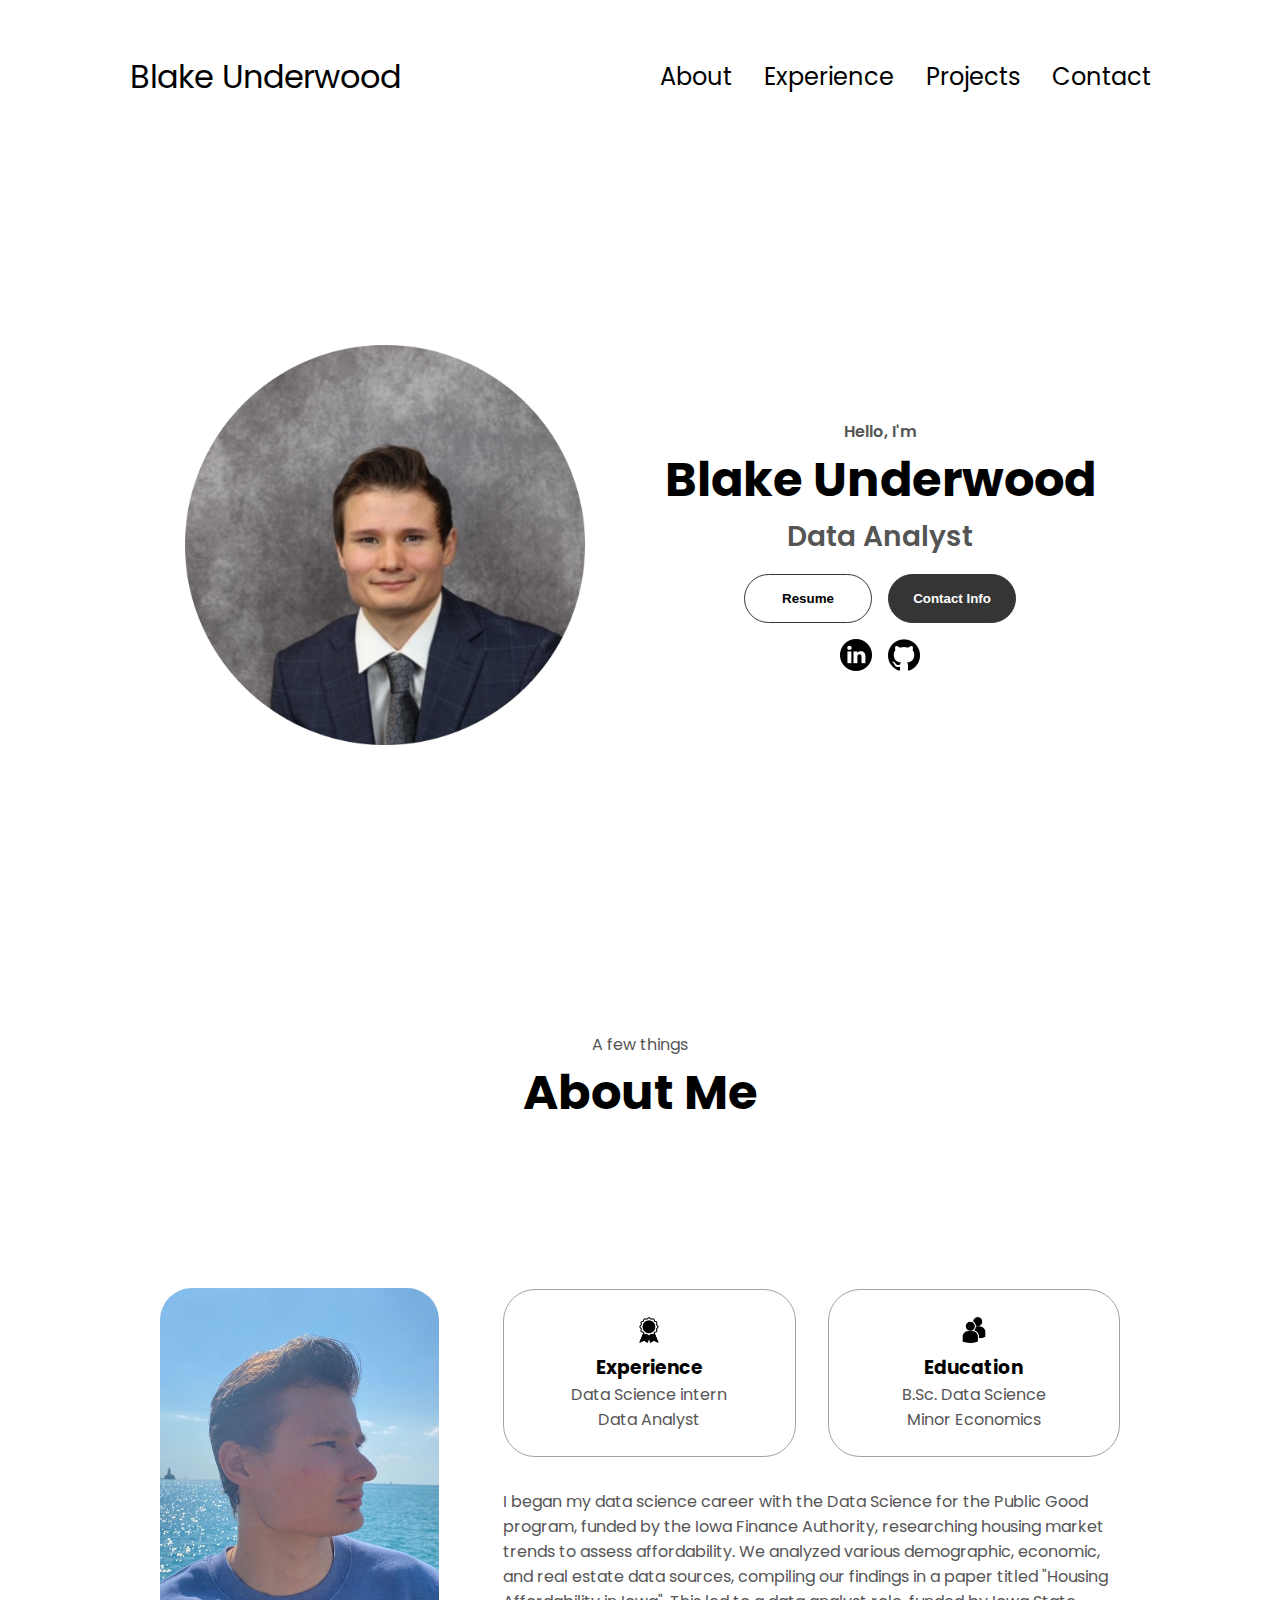
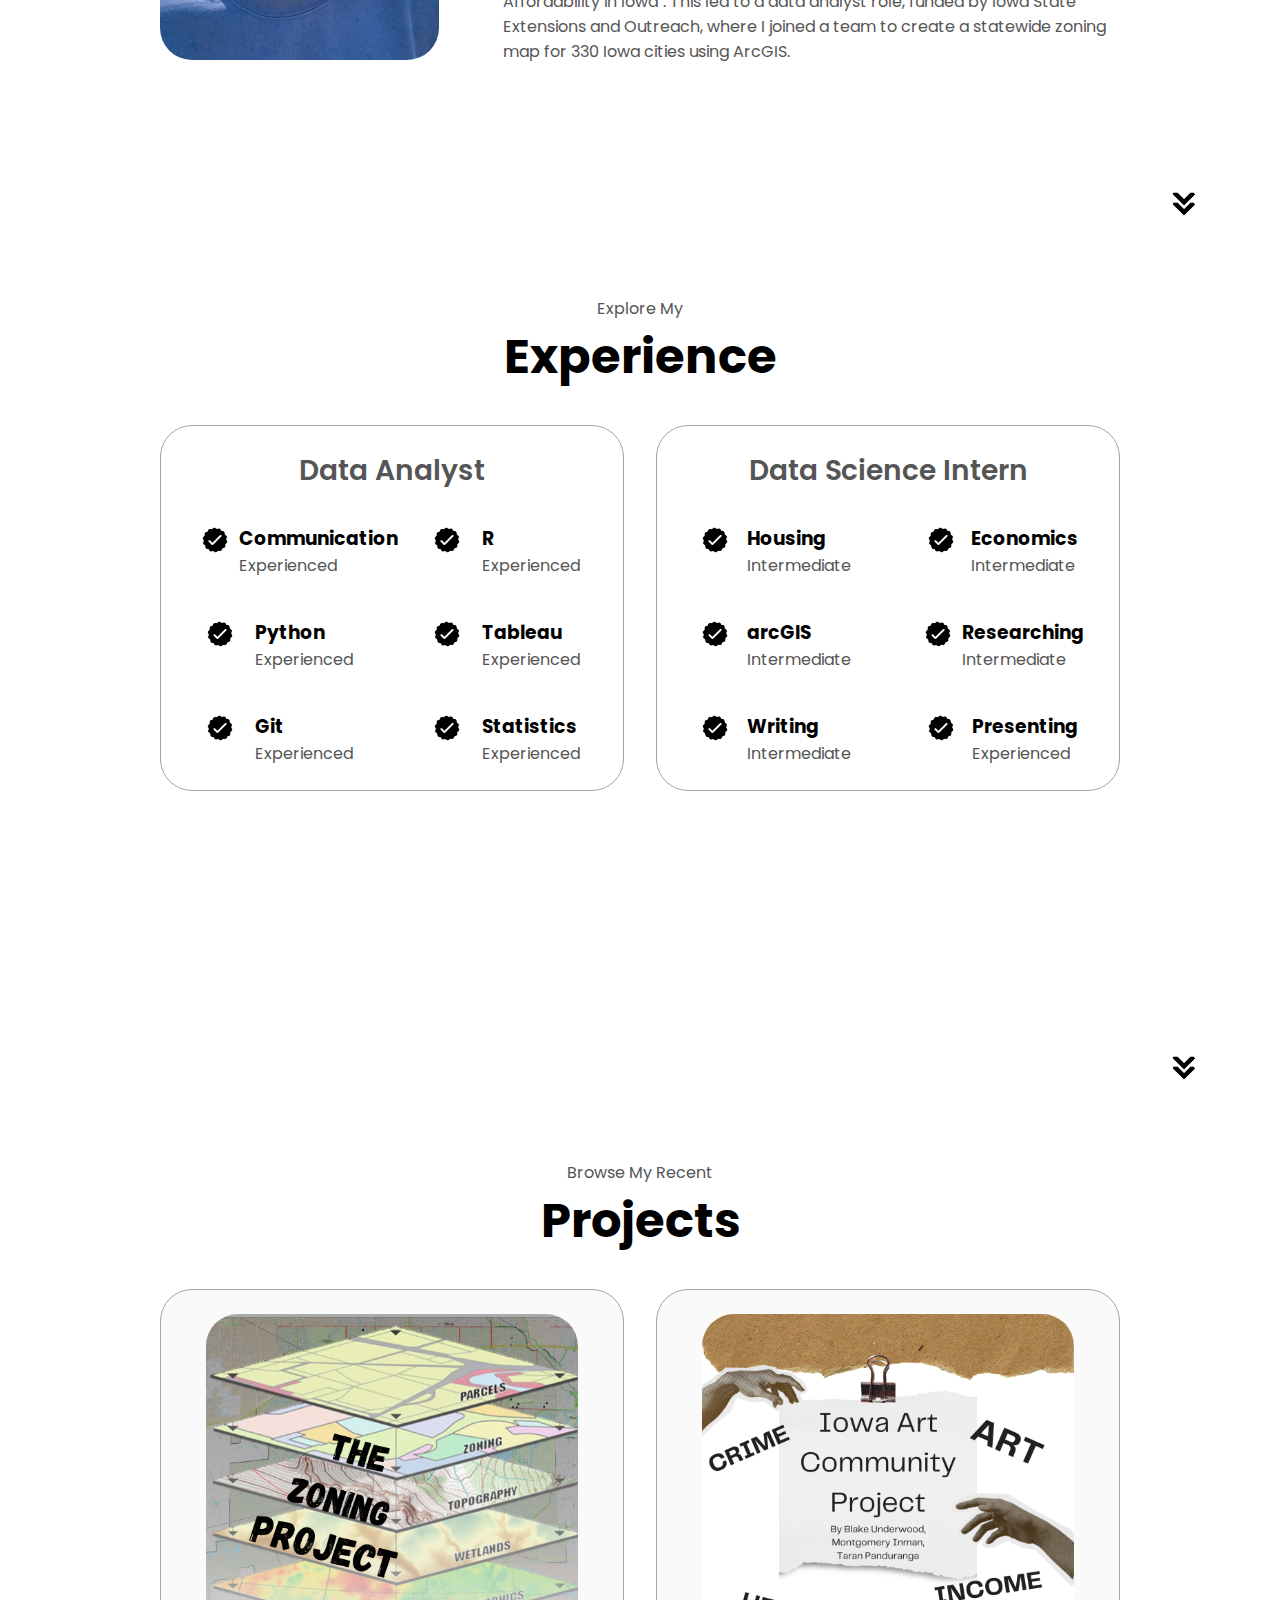
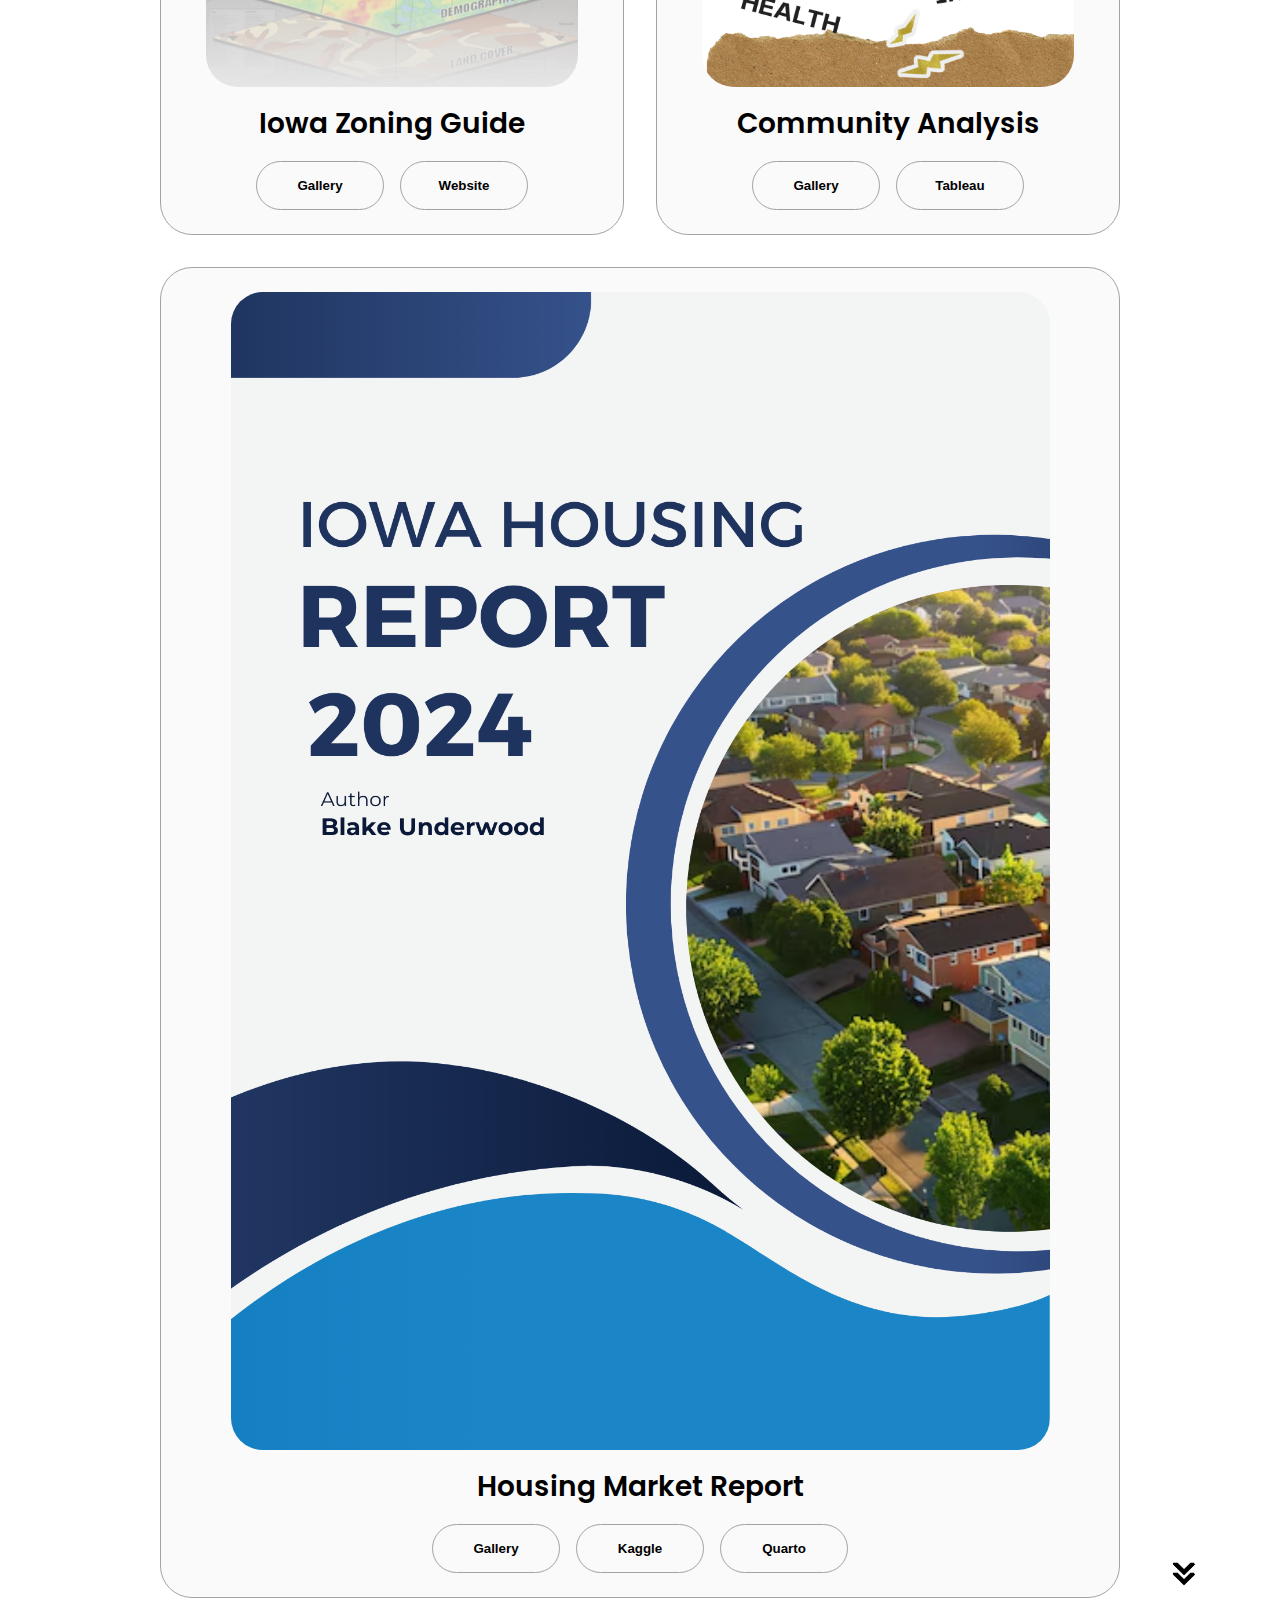
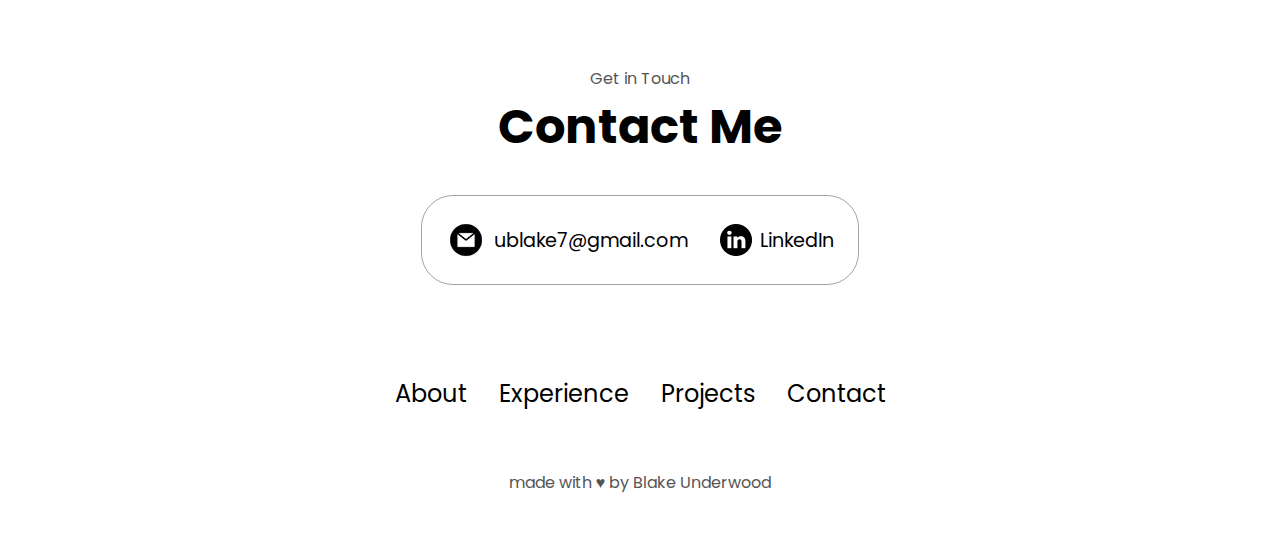
<file: index.html>
<!DOCTYPE html>
<html lang="en">
  <head>
    <meta charset="UTF-8" />
    <meta http-equiv="X-UA-Compatible" content="IE=edge" />
    <meta name="viewport" content="width=device-width, initial-scale=1.0" />
    <title>Blake Underwood</title>
    <link rel="stylesheet" href="style.css" />
    <link rel="stylesheet" href="mediaqueries.css" />
  </head>
  <body>
    <nav id="desktop-nav">
      <div class="logo">Blake Underwood</div>
      <div>
        <ul class="nav-links">
          <li><a href="#about">About</a></li>
          <li><a href="#experience">Experience</a></li>
          <li><a href="#projects">Projects</a></li>
          <li><a href="#contact">Contact</a></li>
          <!-- <li><a href="blog_overview.html">Blog</a></li> -->
        </ul>
      </div>
    </nav>
    <nav id="hamburger-nav">
      <div class="logo">Blake Underwood</div>
      <div class="hamburger-menu">
        <div class="hamburger-icon" onclick="toggleMenu()">
          <span></span>
          <span></span>
          <span></span>
        </div>
        <div class="menu-links">
          <li><a href="#about" onclick="toggleMenu()">About</a></li>
          <li><a href="#experience" onclick="toggleMenu()">Experience</a></li>
          <li><a href="#projects" onclick="toggleMenu()">Projects</a></li>
          <li><a href="#contact" onclick="toggleMenu()">Contact</a></li>
        </div>
      </div>
    </nav>
    <section id="profile">
      <div class="section__pic-container">
        <img src="./assets/headshot_circle.png" alt="profile picture" />
      </div>
      <div class="section__text">
        <p class="section__text__p1">Hello, I'm</p>
        <h1 class="title">Blake Underwood</h1>
        <p class="section__text__p2">Data Analyst</p>
        <div class="btn-container">
          <button
            class="btn btn-color-2"
            onclick="window.open('./assets/resume_9_24.pdf')"
          >
            Resume
          </button>
          <button class="btn btn-color-1" onclick="location.href='#contact'">
            Contact Info
          </button>
        </div>
        <div id="socials-container">
          <img
            src="./assets/linkedin.png"
            alt="My LinkedIn profile"
            class="icon"
            onclick="location.href='https://www.linkedin.com/in/blake-underwood-b1867a252/'"
          />
          <img
            src="./assets/github.png"
            alt="My Github profile"
            class="icon"
            onclick="location.href='https://github.com/blakeunderwood'"
          />
        </div>
      </div>
    </section>
    <section id="about">
      <p class="section__text__p1">A few things</p>
      <h1 class="title">About Me</h1>
      <div class="section-container">
        <div class="section__pic-container">
          <img
            src="./assets/side-pic.jpg"
            alt="Profile picture"
            class="about-pic"
          />
        </div>
        <div class="about-details-container">
          <div class="about-containers">
            <div class="details-container">
              <img
                src="./assets/experience.png"
                alt="Experience icon"
                class="icon"
              />
              <h3>Experience</h3>
              <p>Data Science intern</p>
              <p>Data Analyst</p>
            </div>
            <div class="details-container">
              <img
                src="./assets/education.png"
                alt="Education icon"
                class="icon"
              />
              <h3>Education</h3>
              <p>B.Sc. Data Science<br />Minor Economics</p>
            </div>
          </div>
          <div class="text-container">
          <p>
            I began my data science career with the Data Science for the Public Good program, funded by the Iowa Finance Authority, researching housing market trends to assess affordability. We analyzed various demographic, economic, and real estate data sources, compiling our findings in a paper titled "Housing Affordability in Iowa". This led to a data analyst role,  funded by Iowa State Extensions and Outreach, where I joined a team to create a statewide zoning map for 330 Iowa cities using ArcGIS.                         
          </p>
          </div>
        </div>
      </div>
      <img
        src="./assets/arrow.png"
        alt="Arrow icon"
        class="icon arrow"
      />
    </section>
    <section id="experience">
      <p class="section__text__p1">Explore My</p>
      <h1 class="title">Experience</h1>
      <div class="experience-details-container">
        <div class="about-containers">
          <div class="details-container">
            <h2 class="experience-sub-title">Data Analyst</h2>
            <div class="article-container">
              <article>
                <img
                  src="./assets/checkmark.png"
                  alt="Experience icon"
                  class="icon"
                />
                <div>
                  <h3>Communication</h3>
                  <p>Experienced</p>
                </div>
              </article>
              <article>
                <img
                  src="./assets/checkmark.png"
                  alt="Experience icon"
                  class="icon"
                />
                <div>
                  <h3>R</h3>
                  <p>Experienced</p>
                </div>
              </article>
              <article>
                <img
                  src="./assets/checkmark.png"
                  alt="Experience icon"
                  class="icon"
                />
                <div>
                  <h3>Python</h3>
                  <p>Experienced</p>
                </div>
              </article>
              <article>
                <img
                  src="./assets/checkmark.png"
                  alt="Experience icon"
                  class="icon"
                />
                <div>
                  <h3>Tableau</h3>
                  <p>Experienced</p>
                </div>
              </article>
              <article>
                <img
                  src="./assets/checkmark.png"
                  alt="Experience icon"
                  class="icon"
                />
                <div>
                  <h3>Git</h3>
                  <p>Experienced</p>
                </div>
              </article>
              <article>
                <img
                  src="./assets/checkmark.png"
                  alt="Experience icon"
                  class="icon"
                />
                <div>
                  <h3>Statistics</h3>
                  <p>Experienced</p>
                </div>
              </article>
            </div>
          </div>
          <div class="details-container">
            <h2 class="experience-sub-title">Data Science Intern</h2>
            <div class="article-container">
              <article>
                <img
                  src="./assets/checkmark.png"
                  alt="Experience icon"
                  class="icon"
                />
                <div>
                  <h3>Housing</h3>
                  <p>Intermediate</p>
                </div>
              </article>
              <article>
                <img
                  src="./assets/checkmark.png"
                  alt="Experience icon"
                  class="icon"
                />
                <div>
                  <h3>Economics</h3>
                  <p>Intermediate</p>
                </div>
              </article>
              <article>
                <img
                  src="./assets/checkmark.png"
                  alt="Experience icon"
                  class="icon"
                />
                <div>
                  <h3>arcGIS</h3>
                  <p>Intermediate</p>
                </div>
              </article>
              <article>
                <img
                  src="./assets/checkmark.png"
                  alt="Experience icon"
                  class="icon"
                />
                <div>
                  <h3>Researching</h3>
                  <p>Intermediate</p>
                </div>
              </article>
              <article>
                <img
                  src="./assets/checkmark.png"
                  alt="Experience icon"
                  class="icon"
                />
                <div>
                  <h3>Writing</h3>
                  <p>Intermediate</p>
                </div>
              </article>
              <article>
                <img
                  src="./assets/checkmark.png"
                  alt="Experience icon"
                  class="icon"
                />
                <div>
                  <h3>Presenting</h3>
                  <p>Experienced</p>
                </div>
              </article>
            </div>
          </div>
        </div>
      </div>
      <img
        src="./assets/arrow.png"
        alt="Arrow icon"
        class="icon arrow"
      />
    </section>
    <section id="projects">
      <p class="section__text__p1">Browse My Recent</p>
      <h1 class="title">Projects</h1>
      <div class="experience-details-container">
        <div class="about-containers">
          <div class="details-container color-container">
            <div class="article-container">
              <img
                src="./assets/zoning_cover.png"
                alt="Project 1"
                class="project-img"
              />
            </div>
            <h2 class="experience-sub-title project-title">Iowa Zoning Guide</h2>
            <div class="btn-container">
              <button
                class="btn btn-color-2 project-btn"
                onclick="location.href='zoning_project.html'"
              >
                Gallery
              </button>
              <button
                class="btn btn-color-2 project-btn"
                onclick="location.href='https://indicators.extension.iastate.edu/izg/'"
              >
                Website
              </button>
            </div>
          </div>
          <div class="details-container color-container">
            <div class="article-container">
              <img
                src="./assets/community_cover.png"
                alt="Project 2"
                class="project-img"
              />
            </div>
            <h2 class="experience-sub-title project-title">Community Analysis</h2>
            <div class="btn-container">
              <button
                class="btn btn-color-2 project-btn"
                onclick="location.href='community_project.html'"
                >
                Gallery
              </button>
              <button
                class="btn btn-color-2 project-btn"
                onclick="location.href='https://public.tableau.com/app/profile/blake.underwood/vizzes'"
              >
                Tableau
              </button>
            </div>
          </div>
          <div class="details-container color-container">
            <div class="article-container">
              <img
                src="./assets/01.png"
                alt="Project 3"
                class="project-img"
              />
            </div>
            <h2 class="experience-sub-title project-title">Housing Market Report</h2>
            <div class="btn-container">
              <button
                class="btn btn-color-2 project-btn"
                onclick="location.href='housing_project.html'"
              >
                Gallery
              </button>
              <button
                class="btn btn-color-2 project-btn"
                onclick="location.href='https://www.kaggle.com/code/blakeunderwood/iowa-housing-analysis?scriptVersionId=197053285'"
              >
                Kaggle
              </button>
              <button
                class="btn btn-color-2 project-btn"
                onclick="location.href='housing_blog.html'"
              >
                Quarto
              </button>
            </div>
          </div>
        </div>
      </div>
      <img
        src="./assets/arrow.png"
        alt="Arrow icon"
        class="icon arrow"
      />
    </section>
    <section id="contact">
      <p class="section__text__p1">Get in Touch</p>
      <h1 class="title">Contact Me</h1>
      <div class="contact-info-upper-container">
        <div class="contact-info-container">
          <img
            src="./assets/email.png"
            alt="Email icon"
            class="icon contact-icon email-icon"
          />
          <p><a href="mailto:ublake7@gmail.com">ublake7@gmail.com</a></p>
        </div>
        <div class="contact-info-container">
          <img
            src="./assets/linkedin.png"
            alt="LinkedIn icon"
            class="icon contact-icon"
          />
          <p><a href="https://www.linkedin.com/in/blake-underwood-b1867a252/">LinkedIn</a></p>
        </div>
      </div>
    </section>
    <footer>
      <nav>
        <div class="nav-links-container">
          <ul class="nav-links">
            <li><a href="#about">About</a></li>
            <li><a href="#experience">Experience</a></li>
            <li><a href="#projects">Projects</a></li>
            <li><a href="#contact">Contact</a></li>
          </ul>
        </div>
      </nav>
      <p>made with &hearts; by Blake Underwood</p>
    </footer>
    <script src="script.js"></script>
  </body>
</html>
</file>
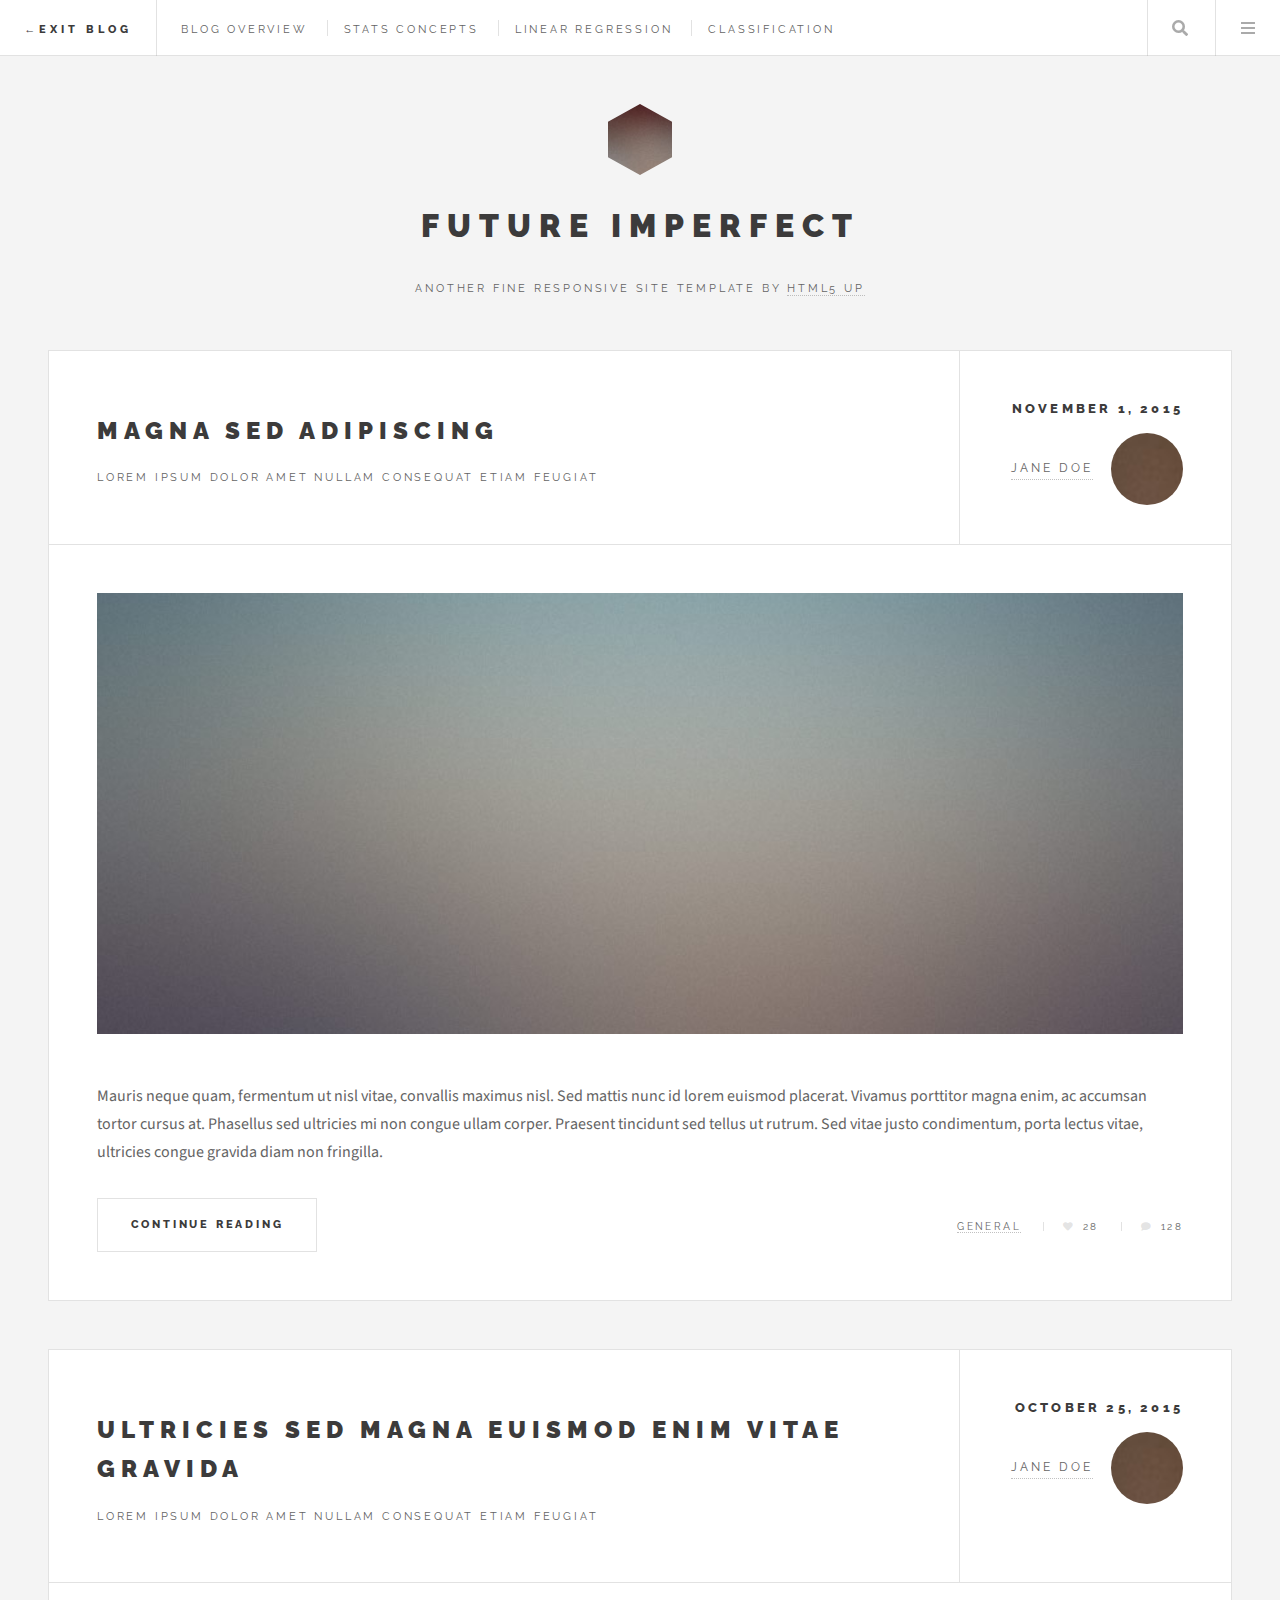
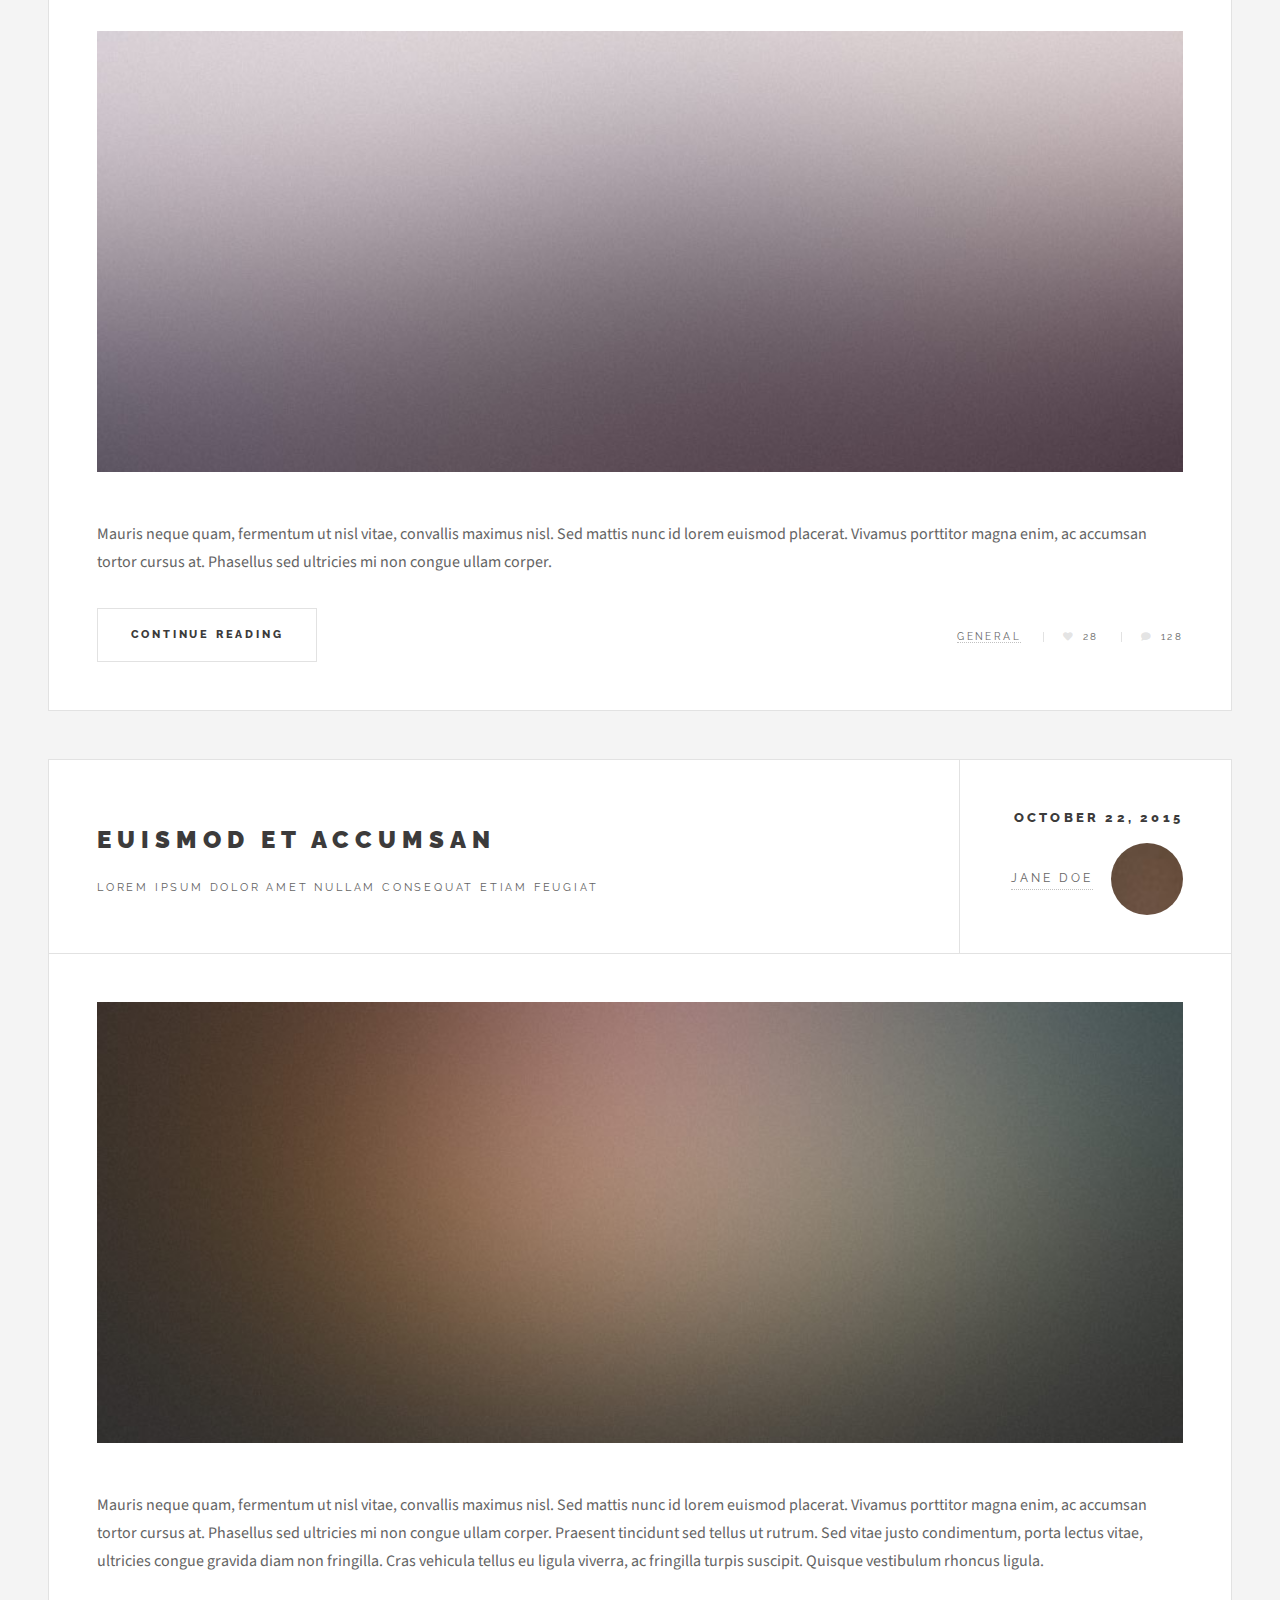
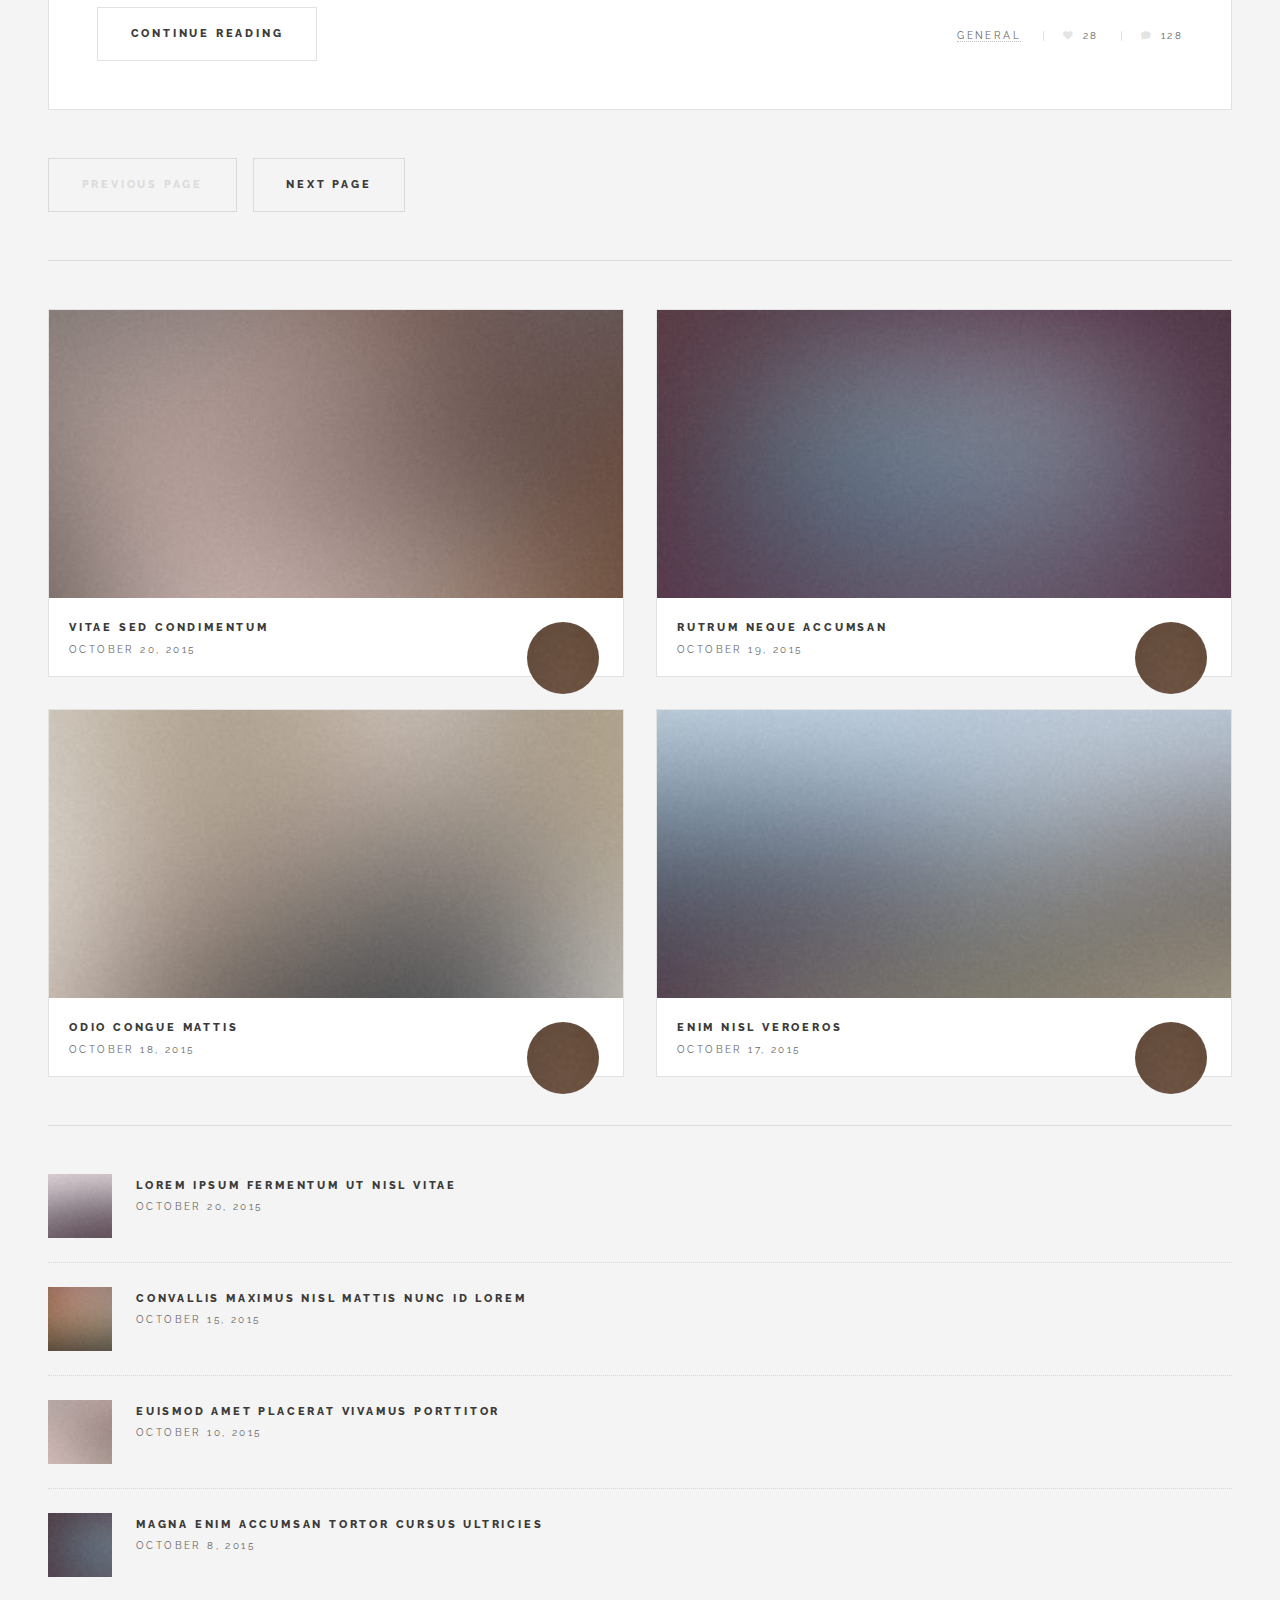
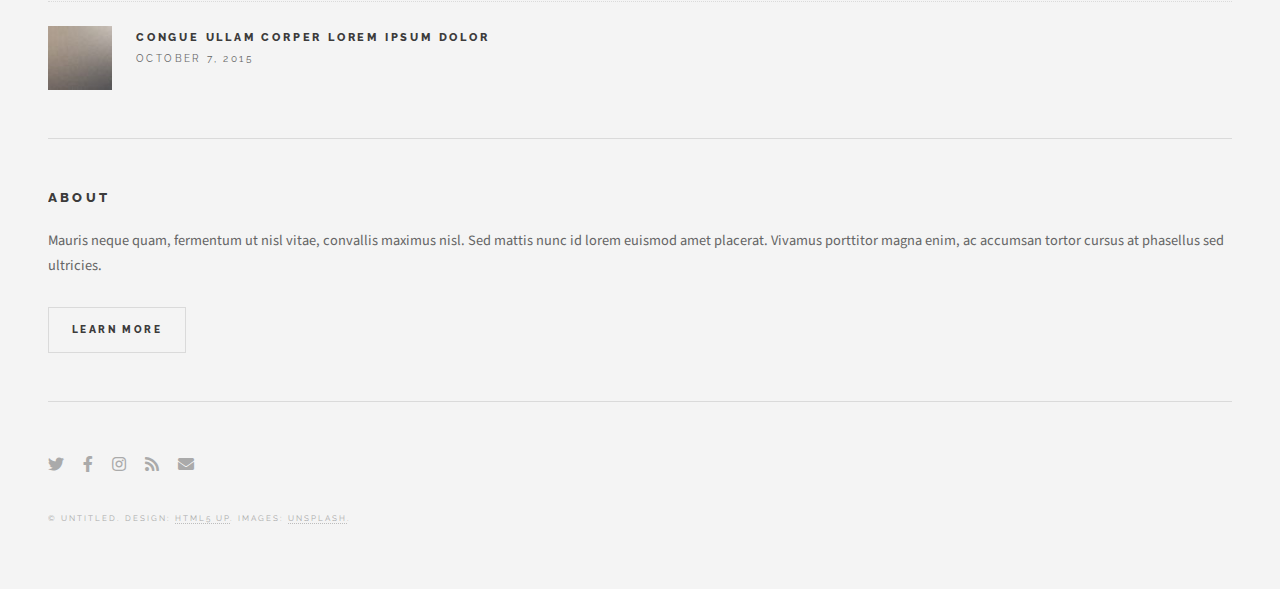
<file: classification.html>
<!DOCTYPE HTML>
<html>
	<head>
		<title>Blake Underwood Data Science Blog</title>
		<meta charset="utf-8" />
		<meta name="viewport" content="width=device-width, initial-scale=1, user-scalable=no" />
		<link rel="stylesheet" href="assets/css/main.css" />
	</head>
	<body class="is-preload">

		<!-- Wrapper -->
			<div id="wrapper">

				<!-- Header -->
					<header id="header">
						<h1><a href="index.html">&larr;exit blog</a></h1>
						<nav class="links">
							<ul>
								<li><a href="blog_overview.html">Blog Overview</a></li>
								<li><a href="#">Stats Concepts</a></li>
								<li><a href="#">Linear Regression</a></li>
								<li><a href="#">Classification</a></li>
							</ul>
						</nav>
						<nav class="main">
							<ul>
								<li class="search">
									<a class="fa-search" href="#search">Search</a>
									<form id="search" method="get" action="#">
										<input type="text" name="query" placeholder="Search" />
									</form>
								</li>
								<li class="menu">
									<a class="fa-bars" href="#menu">Menu</a>
								</li>
							</ul>
						</nav>
					</header>

				<!-- Menu -->
					<section id="menu">

						<!-- Search -->
							<section>
								<form class="search" method="get" action="#">
									<input type="text" name="query" placeholder="Search" />
								</form>
							</section>

						<!-- Links -->
							<section>
								<ul class="links">
									<li>
										<a href="#">
											<h3>Lorem ipsum</h3>
											<p>Feugiat tempus veroeros dolor</p>
										</a>
									</li>
									<li>
										<a href="#">
											<h3>Dolor sit amet</h3>
											<p>Sed vitae justo condimentum</p>
										</a>
									</li>
									<li>
										<a href="#">
											<h3>Feugiat veroeros</h3>
											<p>Phasellus sed ultricies mi congue</p>
										</a>
									</li>
									<li>
										<a href="#">
											<h3>Etiam sed consequat</h3>
											<p>Porta lectus amet ultricies</p>
										</a>
									</li>
								</ul>
							</section>

						<!-- Actions -->
							<section>
								<ul class="actions stacked">
									<li><a href="#" class="button large fit">Log In</a></li>
								</ul>
							</section>

					</section>

				<!-- Main -->
					<div id="main">

						<!-- Post -->
							<article class="post">
								<header>
									<div class="title">
										<h2><a href="single.html">Magna sed adipiscing</a></h2>
										<p>Lorem ipsum dolor amet nullam consequat etiam feugiat</p>
									</div>
									<div class="meta">
										<time class="published" datetime="2015-11-01">November 1, 2015</time>
										<a href="#" class="author"><span class="name">Jane Doe</span><img src="images/avatar.jpg" alt="" /></a>
									</div>
								</header>
								<a href="single.html" class="image featured"><img src="images/pic01.jpg" alt="" /></a>
								<p>Mauris neque quam, fermentum ut nisl vitae, convallis maximus nisl. Sed mattis nunc id lorem euismod placerat. Vivamus porttitor magna enim, ac accumsan tortor cursus at. Phasellus sed ultricies mi non congue ullam corper. Praesent tincidunt sed tellus ut rutrum. Sed vitae justo condimentum, porta lectus vitae, ultricies congue gravida diam non fringilla.</p>
								<footer>
									<ul class="actions">
										<li><a href="single.html" class="button large">Continue Reading</a></li>
									</ul>
									<ul class="stats">
										<li><a href="#">General</a></li>
										<li><a href="#" class="icon solid fa-heart">28</a></li>
										<li><a href="#" class="icon solid fa-comment">128</a></li>
									</ul>
								</footer>
							</article>

						<!-- Post -->
							<article class="post">
								<header>
									<div class="title">
										<h2><a href="single.html">Ultricies sed magna euismod enim vitae gravida</a></h2>
										<p>Lorem ipsum dolor amet nullam consequat etiam feugiat</p>
									</div>
									<div class="meta">
										<time class="published" datetime="2015-10-25">October 25, 2015</time>
										<a href="#" class="author"><span class="name">Jane Doe</span><img src="images/avatar.jpg" alt="" /></a>
									</div>
								</header>
								<a href="single.html" class="image featured"><img src="images/pic02.jpg" alt="" /></a>
								<p>Mauris neque quam, fermentum ut nisl vitae, convallis maximus nisl. Sed mattis nunc id lorem euismod placerat. Vivamus porttitor magna enim, ac accumsan tortor cursus at. Phasellus sed ultricies mi non congue ullam corper.</p>
								<footer>
									<ul class="actions">
										<li><a href="single.html" class="button large">Continue Reading</a></li>
									</ul>
									<ul class="stats">
										<li><a href="#">General</a></li>
										<li><a href="#" class="icon solid fa-heart">28</a></li>
										<li><a href="#" class="icon solid fa-comment">128</a></li>
									</ul>
								</footer>
							</article>

						<!-- Post -->
							<article class="post">
								<header>
									<div class="title">
										<h2><a href="single.html">Euismod et accumsan</a></h2>
										<p>Lorem ipsum dolor amet nullam consequat etiam feugiat</p>
									</div>
									<div class="meta">
										<time class="published" datetime="2015-10-22">October 22, 2015</time>
										<a href="#" class="author"><span class="name">Jane Doe</span><img src="images/avatar.jpg" alt="" /></a>
									</div>
								</header>
								<a href="single.html" class="image featured"><img src="images/pic03.jpg" alt="" /></a>
								<p>Mauris neque quam, fermentum ut nisl vitae, convallis maximus nisl. Sed mattis nunc id lorem euismod placerat. Vivamus porttitor magna enim, ac accumsan tortor cursus at. Phasellus sed ultricies mi non congue ullam corper. Praesent tincidunt sed tellus ut rutrum. Sed vitae justo condimentum, porta lectus vitae, ultricies congue gravida diam non fringilla. Cras vehicula tellus eu ligula viverra, ac fringilla turpis suscipit. Quisque vestibulum rhoncus ligula.</p>
								<footer>
									<ul class="actions">
										<li><a href="single.html" class="button large">Continue Reading</a></li>
									</ul>
									<ul class="stats">
										<li><a href="#">General</a></li>
										<li><a href="#" class="icon solid fa-heart">28</a></li>
										<li><a href="#" class="icon solid fa-comment">128</a></li>
									</ul>
								</footer>
							</article>

						<!-- Post -->
						<!--
							<article class="post">
								<header>
									<div class="title">
										<h2><a href="#">Elements</a></h2>
										<p>Lorem ipsum dolor amet nullam consequat etiam feugiat</p>
									</div>
									<div class="meta">
										<time class="published" datetime="2015-10-18">October 18, 2015</time>
										<a href="#" class="author"><span class="name">Jane Doe</span><img src="images/avatar.jpg" alt="" /></a>
									</div>
								</header>

								<section>
									<h3>Text</h3>
									<p>This is <b>bold</b> and this is <strong>strong</strong>. This is <i>italic</i> and this is <em>emphasized</em>.
									This is <sup>superscript</sup> text and this is <sub>subscript</sub> text.
									This is <u>underlined</u> and this is code: <code>for (;;) { ... }</code>. Finally, <a href="#">this is a link</a>.</p>
									<hr />
									<p>Nunc lacinia ante nunc ac lobortis. Interdum adipiscing gravida odio porttitor sem non mi integer non faucibus ornare mi ut ante amet placerat aliquet. Volutpat eu sed ante lacinia sapien lorem accumsan varius montes viverra nibh in adipiscing blandit tempus accumsan.</p>
									<hr />
									<h2>Heading Level 2</h2>
									<h3>Heading Level 3</h3>
									<h4>Heading Level 4</h4>
									<hr />
									<h4>Blockquote</h4>
									<blockquote>Fringilla nisl. Donec accumsan interdum nisi, quis tincidunt felis sagittis eget tempus euismod. Vestibulum ante ipsum primis in faucibus vestibulum. Blandit adipiscing eu felis iaculis volutpat ac adipiscing accumsan faucibus. Vestibulum ante ipsum primis in faucibus lorem ipsum dolor sit amet nullam adipiscing eu felis.</blockquote>
									<h4>Preformatted</h4>
									<pre><code>i = 0;

while (!deck.isInOrder()) {
  print 'Iteration ' + i;
  deck.shuffle();
  i++;
}

print 'It took ' + i + ' iterations to sort the deck.';</code></pre>
								</section>

								<section>
									<h3>Lists</h3>
									<div class="row">
										<div class="col-6 col-12-medium">
											<h4>Unordered</h4>
											<ul>
												<li>Dolor pulvinar etiam.</li>
												<li>Sagittis adipiscing.</li>
												<li>Felis enim feugiat.</li>
											</ul>
											<h4>Alternate</h4>
											<ul class="alt">
												<li>Dolor pulvinar etiam.</li>
												<li>Sagittis adipiscing.</li>
												<li>Felis enim feugiat.</li>
											</ul>
										</div>
										<div class="col-6 col-12-medium">
											<h4>Ordered</h4>
											<ol>
												<li>Dolor pulvinar etiam.</li>
												<li>Etiam vel felis viverra.</li>
												<li>Felis enim feugiat.</li>
												<li>Dolor pulvinar etiam.</li>
												<li>Etiam vel felis lorem.</li>
												<li>Felis enim et feugiat.</li>
											</ol>
											<h4>Icons</h4>
											<ul class="icons">
												<li><a href="#" class="icon brands fa-twitter"><span class="label">Twitter</span></a></li>
												<li><a href="#" class="icon brands fa-facebook-f"><span class="label">Facebook</span></a></li>
												<li><a href="#" class="icon brands fa-instagram"><span class="label">Instagram</span></a></li>
												<li><a href="#" class="icon brands fa-github"><span class="label">Github</span></a></li>
											</ul>
										</div>
									</div>
									<h3>Actions</h3>
									<div class="row">
										<div class="col-6 col-12-medium">
											<ul class="actions">
												<li><a href="#" class="button">Default</a></li>
												<li><a href="#" class="button">Default</a></li>
												<li><a href="#" class="button">Default</a></li>
											</ul>
											<ul class="actions small">
												<li><a href="#" class="button small">Small</a></li>
												<li><a href="#" class="button small">Small</a></li>
												<li><a href="#" class="button small">Small</a></li>
											</ul>
											<ul class="actions stacked">
												<li><a href="#" class="button">Default</a></li>
												<li><a href="#" class="button">Default</a></li>
												<li><a href="#" class="button">Default</a></li>
											</ul>
											<ul class="actions stacked">
												<li><a href="#" class="button small">Small</a></li>
												<li><a href="#" class="button small">Small</a></li>
												<li><a href="#" class="button small">Small</a></li>
											</ul>
										</div>
										<div class="col-6 col-12-medium">
											<ul class="actions stacked">
												<li><a href="#" class="button fit">Default</a></li>
												<li><a href="#" class="button fit">Default</a></li>
											</ul>
											<ul class="actions stacked">
												<li><a href="#" class="button small fit">Small</a></li>
												<li><a href="#" class="button small fit">Small</a></li>
											</ul>
										</div>
									</div>
								</section>

								<section>
									<h3>Table</h3>
									<h4>Default</h4>
									<div class="table-wrapper">
										<table>
											<thead>
												<tr>
													<th>Name</th>
													<th>Description</th>
													<th>Price</th>
												</tr>
											</thead>
											<tbody>
												<tr>
													<td>Item One</td>
													<td>Ante turpis integer aliquet porttitor.</td>
													<td>29.99</td>
												</tr>
												<tr>
													<td>Item Two</td>
													<td>Vis ac commodo adipiscing arcu aliquet.</td>
													<td>19.99</td>
												</tr>
												<tr>
													<td>Item Three</td>
													<td> Morbi faucibus arcu accumsan lorem.</td>
													<td>29.99</td>
												</tr>
												<tr>
													<td>Item Four</td>
													<td>Vitae integer tempus condimentum.</td>
													<td>19.99</td>
												</tr>
												<tr>
													<td>Item Five</td>
													<td>Ante turpis integer aliquet porttitor.</td>
													<td>29.99</td>
												</tr>
											</tbody>
											<tfoot>
												<tr>
													<td colspan="2"></td>
													<td>100.00</td>
												</tr>
											</tfoot>
										</table>
									</div>

									<h4>Alternate</h4>
									<div class="table-wrapper">
										<table class="alt">
											<thead>
												<tr>
													<th>Name</th>
													<th>Description</th>
													<th>Price</th>
												</tr>
											</thead>
											<tbody>
												<tr>
													<td>Item One</td>
													<td>Ante turpis integer aliquet porttitor.</td>
													<td>29.99</td>
												</tr>
												<tr>
													<td>Item Two</td>
													<td>Vis ac commodo adipiscing arcu aliquet.</td>
													<td>19.99</td>
												</tr>
												<tr>
													<td>Item Three</td>
													<td> Morbi faucibus arcu accumsan lorem.</td>
													<td>29.99</td>
												</tr>
												<tr>
													<td>Item Four</td>
													<td>Vitae integer tempus condimentum.</td>
													<td>19.99</td>
												</tr>
												<tr>
													<td>Item Five</td>
													<td>Ante turpis integer aliquet porttitor.</td>
													<td>29.99</td>
												</tr>
											</tbody>
											<tfoot>
												<tr>
													<td colspan="2"></td>
													<td>100.00</td>
												</tr>
											</tfoot>
										</table>
									</div>
								</section>

								<section>
									<h3>Buttons</h3>
									<ul class="actions">
										<li><a href="#" class="button large">Large</a></li>
										<li><a href="#" class="button">Default</a></li>
										<li><a href="#" class="button small">Small</a></li>
									</ul>
									<ul class="actions fit">
										<li><a href="#" class="button fit">Fit</a></li>
										<li><a href="#" class="button fit">Fit</a></li>
										<li><a href="#" class="button fit">Fit</a></li>
									</ul>
									<ul class="actions fit small">
										<li><a href="#" class="button fit small">Fit + Small</a></li>
										<li><a href="#" class="button fit small">Fit + Small</a></li>
										<li><a href="#" class="button fit small">Fit + Small</a></li>
									</ul>
									<ul class="actions">
										<li><a href="#" class="button icon solid fa-download">Icon</a></li>
										<li><a href="#" class="button icon solid fa-upload">Icon</a></li>
										<li><a href="#" class="button icon solid fa-save">Icon</a></li>
									</ul>
									<ul class="actions">
										<li><span class="button disabled">Disabled</span></li>
										<li><span class="button disabled icon solid fa-download">Disabled</span></li>
									</ul>
								</section>

								<section>
									<h3>Form</h3>
									<form method="post" action="#">
										<div class="row gtr-uniform">
											<div class="col-6 col-12-xsmall">
												<input type="text" name="demo-name" id="demo-name" value="" placeholder="Name" />
											</div>
											<div class="col-6 col-12-xsmall">
												<input type="email" name="demo-email" id="demo-email" value="" placeholder="Email" />
											</div>
											<div class="col-12">
												<select name="demo-category" id="demo-category">
													<option value="">- Category -</option>
													<option value="1">Manufacturing</option>
													<option value="1">Shipping</option>
													<option value="1">Administration</option>
													<option value="1">Human Resources</option>
												</select>
											</div>
											<div class="col-4 col-12-small">
												<input type="radio" id="demo-priority-low" name="demo-priority" checked>
												<label for="demo-priority-low">Low</label>
											</div>
											<div class="col-4 col-12-small">
												<input type="radio" id="demo-priority-normal" name="demo-priority">
												<label for="demo-priority-normal">Normal</label>
											</div>
											<div class="col-4 col-12-small">
												<input type="radio" id="demo-priority-high" name="demo-priority">
												<label for="demo-priority-high">High</label>
											</div>
											<div class="col-6 col-12-small">
												<input type="checkbox" id="demo-copy" name="demo-copy">
												<label for="demo-copy">Email me a copy</label>
											</div>
											<div class="col-6 col-12-small">
												<input type="checkbox" id="demo-human" name="demo-human" checked>
												<label for="demo-human">Not a robot</label>
											</div>
											<div class="col-12">
												<textarea name="demo-message" id="demo-message" placeholder="Enter your message" rows="6"></textarea>
											</div>
											<div class="col-12">
												<ul class="actions">
													<li><input type="submit" value="Send Message" /></li>
													<li><input type="reset" value="Reset" /></li>
												</ul>
											</div>
										</div>
									</form>
								</section>

								<section>
									<h3>Image</h3>
									<h4>Fit</h4>
									<div class="box alt">
										<div class="row gtr-uniform">
											<div class="col-12"><span class="image fit"><img src="images/pic02.jpg" alt="" /></span></div>
											<div class="col-4"><span class="image fit"><img src="images/pic04.jpg" alt="" /></span></div>
											<div class="col-4"><span class="image fit"><img src="images/pic05.jpg" alt="" /></span></div>
											<div class="col-4"><span class="image fit"><img src="images/pic06.jpg" alt="" /></span></div>
											<div class="col-4"><span class="image fit"><img src="images/pic06.jpg" alt="" /></span></div>
											<div class="col-4"><span class="image fit"><img src="images/pic04.jpg" alt="" /></span></div>
											<div class="col-4"><span class="image fit"><img src="images/pic05.jpg" alt="" /></span></div>
											<div class="col-4"><span class="image fit"><img src="images/pic05.jpg" alt="" /></span></div>
											<div class="col-4"><span class="image fit"><img src="images/pic06.jpg" alt="" /></span></div>
											<div class="col-4"><span class="image fit"><img src="images/pic04.jpg" alt="" /></span></div>
										</div>
									</div>
									<h4>Left &amp; Right</h4>
									<p><span class="image left"><img src="images/pic07.jpg" alt="" /></span>Fringilla nisl. Donec accumsan interdum nisi, quis tincidunt felis sagittis eget. tempus euismod. Vestibulum ante ipsum primis in faucibus vestibulum. Blandit adipiscing eu felis iaculis volutpat ac adipiscing accumsan eu faucibus. Integer ac pellentesque praesent tincidunt felis sagittis eget. tempus euismod. Vestibulum ante ipsum primis in faucibus vestibulum. Blandit adipiscing eu felis iaculis volutpat ac adipiscing accumsan eu faucibus. Integer ac pellentesque praesent. Donec accumsan interdum nisi, quis tincidunt felis sagittis eget. tempus euismod. Vestibulum ante ipsum primis in faucibus vestibulum. Blandit adipiscing eu felis iaculis volutpat ac adipiscing accumsan eu faucibus. Integer ac pellentesque praesent tincidunt felis sagittis eget. tempus euismod. Vestibulum ante ipsum primis in faucibus vestibulum. Blandit adipiscing eu felis iaculis volutpat ac adipiscing accumsan eu faucibus. Integer ac pellentesque praesent. Blandit adipiscing eu felis iaculis volutpat ac adipiscing accumsan eu faucibus. Integer ac pellentesque praesent tincidunt felis sagittis eget. tempus euismod. Vestibulum ante ipsum primis in faucibus vestibulum. Blandit adipiscing eu felis iaculis volutpat ac adipiscing accumsan eu faucibus. Integer ac pellentesque praesent.</p>
									<p><span class="image right"><img src="images/pic04.jpg" alt="" /></span>Fringilla nisl. Donec accumsan interdum nisi, quis tincidunt felis sagittis eget. tempus euismod. Vestibulum ante ipsum primis in faucibus vestibulum. Blandit adipiscing eu felis iaculis volutpat ac adipiscing accumsan eu faucibus. Integer ac pellentesque praesent tincidunt felis sagittis eget. tempus euismod. Vestibulum ante ipsum primis in faucibus vestibulum. Blandit adipiscing eu felis iaculis volutpat ac adipiscing accumsan eu faucibus. Integer ac pellentesque praesent. Donec accumsan interdum nisi, quis tincidunt felis sagittis eget. tempus euismod. Vestibulum ante ipsum primis in faucibus vestibulum. Blandit adipiscing eu felis iaculis volutpat ac adipiscing accumsan eu faucibus. Integer ac pellentesque praesent tincidunt felis sagittis eget. tempus euismod. Vestibulum ante ipsum primis in faucibus vestibulum. Blandit adipiscing eu felis iaculis volutpat ac adipiscing accumsan eu faucibus. Integer ac pellentesque praesent. Blandit adipiscing eu felis iaculis volutpat ac adipiscing accumsan eu faucibus. Integer ac pellentesque praesent tincidunt felis sagittis eget. tempus euismod. Vestibulum ante ipsum primis in faucibus vestibulum. Blandit adipiscing eu felis iaculis volutpat ac adipiscing accumsan eu faucibus. Integer ac pellentesque praesent.</p>
								</section>

							</article>
						-->

						<!-- Pagination -->
							<ul class="actions pagination">
								<li><a href="" class="disabled button large previous">Previous Page</a></li>
								<li><a href="#" class="button large next">Next Page</a></li>
							</ul>

					</div>

				<!-- Sidebar -->
					<section id="sidebar">

						<!-- Intro -->
							<section id="intro">
								<a href="#" class="logo"><img src="images/logo.jpg" alt="" /></a>
								<header>
									<h2>Future Imperfect</h2>
									<p>Another fine responsive site template by <a href="http://html5up.net">HTML5 UP</a></p>
								</header>
							</section>

						<!-- Mini Posts -->
							<section>
								<div class="mini-posts">

									<!-- Mini Post -->
										<article class="mini-post">
											<header>
												<h3><a href="single.html">Vitae sed condimentum</a></h3>
												<time class="published" datetime="2015-10-20">October 20, 2015</time>
												<a href="#" class="author"><img src="images/avatar.jpg" alt="" /></a>
											</header>
											<a href="single.html" class="image"><img src="images/pic04.jpg" alt="" /></a>
										</article>

									<!-- Mini Post -->
										<article class="mini-post">
											<header>
												<h3><a href="single.html">Rutrum neque accumsan</a></h3>
												<time class="published" datetime="2015-10-19">October 19, 2015</time>
												<a href="#" class="author"><img src="images/avatar.jpg" alt="" /></a>
											</header>
											<a href="single.html" class="image"><img src="images/pic05.jpg" alt="" /></a>
										</article>

									<!-- Mini Post -->
										<article class="mini-post">
											<header>
												<h3><a href="single.html">Odio congue mattis</a></h3>
												<time class="published" datetime="2015-10-18">October 18, 2015</time>
												<a href="#" class="author"><img src="images/avatar.jpg" alt="" /></a>
											</header>
											<a href="single.html" class="image"><img src="images/pic06.jpg" alt="" /></a>
										</article>

									<!-- Mini Post -->
										<article class="mini-post">
											<header>
												<h3><a href="single.html">Enim nisl veroeros</a></h3>
												<time class="published" datetime="2015-10-17">October 17, 2015</time>
												<a href="#" class="author"><img src="images/avatar.jpg" alt="" /></a>
											</header>
											<a href="single.html" class="image"><img src="images/pic07.jpg" alt="" /></a>
										</article>

								</div>
							</section>

						<!-- Posts List -->
							<section>
								<ul class="posts">
									<li>
										<article>
											<header>
												<h3><a href="single.html">Lorem ipsum fermentum ut nisl vitae</a></h3>
												<time class="published" datetime="2015-10-20">October 20, 2015</time>
											</header>
											<a href="single.html" class="image"><img src="images/pic08.jpg" alt="" /></a>
										</article>
									</li>
									<li>
										<article>
											<header>
												<h3><a href="single.html">Convallis maximus nisl mattis nunc id lorem</a></h3>
												<time class="published" datetime="2015-10-15">October 15, 2015</time>
											</header>
											<a href="single.html" class="image"><img src="images/pic09.jpg" alt="" /></a>
										</article>
									</li>
									<li>
										<article>
											<header>
												<h3><a href="single.html">Euismod amet placerat vivamus porttitor</a></h3>
												<time class="published" datetime="2015-10-10">October 10, 2015</time>
											</header>
											<a href="single.html" class="image"><img src="images/pic10.jpg" alt="" /></a>
										</article>
									</li>
									<li>
										<article>
											<header>
												<h3><a href="single.html">Magna enim accumsan tortor cursus ultricies</a></h3>
												<time class="published" datetime="2015-10-08">October 8, 2015</time>
											</header>
											<a href="single.html" class="image"><img src="images/pic11.jpg" alt="" /></a>
										</article>
									</li>
									<li>
										<article>
											<header>
												<h3><a href="single.html">Congue ullam corper lorem ipsum dolor</a></h3>
												<time class="published" datetime="2015-10-06">October 7, 2015</time>
											</header>
											<a href="single.html" class="image"><img src="images/pic12.jpg" alt="" /></a>
										</article>
									</li>
								</ul>
							</section>

						<!-- About -->
							<section class="blurb">
								<h2>About</h2>
								<p>Mauris neque quam, fermentum ut nisl vitae, convallis maximus nisl. Sed mattis nunc id lorem euismod amet placerat. Vivamus porttitor magna enim, ac accumsan tortor cursus at phasellus sed ultricies.</p>
								<ul class="actions">
									<li><a href="#" class="button">Learn More</a></li>
								</ul>
							</section>

						<!-- Footer -->
							<section id="footer">
								<ul class="icons">
									<li><a href="#" class="icon brands fa-twitter"><span class="label">Twitter</span></a></li>
									<li><a href="#" class="icon brands fa-facebook-f"><span class="label">Facebook</span></a></li>
									<li><a href="#" class="icon brands fa-instagram"><span class="label">Instagram</span></a></li>
									<li><a href="#" class="icon solid fa-rss"><span class="label">RSS</span></a></li>
									<li><a href="#" class="icon solid fa-envelope"><span class="label">Email</span></a></li>
								</ul>
								<p class="copyright">&copy; Untitled. Design: <a href="http://html5up.net">HTML5 UP</a>. Images: <a href="http://unsplash.com">Unsplash</a>.</p>
							</section>

					</section>

			</div>

		<!-- Scripts -->
			<script src="assets/js/jquery.min.js"></script>
			<script src="assets/js/browser.min.js"></script>
			<script src="assets/js/breakpoints.min.js"></script>
			<script src="assets/js/util.js"></script>
			<script src="assets/js/main.js"></script>

	</body>
</html>
</file>
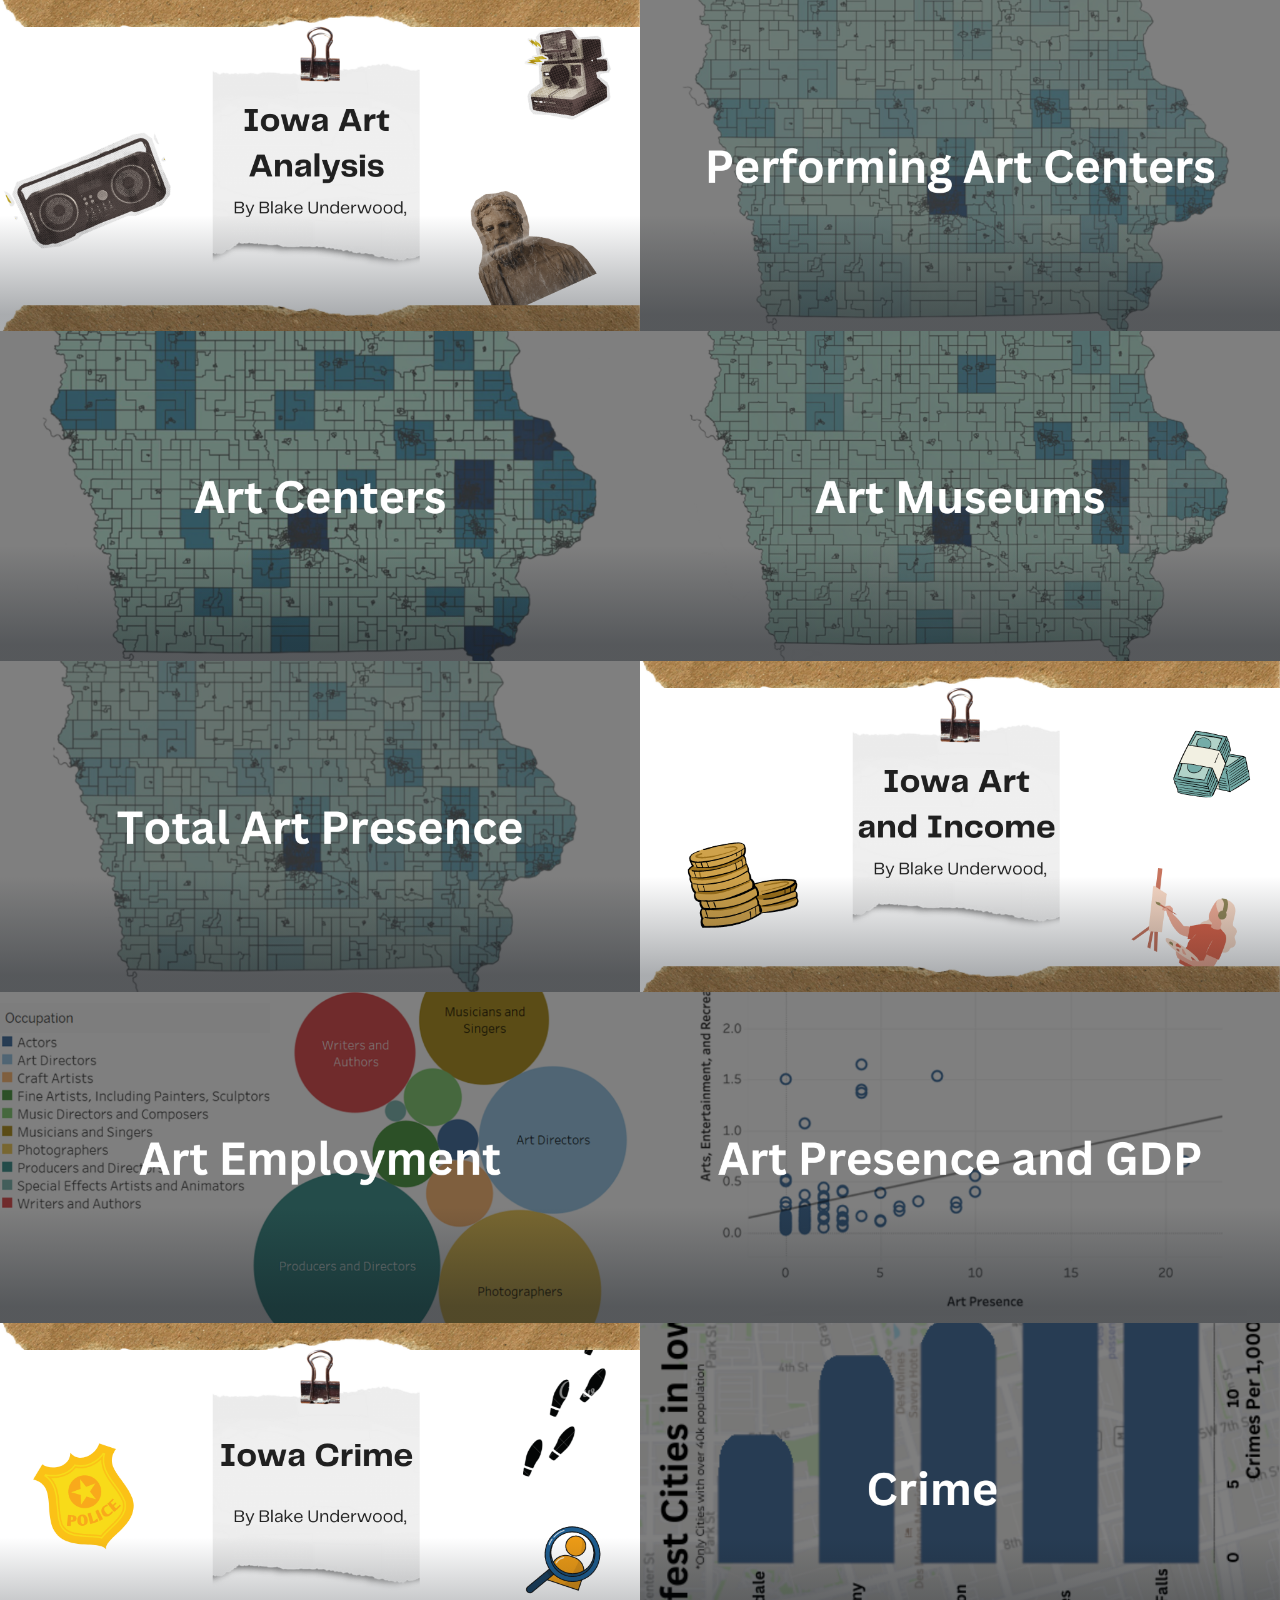
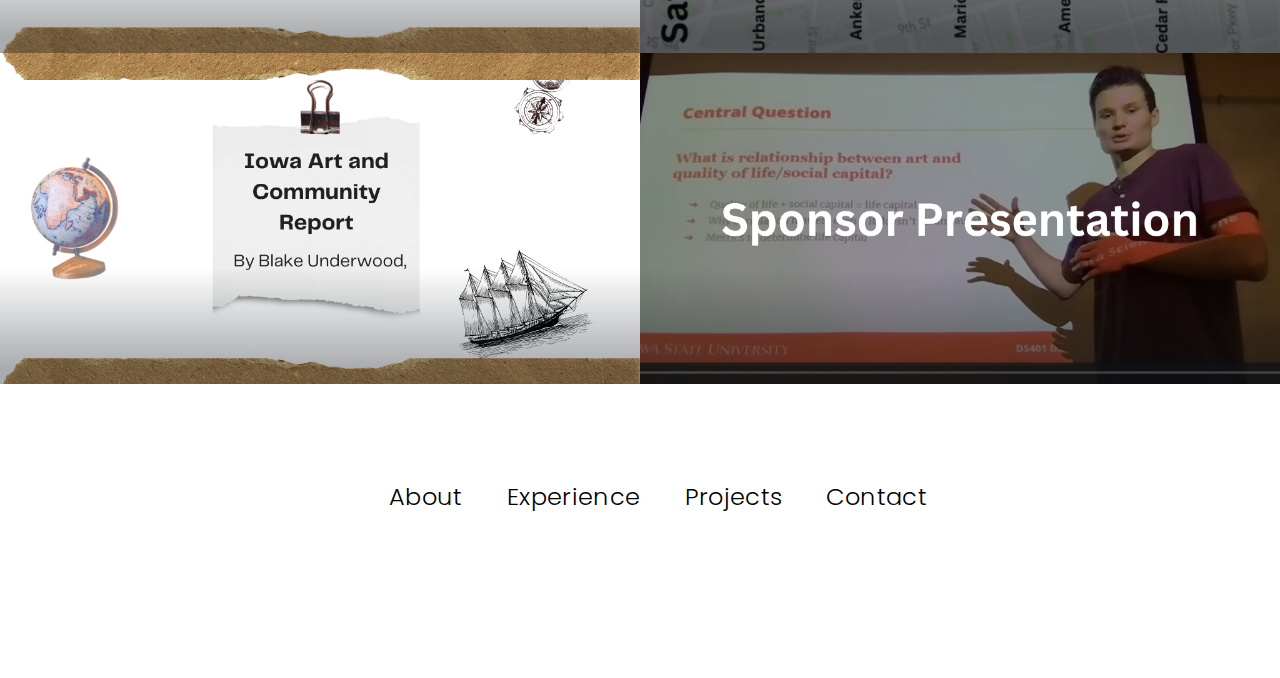
<file: community_project.html>
<!DOCTYPE HTML>
<html>
	<head>
		<meta charset="utf-8" />
		<meta name="viewport" content="width=device-width, initial-scale=1, user-scalable=no" />
		<title>Blake Underwood</title>
		<link rel="stylesheet" href="community_assests/css/main.css" />
		<noscript><link rel="stylesheet" href="community_assests/css/noscript.css" /></noscript>
		<link rel="stylesheet" href="mediaqueries.css" />
		<link rel="stylesheet" href="style.css" />
	</head>
	<body class="is-preload">

		<!-- Wrapper -->
			<div id="wrapper">
				<!-- Main -->
					<div id="main">
						<article class="thumb">
                            <a href="community_images/thumbs/art.png" class="image">
                                <img src="community_images/thumbs/art.png" alt="" />
                            </a>
                            <div class="heading-and-button">
                                <h2>Introduction</h2>
                                <button class="btn-custom" onclick="location.href='assets/art_intro.pdf'">View Intro</button>
                            </div>
                            <p>Here I introduce you to the community project, That I did for my data science capstone project at Iowa State...</p>
                        </article> 
						
						<article class="thumb">
							<a href="community_images/fulls/performing_art_centers.png" class="image"><img src="community_images/thumbs/performing_art_centers.png" alt="" /></a>
							<p>Here is a map of performing art centers across Iowa using Tableau.</p>
						</article>

						<article class="thumb">
							<a href="community_images/fulls/art_centers.png" class="image"><img src="community_images/thumbs/art_centers.png" alt="" /></a>
							<p>Here is a map of art centers across Iowa using Tableau.</p>
						</article>

						<article class="thumb">
							<a href="community_images/fulls/art_museums.png" class="image"><img src="community_images/thumbs/art_museums.png" alt="" /></a>
							<p>Here is a map of art museums across Iowa using Tableau.</p>
						</article>

						<article class="thumb">
							<a href="community_images/fulls/art_presence.png" class="image"><img src="community_images/thumbs/art_presence.png" alt="" /></a>
							<p>After weighting and combining performing art centers, art centers, and art museums I made a map showing the distribution of overall art presence in Iowa.</p>
						</article>

						<article class="thumb">
                            <a href="community_images/thumbs/art_income.png" class="image">
                                <img src="community_images/thumbs/art_income.png" alt="" />
                            </a>
                            <div class="heading-and-button">
                                <h2>Art Income</h2>
                                <button class="btn-custom" onclick="location.href='assets/art_income.pdf'">View Info</button>
                            </div>
                            <p>I look into art related jobs to see how the art community is performing economically...</p>
                        </article> 

						<article class="thumb">
							<a href="community_images/fulls/art_jobs.png" class="image"><img src="community_images/thumbs/art_jobs.png" alt="" /></a>
							<p>Here I made a tableau dashboard showing the most common art jobs in Iowa</p>
						</article>

						<article class="thumb">
							<a href="assets/art_gdp.png" class="image"><img src="community_images/thumbs/art_gdp.png" alt="" /></a>
							<p>Here I analyze the relationship between arts and entertainment gdp and the art presence variable I made earlier.</p>
						</article>

						<article class="thumb">
                            <a href="community_images/fulls/crime.png" class="image">
                                <img src="community_images/thumbs/crime.png" alt="" />
                            </a>
                            <div class="heading-and-button">
                                <h2>Crime</h2>
                                <button class="btn-custom" onclick="location.href='assets/crime_analysis.pdf'">View Info</button>
                            </div>
                            <p>I look into crime across Iowa and find some interesting findings in my analysis...</p>
                        </article> 

						<article class="thumb">
							<a href="community_images/fulls/safest_cities.png" class="image"><img src="community_images/thumbs/crime_analysis.png" alt="" /></a>
							<p>Here I made a tableau dashboard showing the safest cities in Iowa by crime rate.</p>
						</article>

						<article class="thumb">
							<a href="community_images/thumbs/final.png" class="image"><img src="community_images/thumbs/final.png" alt="" /></a>
							<div class="heading-and-button">
                                <h2>Research Report</h2>
                                <button class="btn-custom" onclick="location.href='assets/art_final.pdf'">View Report</button>
                            </div>
                            <p>Our research report for our community project...</p>
						</article>

						<article class="thumb">
                            <a href="community_images/fulls/presentation_full.png" class="image">
                                <img src="community_images/thumbs/art_p.png" alt="" />
                            </a>
                            <div class="heading-and-button">
                                <h2>Presentation</h2>
                                <button class="btn-custom" onclick="location.href='assets/community_presentation.mp4'">View</button>
                            </div>
                            <p>I present my part of the community project first talking about the purpose of our project then move on to our reseearch...</p>
                        </article>  
					</div>
			</div>
		<footer class="footer" style="margin-top: 60px; margin-bottom: -100px;">
				<nav>
				  <div class="nav-links-container" >
					<ul class="nav-links">
					  <li><a href="index.html#about">About</a></li>
					  <li><a href="index.html#experience">Experience</a></li>
					  <li><a href="index.html#projects">Projects</a></li>
					  <li><a href="index.html#contact">Contact</a></li>
					</ul>
				  </div>
				</nav>
			</footer>
		<!-- Scripts -->
			<script src="community_assests/js/jquery.min.js"></script>
			<script src="community_assests/js/jquery.poptrox.min.js"></script>
			<script src="community_assests/js/browser.min.js"></script>
			<script src="community_assests/js/breakpoints.min.js"></script>
			<script src="community_assests/js/util.js"></script>
			<script src="community_assests/js/main.js"></script>
			<script src="script.js"></script>

	</body>
</html>
</file>
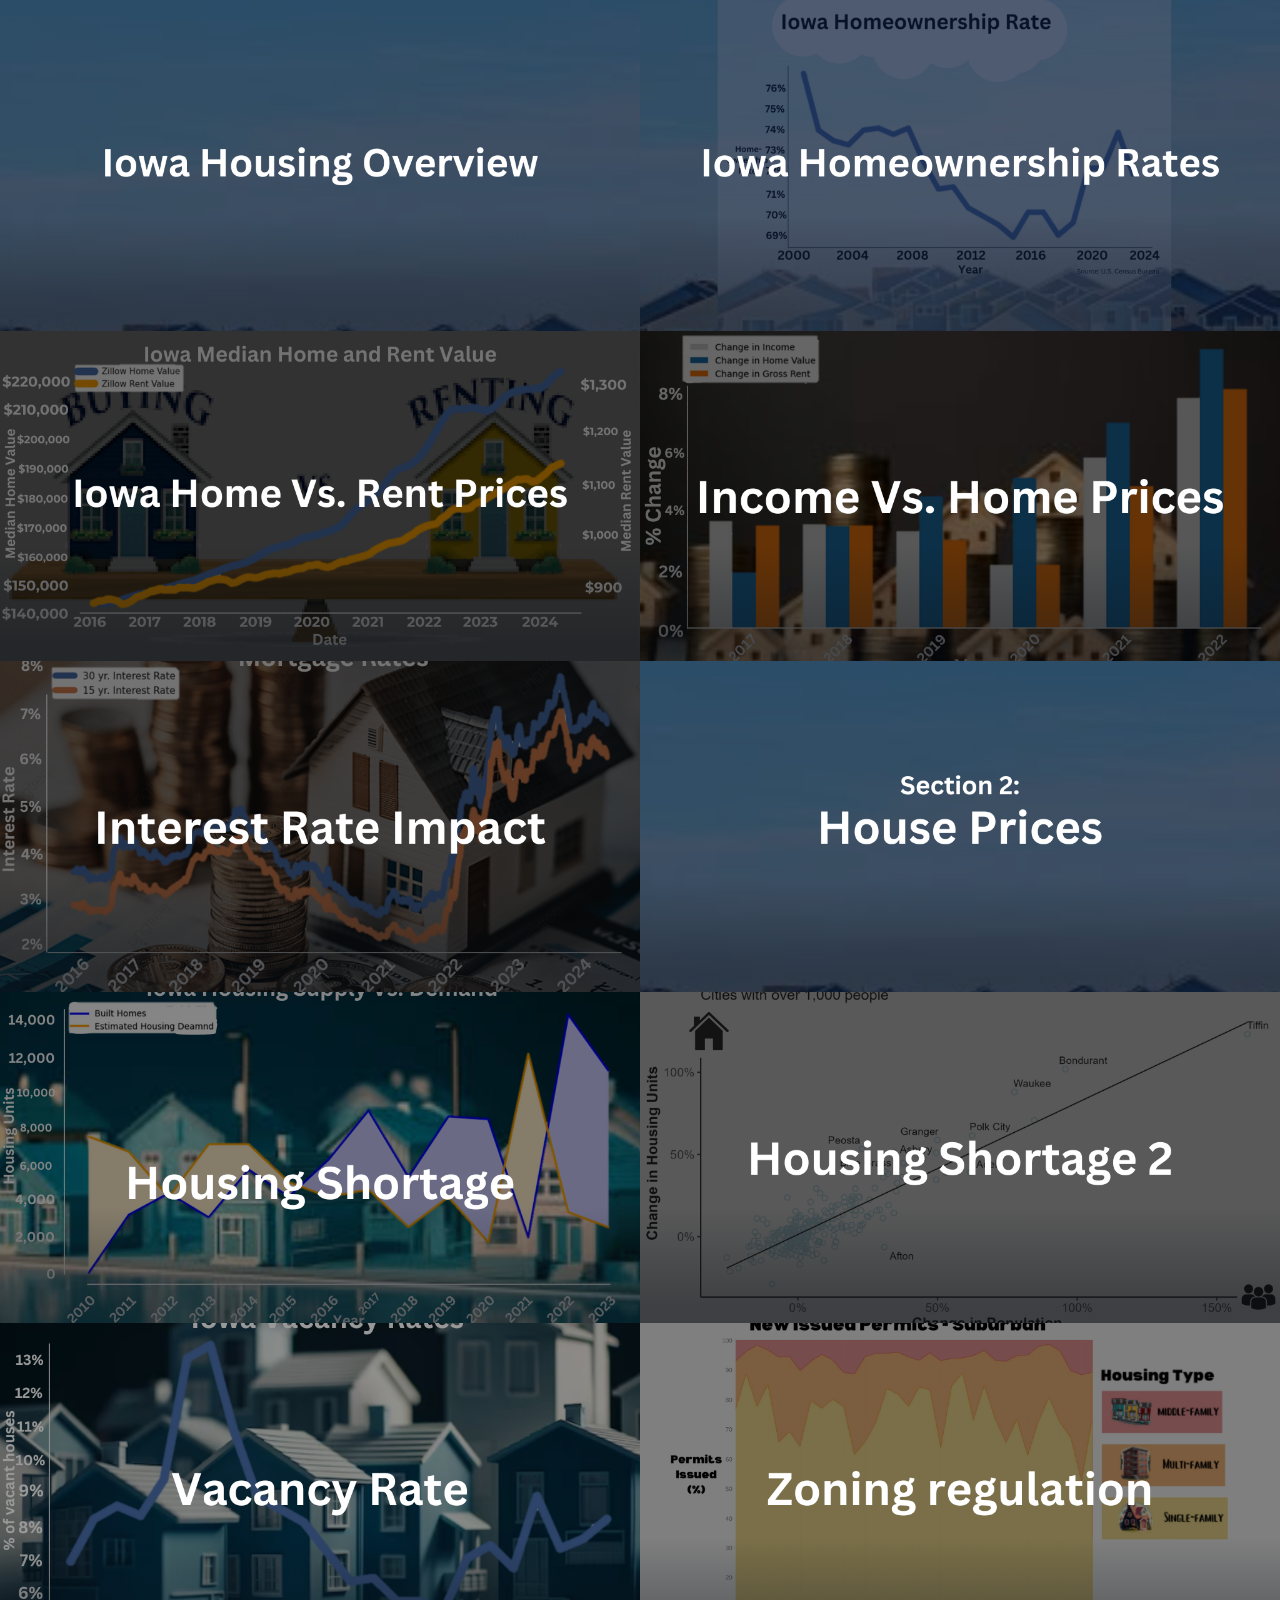
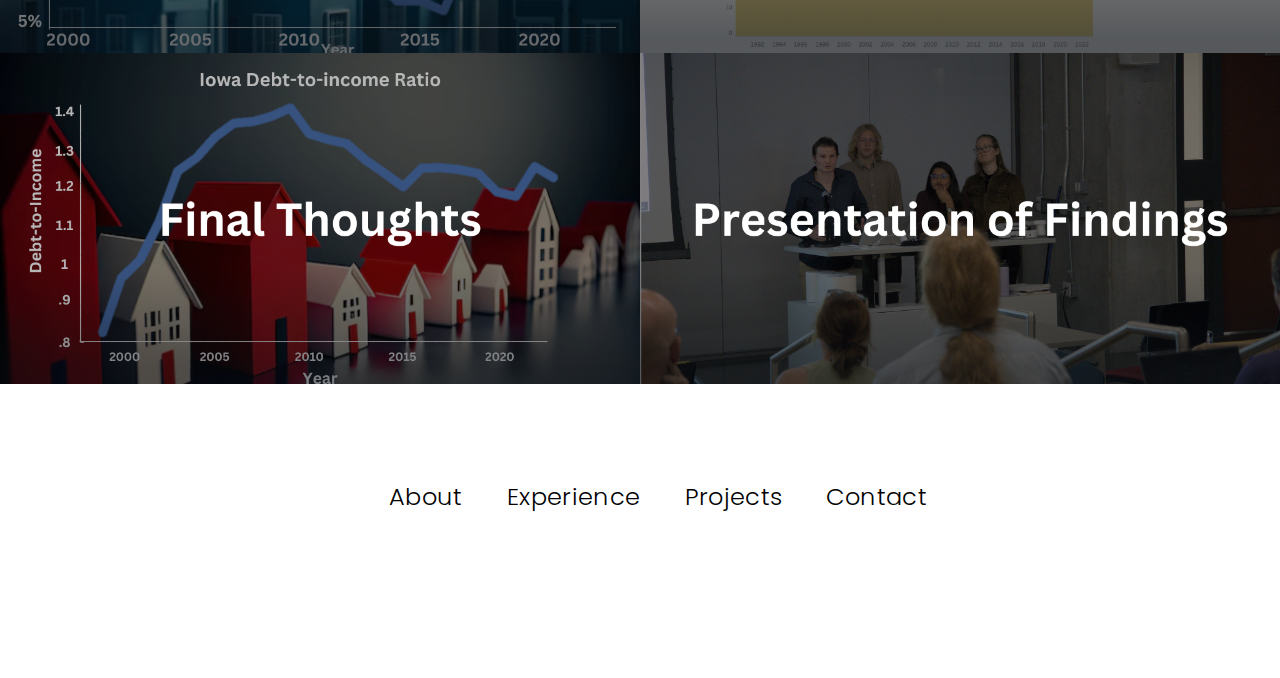
<file: housing_project.html>
<!DOCTYPE HTML>
<html>
	<head>
		<meta charset="utf-8" />
		<meta name="viewport" content="width=device-width, initial-scale=1, user-scalable=no" />
		<title>Blake Underwood</title>
		<link rel="stylesheet" href="community_assests/css/main.css" />
		<noscript><link rel="stylesheet" href="community_assests/css/noscript.css" /></noscript>
		<link rel="stylesheet" href="mediaqueries.css" />
		<link rel="stylesheet" href="style.css" />
	</head>
	<body class="is-preload">

		<!-- Wrapper -->
			<div id="wrapper">
				<!-- Main -->
					<div id="main">
						<article class="thumb">
                            <a href="community_images/fulls/01.png" class="image">
                                <img src="community_images/thumbs/01.png" alt="" />
                            </a>
                            <div class="heading-and-button">
                                <h2>Project Overview</h2>
                                <button class="btn-custom" onclick="location.href='assets/intro.pdf'">View Report</button>
                            </div>
                            <p>Welcome to my project. Click "View Report" to get introduced to my project...</p>
                        </article> 

						<article class="thumb">
                            <a href="community_images/fulls/housing_project_cover.png" class="image">
                                <img src="community_images/thumbs/homeownership.png" alt="" />
                            </a>
                            <div class="heading-and-button">
                                <h2>Homeownership</h2>
                                <button class="btn-custom" onclick="location.href='assets/Homeownership_analysis.pdf'">View Report</button>
                            </div>
                            <p>I look into my first metric for assessing affordability; Homeownership Rate...</p>
                        </article>   
 
						<article class="thumb">
                            <a href="community_images/fulls/house_rent.png" class="image">
                                <img src="community_images/thumbs/home_rent.png" alt="" />
                            </a>
                            <div class="heading-and-button">
                                <h2>Housing Price Analysis</h2>
                                <button class="btn-custom" onclick="location.href='assets/housing_price_analysis.pdf'">View Report</button>
                            </div>
                            <p>I take a look at my second metric for assessing housing affordability in Iowa by comparing housing to rent prices...</p>
                        </article>  

						<article class="thumb">
                            <a href="community_images/fulls/income.png" class="image">
                                <img src="community_images/thumbs/income.png" alt="" />
                            </a>
                            <div class="heading-and-button">
                                <h2>Income Analysis</h2>
                                <button class="btn-custom" onclick="location.href='assets/income_analysis.pdf'">View Report</button>
                            </div>
                            <p>Here I take a look at the relationship between changing income and changing house prices to give us an even better idea of what rising house prices feels like to Iowans who work...</p>
                        </article>  

						<article class="thumb">
                            <a href="community_images/fulls/interest_rate.png" class="image">
                                <img src="community_images/thumbs/interest_rate.png" alt="" />
                            </a>
                            <div class="heading-and-button">
                                <h2>Interest Rate Analysis</h2>
                                <button class="btn-custom" onclick="location.href='assets/interest_rate_analysis.pdf'">View Report</button>
                            </div>
                            <p>I take a look at home when changes the federal funds rate how it changes the mortgage rate and that's effect on Iowa housing affordability...</p>
                        </article>  

						<article class="thumb">
                            <a href="community_images/fulls/house_prices_intro.png" class="image">
                                <img src="community_images/thumbs/house_prices.png" alt="" />
                            </a>
                            <div class="heading-and-button">
                                <h2>Price Overview</h2>
                                <button class="btn-custom" onclick="location.href='assets/house_prices_intro.pdf'">View Report</button>
                            </div>
                            <p>In this report I will introduce the next part of my paper where we will look at why house prices have been rising in Iowa...</p>
                        </article>  

						<article class="thumb">
                            <a href="community_images/fulls/housing_shortage.png" class="image">
                                <img src="community_images/thumbs/housing_shortage.png" alt="" />
                            </a>
                            <div class="heading-and-button">
                                <h2>Housing shortage</h2>
                                <button class="btn-custom" onclick="location.href='assets/housing_shortage_analysis.pdf'">View Report</button>
                            </div>
                            <p>In this report I will start to analyze whether Iowa is experiencing a housing shortage by first looking at housing supply and demand...</p>
                        </article>  

						<article class="thumb">
                            <a href="community_images/fulls/housing_shortage_second.png" class="image">
                                <img src="community_images/thumbs/housing_shortage_second.png" alt="" />
                            </a>
                            <div class="heading-and-button">
                                <h2>Housing shortage 2</h2>
                                <button class="btn-custom" onclick="location.href='assets/housing_shortage_second_analysis.html'">View Report</button>
                            </div>
                            <p>Here I look deeper into housing/population changes and other factors that are relevant when looking for a housing shortage...</p>
                        </article> 

						<article class="thumb">
                            <a href="community_images/fulls/vacancy_rate.png" class="image">
                                <img src="community_images/thumbs/vacancy_rate.png" alt="" />
                            </a>
                            <div class="heading-and-button">
                                <h2>Vacany rates</h2>
                                <button class="btn-custom" onclick="location.href='assets/vacancy_rate_analysis.pdf'">View Report</button>
                            </div>
                            <p>I look at vacancy rates as a metric for assessing potential housing speculation...</p>
                        </article> 

						<article class="thumb">
                            <a href="community_images/fulls/zoning.png" class="image">
                                <img src="community_images/thumbs/zoning.png" alt="" />
                            </a>
                            <div class="heading-and-button">
                                <h2>Permit Types</h2>
                                <button class="btn-custom" onclick="location.href='assets/zoning_analysis.mp4'">View Demo</button>
                            </div>
                            <p>Here I purpose that there could be an oversupply of single family housing in Iowa due to zoning laws...</p>
                        </article> 

						<article class="thumb">
                            <a href="community_images/fulls/debt.png" class="image">
                                <img src="community_images/thumbs/debt.png" alt="" />
                            </a>
                            <div class="heading-and-button">
                                <h2>Conclusion</h2>
                                <button class="btn-custom" onclick="location.href='assets/debt_analysis.pdf'">View Report</button>
                            </div>
                            <p>in my last analysis I close things out by looking at the debt to income ratio in iowa then give my final thoughts...</p>
                        </article> 

						<article class="thumb">
                            <a href="community_images/thumbs/presentation.jpg" class="image">
                                <img src="community_images/thumbs/p.png" alt="" /> 
                            </a>
                            <div class="heading-and-button">
                                <h2>Presentation</h2>
                                <button class="btn-custom" onclick="location.href='assets/presentation.mp4'">View</button>
                            </div>
                            <p>I present my part of the project which includes work from the above analysis for Iowa housing...</p>
                        </article>  
					</div>
			</div>
		<footer class="footer" style="margin-top: 60px; margin-bottom: -100px;">
				<nav>
				  <div class="nav-links-container" >
					<ul class="nav-links">
					  <li><a href="index.html#about">About</a></li>
					  <li><a href="index.html#experience">Experience</a></li>
					  <li><a href="index.html#projects">Projects</a></li>
					  <li><a href="index.html#contact">Contact</a></li>
					</ul>
				  </div>
				</nav>
			</footer>
		<!-- Scripts -->
			<script src="community_assests/js/jquery.min.js"></script>
			<script src="community_assests/js/jquery.poptrox.min.js"></script>
			<script src="community_assests/js/browser.min.js"></script>
			<script src="community_assests/js/breakpoints.min.js"></script>
			<script src="community_assests/js/util.js"></script>
			<script src="community_assests/js/main.js"></script>
			<script src="script.js"></script>

	</body>
</html>
</file>
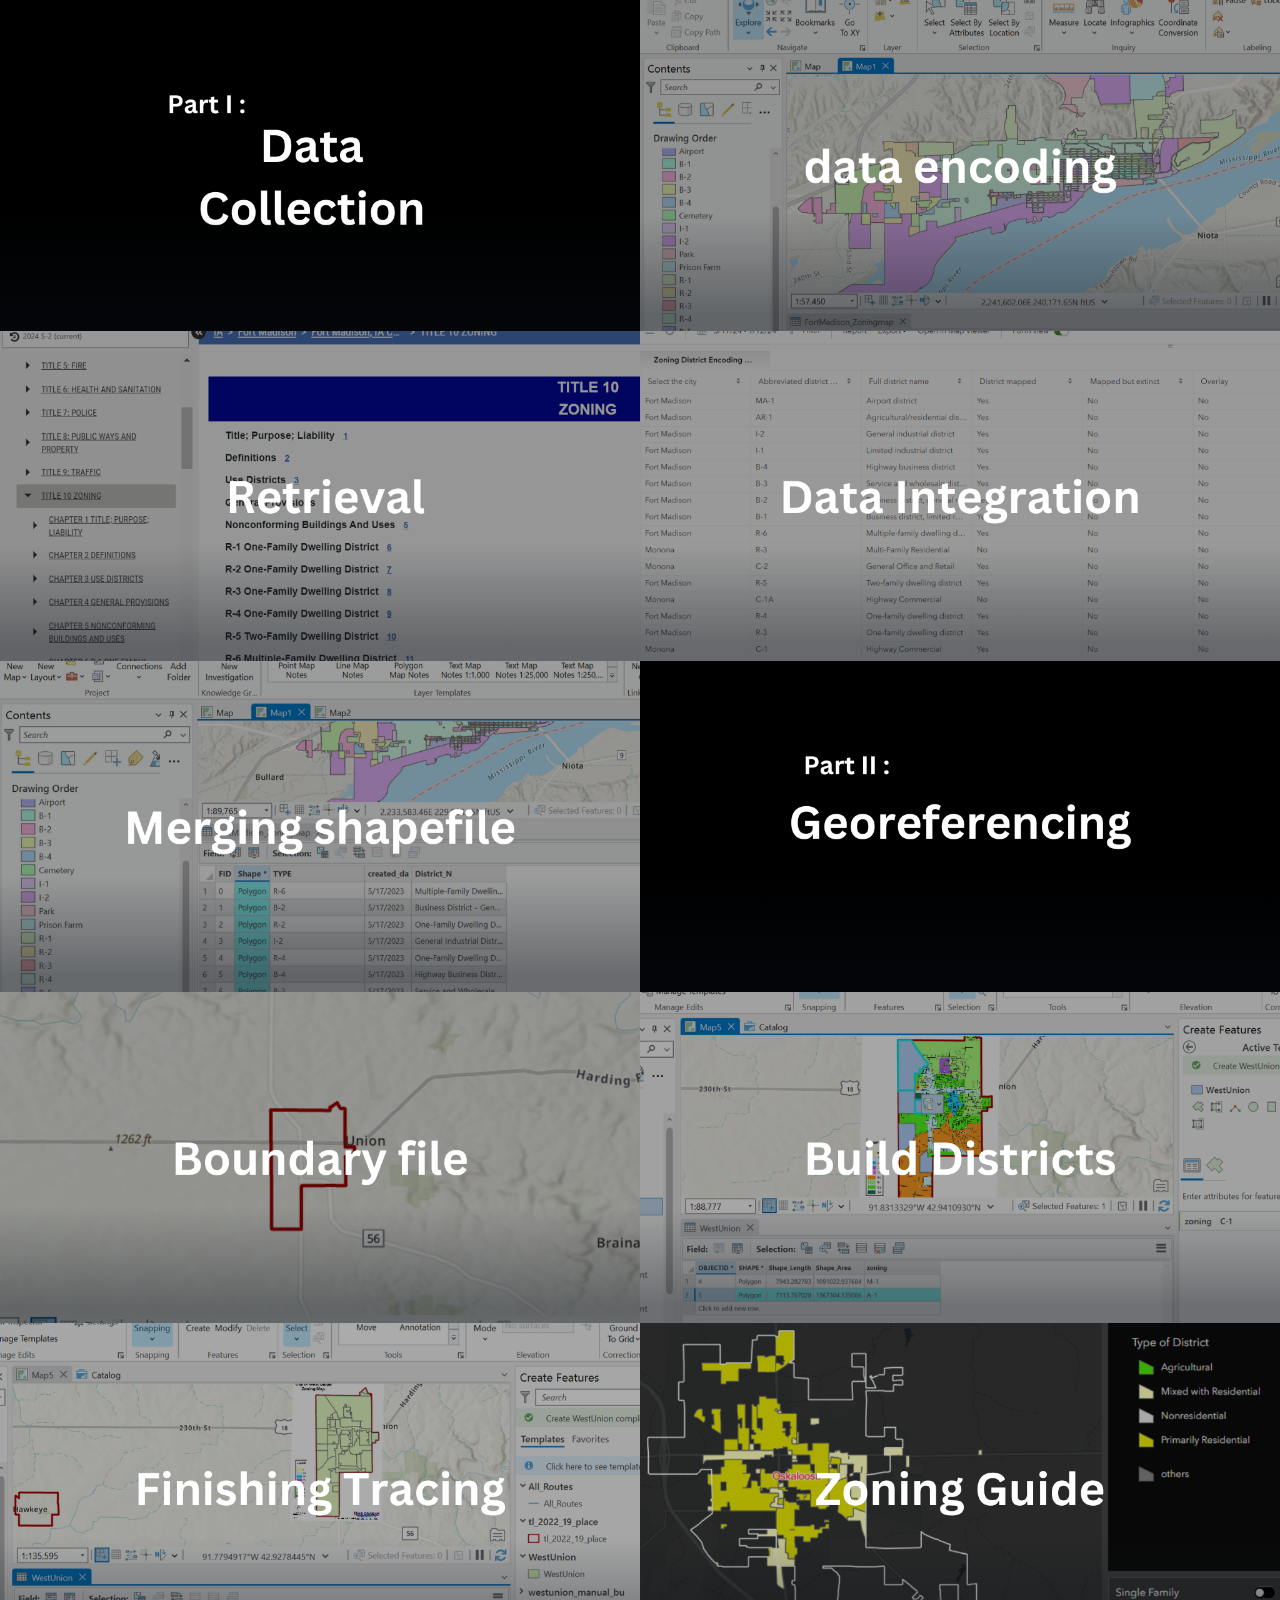
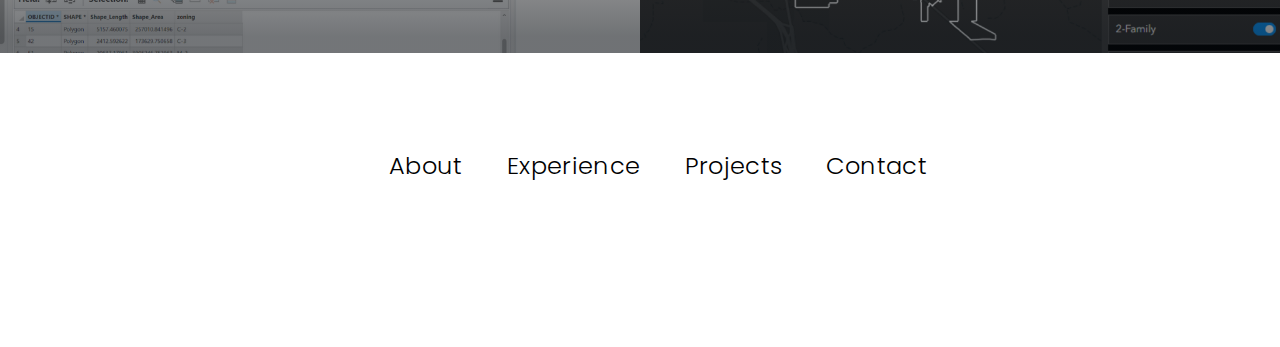
<file: zoning_project.html>
<!DOCTYPE HTML>
<html>
	<head>
		<meta charset="utf-8" />
		<meta name="viewport" content="width=device-width, initial-scale=1, user-scalable=no" />
		<title>Blake Underwood</title>
		<link rel="stylesheet" href="community_assests/css/main.css" />
		<noscript><link rel="stylesheet" href="community_assests/css/noscript.css" /></noscript>
		<link rel="stylesheet" href="mediaqueries.css" />
		<link rel="stylesheet" href="style.css" />
	</head>
	<body class="is-preload">

		<!-- Wrapper -->
			<div id="wrapper">
				<!-- Main -->
					<div id="main">

						<article class="thumb">
							<a href="community_images/fulls/partone.png" class="image"><img src="community_images/thumbs/partone.png" alt="" /></a>
							<p>The next 4 slides will show the data collection process for this project. In this part of the project we collected data from city zoning laws and zoning maps in order to build our zoning project dataset stored in multiple files for arcGIS. </p>
						</article>

						<article class="thumb">
                            <a href="community_images/fulls/data_encode.png" class="image">
                                <img src="community_images/thumbs/data_encoding.png" alt="" />
                            </a>
                            <div class="heading-and-button">
                                <h2>Data Collection</h2>
                            </div>
                            <p>In this first step of the zoning guide project the team and I are trying to build data in arcGIS like you see in the image above by using a cities zoning ordinance (as of sept. 2024 we've done 166 cities).</p>
                        </article> 
						
						<article class="thumb">
							<a href="community_images/fulls/retrieval.png" class="image"><img src="community_images/thumbs/retrieval.png" alt="" /></a>
							<p>Starting with no data we first collect data from each cities zoning ordinance. We collect data on zoning district, bulk regulations, off-street parking, mobile homes, and other information regarding housing.</p>
						</article>

						<article class="thumb">
							<a href="community_images/fulls/data_integration.png" class="image"><img src="community_images/thumbs/data_integration.png" alt="" /></a>
							<p>After collecting the data from the zoning ordinance we put all our data for each city on a single dataset.</p>
						</article>

						<article class="thumb">
							<a href="community_images/fulls/merge.png" class="image"><img src="community_images/thumbs/merge.png" alt="" /></a>
							<p>In this final stage of the data collection phase we check to see if we have a shapefile for the given city we are working on(example above does). If we do then we merge the shapefile data with the encoded data in arcGIS otherwise we go to georeferencing which is our next step.</p>
						</article>

						<article class="thumb">
							<a href="community_images/fulls/parttwo.png" class="image"><img src="community_images/thumbs/parttwo.png" alt="" /></a>
							<p>The next 4 slides will show the georeferencing process. We contacted the city hall members to see if they had a shapefile for there zoning map available. If they only had a pdf map then we had to convert that into a shapefile by georeferencing in arcGIS.</p>
						</article> 

						<article class="thumb">
							<a href="community_images/fulls/boundary.png" class="image"><img src="community_images/thumbs/boundary.png" alt="" /></a>
							<p>I start by converting the pdf zoning map in a tiff file usually done in photoshop. I open the city boundary file and outline each city boundary line in red. Lastly I import my new tiff file into the city boundary file and use the georeference function in arcGIS to align the tiff file image along the correct city boundary in this case West Union.</p>
						</article>

						<article class="thumb">
							<a href="community_images/fulls/districts.png" class="image"><img src="community_images/thumbs/districts.png" alt="" /></a>
							<p>With the map layers aligned, I will proceed to create district polygons using ArcGIS's "Create Features" tool. By tracing new polygons over the district lines delineated in the TIFF file map, I will generate the necessary shapefile data for West Union's individual districts.</p>
						</article>

						<article class="thumb">
                            <a href="community_images/fulls/tracing.png" class="image">
                                <img src="community_images/thumbs/tracing.png" alt="" />
                            </a>
                            <div class="heading-and-button">
                                <h2>Shapefile Created</h2>
                                <button class="btn-custom" onclick="location.href='assets/changes.mp4'">View demo</button>
                            </div>
                            <p>After maping each district I am usually left with about a 100 different polygons so I use pairwise dissolve or the merge tool to combine the polygons based on there correct district, lastly I check to make sure the shapes I created line up with the tiff map, I started with as demonstrated in the video here.</p>
                        </article> 


						<article class="thumb">
                            <a href="community_images/fulls/zoning_guide.png" class="image">
                                <img src="community_images/thumbs/zoning_guide.png" alt="" />
                            </a>
                            <div class="heading-and-button">
                                <h2>Zoning Guide Preview</h2>
                                <button class="btn-custom" onclick="location.href='https://indicators.extension.iastate.edu/izg/'">View</button>
                            </div>
                            <p>This is an example of what one city (Oskaloosa) looks like in our final product. The zoning ordinance data is being used for the side panel, and the zoning map data is used for the city visual. When the zoning Guide is done you will be able to view zoning maps for 330 cities at the link above.</p>
						</article>  
					</div>
			</div>
		<footer class="footer" style="margin-top: 60px; margin-bottom: -100px;">
				<nav>
				  <div class="nav-links-container" >
					<ul class="nav-links">
					  <li><a href="index.html#about">About</a></li>
					  <li><a href="index.html#experience">Experience</a></li>
					  <li><a href="index.html#projects">Projects</a></li>
					  <li><a href="index.html#contact">Contact</a></li>
					</ul>
				  </div>
				</nav>
			</footer>
		<!-- Scripts -->
			<script src="community_assests/js/jquery.min.js"></script>
			<script src="community_assests/js/jquery.poptrox.min.js"></script>
			<script src="community_assests/js/browser.min.js"></script>
			<script src="community_assests/js/breakpoints.min.js"></script>
			<script src="community_assests/js/util.js"></script>
			<script src="community_assests/js/main.js"></script>
			<script src="script.js"></script>

	</body>
</html>
</file>
<file: style.css>
/* GENERAL */

@import url("https://fonts.googleapis.com/css2?family=Poppins:wght@300;400;500;600&display=swap");


* {
  margin: 0;
  padding: 0;
}

body {
  font-family: "Poppins", sans-serif;
}

html {
  scroll-behavior: smooth;
}

p {
  color: rgb(85, 85, 85);
}

/* TRANSITION */

a,
.btn {
  transition: all 300ms ease;
}

/* DESKTOP NAV */

nav,
.nav-links {
  display: flex;
}

nav {
  justify-content: space-around;
  align-items: center;
  height: 17vh;
}

.nav-links {
  gap: 2rem;
  list-style: none;
  font-size: 1.5rem;
}

a {
  color: black;
  text-decoration: none;
  text-decoration-color: white;
}

a:hover {
  color: grey;
  text-decoration: underline;
  text-underline-offset: 1rem;
  text-decoration-color: rgb(181, 181, 181);
}

.logo {
  font-size: 2rem;
}

.logo:hover {
  cursor: default;
}

/* HAMBURGER MENU */

#hamburger-nav {
  display: none;
}

.hamburger-menu {
  position: relative;
  display: inline-block;
}

.hamburger-icon {
  display: flex;
  flex-direction: column;
  justify-content: space-between;
  height: 24px;
  width: 30px;
  cursor: pointer;
}

.hamburger-icon span {
  width: 100%;
  height: 2px;
  background-color: black;
  transition: all 0.3 ease-in-out;
}

.menu-links {
  position: absolute;
  top: 100%;
  right: 0;
  background-color: white;
  width: fit-content;
  max-height: 0;
  overflow: hidden;
  transition: all 0.3 ease-in-out;
}

.menu-links a {
  display: block;
  padding: 10px;
  text-align: center;
  font-size: 1.5rem;
  color: black;
  text-decoration: none;
  transition: all 0.3 ease-in-out;
}

.menu-links li {
  list-style: none;
}

.menu-links.open {
  max-height: 300px;
}

.hamburger-icon.open span:first-child {
  transform: rotate(45deg) translate(10px, 5px);
}

.hamburger-icon.open span:nth-child(2) {
  opacity: 0;
}

.hamburger-icon.open span:last-child {
  transform: rotate(-45deg) translate(10px, -5px);
}

.hamburger-icon span:first-child {
  transform: none;
}

.hamburger-icon span:first-child {
  opacity: 1;
}

.hamburger-icon span:first-child {
  transform: none;
}

/* SECTIONS */

section {
  padding-top: 4vh;
  height: 96vh;
  margin: 0 10rem;
  box-sizing: border-box;
  min-height: fit-content;
}

.section-container {
  display: flex;
}

/* PROFILE SECTION */

#profile {
  display: flex;
  justify-content: center;
  gap: 5rem;
  height: 80vh;
}

.section__pic-container {
  display: flex;
  height: 400px;
  width: 400px;
  margin: auto 0;
}

.section__text {
  align-self: center;
  text-align: center;
}

.section__text p {
  font-weight: 600;
}

.section__text__p1 {
  text-align: center;
}

.section__text__p2 {
  font-size: 1.75rem;
  margin-bottom: 1rem;
}

.title {
  font-size: 3rem;
  text-align: center;
}

#socials-container {
  display: flex;
  justify-content: center;
  margin-top: 1rem;
  gap: 1rem;
}

/* ICONS */

.icon {
  cursor: pointer;
  height: 2rem;
}

/* BUTTONS */

.btn-container {
  display: flex;
  justify-content: center;
  gap: 1rem;
}

.btn {
  font-weight: 600;
  transition: all 300ms ease;
  padding: 1rem;
  width: 8rem;
  border-radius: 2rem;
}

.btn-color-1,
.btn-color-2 {
  border: rgb(53, 53, 53) 0.1rem solid;
}

.btn-color-1:hover,
.btn-color-2:hover {
  cursor: pointer;
}

.btn-color-1,
.btn-color-2:hover {
  background: rgb(53, 53, 53);
  color: white;
}

.btn-color-1:hover {
  background: rgb(0, 0, 0);
}

.btn-color-2 {
  background: none;
}

.btn-color-2:hover {
  border: rgb(255, 255, 255) 0.1rem solid;
}

.btn-container {
  gap: 1rem;
}

/* ABOUT SECTION */

#about {
  position: relative;
}

.about-containers {
  gap: 2rem;
  margin-bottom: 2rem;
  margin-top: 2rem;
}

.about-details-container {
  justify-content: center;
  flex-direction: column;
}

.about-containers,
.about-details-container {
  display: flex;
}

.about-pic {
  border-radius: 2rem;
  margin-top: 28px; /* Adjust image down */
}
.arrow {
  position: absolute;
  right: -5rem;
  bottom: 2.5rem;
}

.details-container {
  padding: 1.5rem;
  flex: 1;
  background: white;
  border-radius: 2rem;
  border: rgb(53, 53, 53) 0.1rem solid;
  border-color: rgb(163, 163, 163);
  text-align: center;
}

.section-container {
  gap: 4rem;
  height: 80%;
}

.section__pic-container {
  height: 400px;
  width: 400px;
  margin: auto 0;
}

/* EXPERIENCE SECTION */

#experience {
  position: relative;
}

.experience-sub-title {
  color: rgb(85, 85, 85);
  font-weight: 600;
  font-size: 1.75rem;
  margin-bottom: 2rem;
}

.experience-details-container {
  display: flex;
  justify-content: center;
  flex-direction: column;
}

.article-container {
  display: flex;
  text-align: initial;
  flex-wrap: wrap;
  flex-direction: row;
  gap: 2.5rem;
  justify-content: space-around;
}

article {
  display: flex;
  width: 10rem;
  justify-content: space-around;
  gap: 0.5rem;
}

article .icon {
  cursor: default;
}

/* PROJECTS SECTION */

#projects {
  position: relative;
}

.color-container {
  border-color: rgb(163, 163, 163);
  background: rgb(250, 250, 250);
}

.project-img {
  border-radius: 2rem;
  width: 90%;
  height: 90%;
}

.project-title {
  margin: 1rem;
  color: black;
}

.project-btn {
  color: black;
  border-color: rgb(163, 163, 163);
}

/* CONTACT */

#contact {
  display: flex;
  justify-content: center;
  flex-direction: column;
  height: 70vh;
}

.contact-info-upper-container {
  display: flex;
  justify-content: center;
  border-radius: 2rem;
  border: rgb(53, 53, 53) 0.1rem solid;
  border-color: rgb(163, 163, 163);
  background: (250, 250, 250);
  margin: 2rem auto;
  padding: 0.5rem;
}

.contact-info-container {
  display: flex;
  align-items: center;
  justify-content: center;
  gap: 0.5rem;
  margin: 1rem;
}

.contact-info-container p {
  font-size: larger;
}

.contact-icon {
  cursor: default;
}

.email-icon {
  height: 2.5rem;
}

/* FOOTER SECTION */

footer {
  height: 26vh;
  margin: 0 1rem;
}

footer p {
  text-align: center;
}
</file>
<file: mediaqueries.css>
@media screen and (max-width: 1400px) {
  #profile {
    height: 83vh;
    margin-bottom: 6rem;
  }
  .about-containers {
    flex-wrap: wrap;
  }
  #contact,
  #projects {
    height: fit-content;
  }
}

@media screen and (max-width: 1200px) {
  #desktop-nav {
    display: none;
  }
  #hamburger-nav {
    display: flex;
  }
  #experience,
  .experience-details-container {
    margin-top: 2rem;
  }
  #profile,
  .section-container {
    display: block;
  }
  .arrow {
    display: none;
  }
  section,
  .section-container {
    height: fit-content;
  }
  section {
    margin: 0 5%;
  }
  .section__pic-container {
    width: 275px;
    height: 275px;
    margin: 0 auto 2rem;
  }
  .about-containers {
    margin-top: 0;
  }
}

@media screen and (max-width: 600px) {
  #contact,
  footer {
    height: 40vh;
  }
  #profile {
    height: 83vh;
    margin-bottom: 0;
  }
  article {
    font-size: 1rem;
  }
  footer nav {
    height: fit-content;
    margin-bottom: 2rem;
  }
  .about-containers,
  .contact-info-upper-container,
  .btn-container {
    flex-wrap: wrap;
  }
  .contact-info-container {
    margin: 0;
  }
  .contact-info-container p,
  .nav-links li a {
    font-size: 1rem;
  }
  .experience-sub-title {
    font-size: 1.25rem;
  }
  .logo {
    font-size: 1.5rem;
  }
  .nav-links {
    flex-direction: column;
    gap: 0.5rem;
    text-align: center;
  }
  .section__pic-container {
    width: auto;
    height: 46vw;
    justify-content: center;
  }
  .section__text__p2 {
    font-size: 1.25rem;
  }
  .title {
    font-size: 2rem;
  }
  .text-container {
    text-align: justify;
  }
}
</file>
<file: community_assests/css/noscript.css>
/*
	Multiverse by HTML5 UP
	html5up.net | @ajlkn
	Free for personal and commercial use under the CCA 3.0 license (html5up.net/license)
*/

/* Wrapper */

	body.is-preload #wrapper:before {
		display: none;
	}

/* Main */

	body.is-preload #main .thumb {
		pointer-events: auto;
		opacity: 1;
	}

/* Header */

	body.is-preload #header {
		-moz-transform: none;
		-webkit-transform: none;
		-ms-transform: none;
		transform: none;
	}
</file>
<file: assets/css/main.css>
@import url(fontawesome-all.min.css);
@import url("https://fonts.googleapis.com/css?family=Source+Sans+Pro:400,700|Raleway:400,800,900");

/*
	Future Imperfect by HTML5 UP
	html5up.net | @ajlkn
	Free for personal and commercial use under the CCA 3.0 license (html5up.net/license)
*/

html, body, div, span, applet, object,
iframe, h1, h2, h3, h4, h5, h6, p, blockquote,
pre, a, abbr, acronym, address, big, cite,
code, del, dfn, em, img, ins, kbd, q, s, samp,
small, strike, strong, sub, sup, tt, var, b,
u, i, center, dl, dt, dd, ol, ul, li, fieldset,
form, label, legend, table, caption, tbody,
tfoot, thead, tr, th, td, article, aside,
canvas, details, embed, figure, figcaption,
footer, header, hgroup, menu, nav, output, ruby,
section, summary, time, mark, audio, video {
	margin: 0;
	padding: 0;
	border: 0;
	font-size: 100%;
	font: inherit;
	vertical-align: baseline;}

article, aside, details, figcaption, figure,
footer, header, hgroup, menu, nav, section {
	display: block;}

body {
	line-height: 1;
}

ol, ul {
	list-style: none;
}

blockquote, q {
	quotes: none;
}

	blockquote:before, blockquote:after, q:before, q:after {
		content: '';
		content: none;
	}

table {
	border-collapse: collapse;
	border-spacing: 0;
}

body {
	-webkit-text-size-adjust: none;
}

mark {
	background-color: transparent;
	color: inherit;
}

input::-moz-focus-inner {
	border: 0;
	padding: 0;
}

input, select, textarea {
	-moz-appearance: none;
	-webkit-appearance: none;
	-ms-appearance: none;
	appearance: none;
}

/* Basic */

	@-ms-viewport {
		width: device-width;
	}

	body {
		-ms-overflow-style: scrollbar;
	}

	@media screen and (max-width: 480px) {

		html, body {
			min-width: 320px;
		}

	}

	html {
		box-sizing: border-box;
	}

	*, *:before, *:after {
		box-sizing: inherit;
	}

	body {
		background: #f4f4f4;
	}

		body.is-preload *, body.is-preload *:before, body.is-preload *:after {
			-moz-animation: none !important;
			-webkit-animation: none !important;
			-ms-animation: none !important;
			animation: none !important;
			-moz-transition: none !important;
			-webkit-transition: none !important;
			-ms-transition: none !important;
			transition: none !important;
		}

/* Type */

	body, input, select, textarea {
		color: #646464;
		font-family: "Source Sans Pro", Helvetica, sans-serif;
		font-size: 14pt;
		font-weight: 400;
		line-height: 1.75;
	}

		@media screen and (max-width: 1680px) {

			body, input, select, textarea {
				font-size: 12pt;
			}

		}

		@media screen and (max-width: 1280px) {

			body, input, select, textarea {
				font-size: 12pt;
			}

		}

		@media screen and (max-width: 980px) {

			body, input, select, textarea {
				font-size: 12pt;
			}

		}

		@media screen and (max-width: 736px) {

			body, input, select, textarea {
				font-size: 12pt;
			}

		}

		@media screen and (max-width: 480px) {

			body, input, select, textarea {
				font-size: 12pt;
			}

		}

	a {
		-moz-transition: color 0.2s ease, border-bottom-color 0.2s ease;
		-webkit-transition: color 0.2s ease, border-bottom-color 0.2s ease;
		-ms-transition: color 0.2s ease, border-bottom-color 0.2s ease;
		transition: color 0.2s ease, border-bottom-color 0.2s ease;
		border-bottom: dotted 1px rgba(160, 160, 160, 0.65);
		color: inherit;
		text-decoration: none;
	}

		a:before {
			-moz-transition: color 0.2s ease;
			-webkit-transition: color 0.2s ease;
			-ms-transition: color 0.2s ease;
			transition: color 0.2s ease;
		}

		a:hover {
			border-bottom-color: transparent;
			color: #2ebaae !important;
		}

			a:hover:before {
				color: #2ebaae !important;
			}

	strong, b {
		color: #3c3b3b;
		font-weight: 700;
	}

	em, i {
		font-style: italic;
	}

	p {
		margin: 0 0 2em 0;
	}

	h1, h2, h3, h4, h5, h6 {
		color: #3c3b3b;
		font-family: "Raleway", Helvetica, sans-serif;
		font-weight: 800;
		letter-spacing: 0.25em;
		line-height: 1.65;
		margin: 0 0 1em 0;
		text-transform: uppercase;
	}

		h1 a, h2 a, h3 a, h4 a, h5 a, h6 a {
			color: inherit;
			border-bottom: 0;
		}

	h2 {
		font-size: 1.1em;
	}

	h3 {
		font-size: 0.9em;
	}

	h4 {
		font-size: 0.7em;
	}

	h5 {
		font-size: 0.7em;
	}

	h6 {
		font-size: 0.7em;
	}

	sub {
		font-size: 0.8em;
		position: relative;
		top: 0.5em;
	}

	sup {
		font-size: 0.8em;
		position: relative;
		top: -0.5em;
	}

	blockquote {
		border-left: solid 4px rgba(160, 160, 160, 0.3);
		font-style: italic;
		margin: 0 0 2em 0;
		padding: 0.5em 0 0.5em 2em;
	}

	code {
		background: rgba(160, 160, 160, 0.075);
		border: solid 1px rgba(160, 160, 160, 0.3);
		font-family: "Courier New", monospace;
		font-size: 0.9em;
		margin: 0 0.25em;
		padding: 0.25em 0.65em;
	}

	pre {
		-webkit-overflow-scrolling: touch;
		font-family: "Courier New", monospace;
		font-size: 0.9em;
		margin: 0 0 2em 0;
	}

		pre code {
			display: block;
			line-height: 1.75em;
			padding: 1em 1.5em;
			overflow-x: auto;
		}

	hr {
		border: 0;
		border-bottom: solid 1px rgba(160, 160, 160, 0.3);
		margin: 2em 0;
	}

		hr.major {
			margin: 3em 0;
		}

	.align-left {
		text-align: left;
	}

	.align-center {
		text-align: center;
	}

	.align-right {
		text-align: right;
	}

/* Row */

	.row {
		display: flex;
		flex-wrap: wrap;
		box-sizing: border-box;
		align-items: stretch;
	}

		.row > * {
			box-sizing: border-box;
		}

		.row.gtr-uniform > * > :last-child {
			margin-bottom: 0;
		}

		.row.aln-left {
			justify-content: flex-start;
		}

		.row.aln-center {
			justify-content: center;
		}

		.row.aln-right {
			justify-content: flex-end;
		}

		.row.aln-top {
			align-items: flex-start;
		}

		.row.aln-middle {
			align-items: center;
		}

		.row.aln-bottom {
			align-items: flex-end;
		}

		.row > .imp {
			order: -1;
		}

		.row > .col-1 {
			width: 8.33333%;
		}

		.row > .off-1 {
			margin-left: 8.33333%;
		}

		.row > .col-2 {
			width: 16.66667%;
		}

		.row > .off-2 {
			margin-left: 16.66667%;
		}

		.row > .col-3 {
			width: 25%;
		}

		.row > .off-3 {
			margin-left: 25%;
		}

		.row > .col-4 {
			width: 33.33333%;
		}

		.row > .off-4 {
			margin-left: 33.33333%;
		}

		.row > .col-5 {
			width: 41.66667%;
		}

		.row > .off-5 {
			margin-left: 41.66667%;
		}

		.row > .col-6 {
			width: 50%;
		}

		.row > .off-6 {
			margin-left: 50%;
		}

		.row > .col-7 {
			width: 58.33333%;
		}

		.row > .off-7 {
			margin-left: 58.33333%;
		}

		.row > .col-8 {
			width: 66.66667%;
		}

		.row > .off-8 {
			margin-left: 66.66667%;
		}

		.row > .col-9 {
			width: 75%;
		}

		.row > .off-9 {
			margin-left: 75%;
		}

		.row > .col-10 {
			width: 83.33333%;
		}

		.row > .off-10 {
			margin-left: 83.33333%;
		}

		.row > .col-11 {
			width: 91.66667%;
		}

		.row > .off-11 {
			margin-left: 91.66667%;
		}

		.row > .col-12 {
			width: 100%;
		}

		.row > .off-12 {
			margin-left: 100%;
		}

		.row.gtr-0 {
			margin-top: 0;
			margin-left: 0em;
		}

			.row.gtr-0 > * {
				padding: 0 0 0 0em;
			}

			.row.gtr-0.gtr-uniform {
				margin-top: 0em;
			}

				.row.gtr-0.gtr-uniform > * {
					padding-top: 0em;
				}

		.row.gtr-25 {
			margin-top: 0;
			margin-left: -0.25em;
		}

			.row.gtr-25 > * {
				padding: 0 0 0 0.25em;
			}

			.row.gtr-25.gtr-uniform {
				margin-top: -0.25em;
			}

				.row.gtr-25.gtr-uniform > * {
					padding-top: 0.25em;
				}

		.row.gtr-50 {
			margin-top: 0;
			margin-left: -0.5em;
		}

			.row.gtr-50 > * {
				padding: 0 0 0 0.5em;
			}

			.row.gtr-50.gtr-uniform {
				margin-top: -0.5em;
			}

				.row.gtr-50.gtr-uniform > * {
					padding-top: 0.5em;
				}

		.row {
			margin-top: 0;
			margin-left: -1em;
		}

			.row > * {
				padding: 0 0 0 1em;
			}

			.row.gtr-uniform {
				margin-top: -1em;
			}

				.row.gtr-uniform > * {
					padding-top: 1em;
				}

		.row.gtr-150 {
			margin-top: 0;
			margin-left: -1.5em;
		}

			.row.gtr-150 > * {
				padding: 0 0 0 1.5em;
			}

			.row.gtr-150.gtr-uniform {
				margin-top: -1.5em;
			}

				.row.gtr-150.gtr-uniform > * {
					padding-top: 1.5em;
				}

		.row.gtr-200 {
			margin-top: 0;
			margin-left: -2em;
		}

			.row.gtr-200 > * {
				padding: 0 0 0 2em;
			}

			.row.gtr-200.gtr-uniform {
				margin-top: -2em;
			}

				.row.gtr-200.gtr-uniform > * {
					padding-top: 2em;
				}

		@media screen and (max-width: 1680px) {

			.row {
				display: flex;
				flex-wrap: wrap;
				box-sizing: border-box;
				align-items: stretch;
			}

				.row > * {
					box-sizing: border-box;
				}

				.row.gtr-uniform > * > :last-child {
					margin-bottom: 0;
				}

				.row.aln-left {
					justify-content: flex-start;
				}

				.row.aln-center {
					justify-content: center;
				}

				.row.aln-right {
					justify-content: flex-end;
				}

				.row.aln-top {
					align-items: flex-start;
				}

				.row.aln-middle {
					align-items: center;
				}

				.row.aln-bottom {
					align-items: flex-end;
				}

				.row > .imp-xlarge {
					order: -1;
				}

				.row > .col-1-xlarge {
					width: 8.33333%;
				}

				.row > .off-1-xlarge {
					margin-left: 8.33333%;
				}

				.row > .col-2-xlarge {
					width: 16.66667%;
				}

				.row > .off-2-xlarge {
					margin-left: 16.66667%;
				}

				.row > .col-3-xlarge {
					width: 25%;
				}

				.row > .off-3-xlarge {
					margin-left: 25%;
				}

				.row > .col-4-xlarge {
					width: 33.33333%;
				}

				.row > .off-4-xlarge {
					margin-left: 33.33333%;
				}

				.row > .col-5-xlarge {
					width: 41.66667%;
				}

				.row > .off-5-xlarge {
					margin-left: 41.66667%;
				}

				.row > .col-6-xlarge {
					width: 50%;
				}

				.row > .off-6-xlarge {
					margin-left: 50%;
				}

				.row > .col-7-xlarge {
					width: 58.33333%;
				}

				.row > .off-7-xlarge {
					margin-left: 58.33333%;
				}

				.row > .col-8-xlarge {
					width: 66.66667%;
				}

				.row > .off-8-xlarge {
					margin-left: 66.66667%;
				}

				.row > .col-9-xlarge {
					width: 75%;
				}

				.row > .off-9-xlarge {
					margin-left: 75%;
				}

				.row > .col-10-xlarge {
					width: 83.33333%;
				}

				.row > .off-10-xlarge {
					margin-left: 83.33333%;
				}

				.row > .col-11-xlarge {
					width: 91.66667%;
				}

				.row > .off-11-xlarge {
					margin-left: 91.66667%;
				}

				.row > .col-12-xlarge {
					width: 100%;
				}

				.row > .off-12-xlarge {
					margin-left: 100%;
				}

				.row.gtr-0 {
					margin-top: 0;
					margin-left: 0em;
				}

					.row.gtr-0 > * {
						padding: 0 0 0 0em;
					}

					.row.gtr-0.gtr-uniform {
						margin-top: 0em;
					}

						.row.gtr-0.gtr-uniform > * {
							padding-top: 0em;
						}

				.row.gtr-25 {
					margin-top: 0;
					margin-left: -0.25em;
				}

					.row.gtr-25 > * {
						padding: 0 0 0 0.25em;
					}

					.row.gtr-25.gtr-uniform {
						margin-top: -0.25em;
					}

						.row.gtr-25.gtr-uniform > * {
							padding-top: 0.25em;
						}

				.row.gtr-50 {
					margin-top: 0;
					margin-left: -0.5em;
				}

					.row.gtr-50 > * {
						padding: 0 0 0 0.5em;
					}

					.row.gtr-50.gtr-uniform {
						margin-top: -0.5em;
					}

						.row.gtr-50.gtr-uniform > * {
							padding-top: 0.5em;
						}

				.row {
					margin-top: 0;
					margin-left: -1em;
				}

					.row > * {
						padding: 0 0 0 1em;
					}

					.row.gtr-uniform {
						margin-top: -1em;
					}

						.row.gtr-uniform > * {
							padding-top: 1em;
						}

				.row.gtr-150 {
					margin-top: 0;
					margin-left: -1.5em;
				}

					.row.gtr-150 > * {
						padding: 0 0 0 1.5em;
					}

					.row.gtr-150.gtr-uniform {
						margin-top: -1.5em;
					}

						.row.gtr-150.gtr-uniform > * {
							padding-top: 1.5em;
						}

				.row.gtr-200 {
					margin-top: 0;
					margin-left: -2em;
				}

					.row.gtr-200 > * {
						padding: 0 0 0 2em;
					}

					.row.gtr-200.gtr-uniform {
						margin-top: -2em;
					}

						.row.gtr-200.gtr-uniform > * {
							padding-top: 2em;
						}

		}

		@media screen and (max-width: 1280px) {

			.row {
				display: flex;
				flex-wrap: wrap;
				box-sizing: border-box;
				align-items: stretch;
			}

				.row > * {
					box-sizing: border-box;
				}

				.row.gtr-uniform > * > :last-child {
					margin-bottom: 0;
				}

				.row.aln-left {
					justify-content: flex-start;
				}

				.row.aln-center {
					justify-content: center;
				}

				.row.aln-right {
					justify-content: flex-end;
				}

				.row.aln-top {
					align-items: flex-start;
				}

				.row.aln-middle {
					align-items: center;
				}

				.row.aln-bottom {
					align-items: flex-end;
				}

				.row > .imp-large {
					order: -1;
				}

				.row > .col-1-large {
					width: 8.33333%;
				}

				.row > .off-1-large {
					margin-left: 8.33333%;
				}

				.row > .col-2-large {
					width: 16.66667%;
				}

				.row > .off-2-large {
					margin-left: 16.66667%;
				}

				.row > .col-3-large {
					width: 25%;
				}

				.row > .off-3-large {
					margin-left: 25%;
				}

				.row > .col-4-large {
					width: 33.33333%;
				}

				.row > .off-4-large {
					margin-left: 33.33333%;
				}

				.row > .col-5-large {
					width: 41.66667%;
				}

				.row > .off-5-large {
					margin-left: 41.66667%;
				}

				.row > .col-6-large {
					width: 50%;
				}

				.row > .off-6-large {
					margin-left: 50%;
				}

				.row > .col-7-large {
					width: 58.33333%;
				}

				.row > .off-7-large {
					margin-left: 58.33333%;
				}

				.row > .col-8-large {
					width: 66.66667%;
				}

				.row > .off-8-large {
					margin-left: 66.66667%;
				}

				.row > .col-9-large {
					width: 75%;
				}

				.row > .off-9-large {
					margin-left: 75%;
				}

				.row > .col-10-large {
					width: 83.33333%;
				}

				.row > .off-10-large {
					margin-left: 83.33333%;
				}

				.row > .col-11-large {
					width: 91.66667%;
				}

				.row > .off-11-large {
					margin-left: 91.66667%;
				}

				.row > .col-12-large {
					width: 100%;
				}

				.row > .off-12-large {
					margin-left: 100%;
				}

				.row.gtr-0 {
					margin-top: 0;
					margin-left: 0em;
				}

					.row.gtr-0 > * {
						padding: 0 0 0 0em;
					}

					.row.gtr-0.gtr-uniform {
						margin-top: 0em;
					}

						.row.gtr-0.gtr-uniform > * {
							padding-top: 0em;
						}

				.row.gtr-25 {
					margin-top: 0;
					margin-left: -0.25em;
				}

					.row.gtr-25 > * {
						padding: 0 0 0 0.25em;
					}

					.row.gtr-25.gtr-uniform {
						margin-top: -0.25em;
					}

						.row.gtr-25.gtr-uniform > * {
							padding-top: 0.25em;
						}

				.row.gtr-50 {
					margin-top: 0;
					margin-left: -0.5em;
				}

					.row.gtr-50 > * {
						padding: 0 0 0 0.5em;
					}

					.row.gtr-50.gtr-uniform {
						margin-top: -0.5em;
					}

						.row.gtr-50.gtr-uniform > * {
							padding-top: 0.5em;
						}

				.row {
					margin-top: 0;
					margin-left: -1em;
				}

					.row > * {
						padding: 0 0 0 1em;
					}

					.row.gtr-uniform {
						margin-top: -1em;
					}

						.row.gtr-uniform > * {
							padding-top: 1em;
						}

				.row.gtr-150 {
					margin-top: 0;
					margin-left: -1.5em;
				}

					.row.gtr-150 > * {
						padding: 0 0 0 1.5em;
					}

					.row.gtr-150.gtr-uniform {
						margin-top: -1.5em;
					}

						.row.gtr-150.gtr-uniform > * {
							padding-top: 1.5em;
						}

				.row.gtr-200 {
					margin-top: 0;
					margin-left: -2em;
				}

					.row.gtr-200 > * {
						padding: 0 0 0 2em;
					}

					.row.gtr-200.gtr-uniform {
						margin-top: -2em;
					}

						.row.gtr-200.gtr-uniform > * {
							padding-top: 2em;
						}

		}

		@media screen and (max-width: 980px) {

			.row {
				display: flex;
				flex-wrap: wrap;
				box-sizing: border-box;
				align-items: stretch;
			}

				.row > * {
					box-sizing: border-box;
				}

				.row.gtr-uniform > * > :last-child {
					margin-bottom: 0;
				}

				.row.aln-left {
					justify-content: flex-start;
				}

				.row.aln-center {
					justify-content: center;
				}

				.row.aln-right {
					justify-content: flex-end;
				}

				.row.aln-top {
					align-items: flex-start;
				}

				.row.aln-middle {
					align-items: center;
				}

				.row.aln-bottom {
					align-items: flex-end;
				}

				.row > .imp-medium {
					order: -1;
				}

				.row > .col-1-medium {
					width: 8.33333%;
				}

				.row > .off-1-medium {
					margin-left: 8.33333%;
				}

				.row > .col-2-medium {
					width: 16.66667%;
				}

				.row > .off-2-medium {
					margin-left: 16.66667%;
				}

				.row > .col-3-medium {
					width: 25%;
				}

				.row > .off-3-medium {
					margin-left: 25%;
				}

				.row > .col-4-medium {
					width: 33.33333%;
				}

				.row > .off-4-medium {
					margin-left: 33.33333%;
				}

				.row > .col-5-medium {
					width: 41.66667%;
				}

				.row > .off-5-medium {
					margin-left: 41.66667%;
				}

				.row > .col-6-medium {
					width: 50%;
				}

				.row > .off-6-medium {
					margin-left: 50%;
				}

				.row > .col-7-medium {
					width: 58.33333%;
				}

				.row > .off-7-medium {
					margin-left: 58.33333%;
				}

				.row > .col-8-medium {
					width: 66.66667%;
				}

				.row > .off-8-medium {
					margin-left: 66.66667%;
				}

				.row > .col-9-medium {
					width: 75%;
				}

				.row > .off-9-medium {
					margin-left: 75%;
				}

				.row > .col-10-medium {
					width: 83.33333%;
				}

				.row > .off-10-medium {
					margin-left: 83.33333%;
				}

				.row > .col-11-medium {
					width: 91.66667%;
				}

				.row > .off-11-medium {
					margin-left: 91.66667%;
				}

				.row > .col-12-medium {
					width: 100%;
				}

				.row > .off-12-medium {
					margin-left: 100%;
				}

				.row.gtr-0 {
					margin-top: 0;
					margin-left: 0em;
				}

					.row.gtr-0 > * {
						padding: 0 0 0 0em;
					}

					.row.gtr-0.gtr-uniform {
						margin-top: 0em;
					}

						.row.gtr-0.gtr-uniform > * {
							padding-top: 0em;
						}

				.row.gtr-25 {
					margin-top: 0;
					margin-left: -0.25em;
				}

					.row.gtr-25 > * {
						padding: 0 0 0 0.25em;
					}

					.row.gtr-25.gtr-uniform {
						margin-top: -0.25em;
					}

						.row.gtr-25.gtr-uniform > * {
							padding-top: 0.25em;
						}

				.row.gtr-50 {
					margin-top: 0;
					margin-left: -0.5em;
				}

					.row.gtr-50 > * {
						padding: 0 0 0 0.5em;
					}

					.row.gtr-50.gtr-uniform {
						margin-top: -0.5em;
					}

						.row.gtr-50.gtr-uniform > * {
							padding-top: 0.5em;
						}

				.row {
					margin-top: 0;
					margin-left: -1em;
				}

					.row > * {
						padding: 0 0 0 1em;
					}

					.row.gtr-uniform {
						margin-top: -1em;
					}

						.row.gtr-uniform > * {
							padding-top: 1em;
						}

				.row.gtr-150 {
					margin-top: 0;
					margin-left: -1.5em;
				}

					.row.gtr-150 > * {
						padding: 0 0 0 1.5em;
					}

					.row.gtr-150.gtr-uniform {
						margin-top: -1.5em;
					}

						.row.gtr-150.gtr-uniform > * {
							padding-top: 1.5em;
						}

				.row.gtr-200 {
					margin-top: 0;
					margin-left: -2em;
				}

					.row.gtr-200 > * {
						padding: 0 0 0 2em;
					}

					.row.gtr-200.gtr-uniform {
						margin-top: -2em;
					}

						.row.gtr-200.gtr-uniform > * {
							padding-top: 2em;
						}

		}

		@media screen and (max-width: 736px) {

			.row {
				display: flex;
				flex-wrap: wrap;
				box-sizing: border-box;
				align-items: stretch;
			}

				.row > * {
					box-sizing: border-box;
				}

				.row.gtr-uniform > * > :last-child {
					margin-bottom: 0;
				}

				.row.aln-left {
					justify-content: flex-start;
				}

				.row.aln-center {
					justify-content: center;
				}

				.row.aln-right {
					justify-content: flex-end;
				}

				.row.aln-top {
					align-items: flex-start;
				}

				.row.aln-middle {
					align-items: center;
				}

				.row.aln-bottom {
					align-items: flex-end;
				}

				.row > .imp-small {
					order: -1;
				}

				.row > .col-1-small {
					width: 8.33333%;
				}

				.row > .off-1-small {
					margin-left: 8.33333%;
				}

				.row > .col-2-small {
					width: 16.66667%;
				}

				.row > .off-2-small {
					margin-left: 16.66667%;
				}

				.row > .col-3-small {
					width: 25%;
				}

				.row > .off-3-small {
					margin-left: 25%;
				}

				.row > .col-4-small {
					width: 33.33333%;
				}

				.row > .off-4-small {
					margin-left: 33.33333%;
				}

				.row > .col-5-small {
					width: 41.66667%;
				}

				.row > .off-5-small {
					margin-left: 41.66667%;
				}

				.row > .col-6-small {
					width: 50%;
				}

				.row > .off-6-small {
					margin-left: 50%;
				}

				.row > .col-7-small {
					width: 58.33333%;
				}

				.row > .off-7-small {
					margin-left: 58.33333%;
				}

				.row > .col-8-small {
					width: 66.66667%;
				}

				.row > .off-8-small {
					margin-left: 66.66667%;
				}

				.row > .col-9-small {
					width: 75%;
				}

				.row > .off-9-small {
					margin-left: 75%;
				}

				.row > .col-10-small {
					width: 83.33333%;
				}

				.row > .off-10-small {
					margin-left: 83.33333%;
				}

				.row > .col-11-small {
					width: 91.66667%;
				}

				.row > .off-11-small {
					margin-left: 91.66667%;
				}

				.row > .col-12-small {
					width: 100%;
				}

				.row > .off-12-small {
					margin-left: 100%;
				}

				.row.gtr-0 {
					margin-top: 0;
					margin-left: 0em;
				}

					.row.gtr-0 > * {
						padding: 0 0 0 0em;
					}

					.row.gtr-0.gtr-uniform {
						margin-top: 0em;
					}

						.row.gtr-0.gtr-uniform > * {
							padding-top: 0em;
						}

				.row.gtr-25 {
					margin-top: 0;
					margin-left: -0.25em;
				}

					.row.gtr-25 > * {
						padding: 0 0 0 0.25em;
					}

					.row.gtr-25.gtr-uniform {
						margin-top: -0.25em;
					}

						.row.gtr-25.gtr-uniform > * {
							padding-top: 0.25em;
						}

				.row.gtr-50 {
					margin-top: 0;
					margin-left: -0.5em;
				}

					.row.gtr-50 > * {
						padding: 0 0 0 0.5em;
					}

					.row.gtr-50.gtr-uniform {
						margin-top: -0.5em;
					}

						.row.gtr-50.gtr-uniform > * {
							padding-top: 0.5em;
						}

				.row {
					margin-top: 0;
					margin-left: -1em;
				}

					.row > * {
						padding: 0 0 0 1em;
					}

					.row.gtr-uniform {
						margin-top: -1em;
					}

						.row.gtr-uniform > * {
							padding-top: 1em;
						}

				.row.gtr-150 {
					margin-top: 0;
					margin-left: -1.5em;
				}

					.row.gtr-150 > * {
						padding: 0 0 0 1.5em;
					}

					.row.gtr-150.gtr-uniform {
						margin-top: -1.5em;
					}

						.row.gtr-150.gtr-uniform > * {
							padding-top: 1.5em;
						}

				.row.gtr-200 {
					margin-top: 0;
					margin-left: -2em;
				}

					.row.gtr-200 > * {
						padding: 0 0 0 2em;
					}

					.row.gtr-200.gtr-uniform {
						margin-top: -2em;
					}

						.row.gtr-200.gtr-uniform > * {
							padding-top: 2em;
						}

		}

		@media screen and (max-width: 480px) {

			.row {
				display: flex;
				flex-wrap: wrap;
				box-sizing: border-box;
				align-items: stretch;
			}

				.row > * {
					box-sizing: border-box;
				}

				.row.gtr-uniform > * > :last-child {
					margin-bottom: 0;
				}

				.row.aln-left {
					justify-content: flex-start;
				}

				.row.aln-center {
					justify-content: center;
				}

				.row.aln-right {
					justify-content: flex-end;
				}

				.row.aln-top {
					align-items: flex-start;
				}

				.row.aln-middle {
					align-items: center;
				}

				.row.aln-bottom {
					align-items: flex-end;
				}

				.row > .imp-xsmall {
					order: -1;
				}

				.row > .col-1-xsmall {
					width: 8.33333%;
				}

				.row > .off-1-xsmall {
					margin-left: 8.33333%;
				}

				.row > .col-2-xsmall {
					width: 16.66667%;
				}

				.row > .off-2-xsmall {
					margin-left: 16.66667%;
				}

				.row > .col-3-xsmall {
					width: 25%;
				}

				.row > .off-3-xsmall {
					margin-left: 25%;
				}

				.row > .col-4-xsmall {
					width: 33.33333%;
				}

				.row > .off-4-xsmall {
					margin-left: 33.33333%;
				}

				.row > .col-5-xsmall {
					width: 41.66667%;
				}

				.row > .off-5-xsmall {
					margin-left: 41.66667%;
				}

				.row > .col-6-xsmall {
					width: 50%;
				}

				.row > .off-6-xsmall {
					margin-left: 50%;
				}

				.row > .col-7-xsmall {
					width: 58.33333%;
				}

				.row > .off-7-xsmall {
					margin-left: 58.33333%;
				}

				.row > .col-8-xsmall {
					width: 66.66667%;
				}

				.row > .off-8-xsmall {
					margin-left: 66.66667%;
				}

				.row > .col-9-xsmall {
					width: 75%;
				}

				.row > .off-9-xsmall {
					margin-left: 75%;
				}

				.row > .col-10-xsmall {
					width: 83.33333%;
				}

				.row > .off-10-xsmall {
					margin-left: 83.33333%;
				}

				.row > .col-11-xsmall {
					width: 91.66667%;
				}

				.row > .off-11-xsmall {
					margin-left: 91.66667%;
				}

				.row > .col-12-xsmall {
					width: 100%;
				}

				.row > .off-12-xsmall {
					margin-left: 100%;
				}

				.row.gtr-0 {
					margin-top: 0;
					margin-left: 0em;
				}

					.row.gtr-0 > * {
						padding: 0 0 0 0em;
					}

					.row.gtr-0.gtr-uniform {
						margin-top: 0em;
					}

						.row.gtr-0.gtr-uniform > * {
							padding-top: 0em;
						}

				.row.gtr-25 {
					margin-top: 0;
					margin-left: -0.25em;
				}

					.row.gtr-25 > * {
						padding: 0 0 0 0.25em;
					}

					.row.gtr-25.gtr-uniform {
						margin-top: -0.25em;
					}

						.row.gtr-25.gtr-uniform > * {
							padding-top: 0.25em;
						}

				.row.gtr-50 {
					margin-top: 0;
					margin-left: -0.5em;
				}

					.row.gtr-50 > * {
						padding: 0 0 0 0.5em;
					}

					.row.gtr-50.gtr-uniform {
						margin-top: -0.5em;
					}

						.row.gtr-50.gtr-uniform > * {
							padding-top: 0.5em;
						}

				.row {
					margin-top: 0;
					margin-left: -1em;
				}

					.row > * {
						padding: 0 0 0 1em;
					}

					.row.gtr-uniform {
						margin-top: -1em;
					}

						.row.gtr-uniform > * {
							padding-top: 1em;
						}

				.row.gtr-150 {
					margin-top: 0;
					margin-left: -1.5em;
				}

					.row.gtr-150 > * {
						padding: 0 0 0 1.5em;
					}

					.row.gtr-150.gtr-uniform {
						margin-top: -1.5em;
					}

						.row.gtr-150.gtr-uniform > * {
							padding-top: 1.5em;
						}

				.row.gtr-200 {
					margin-top: 0;
					margin-left: -2em;
				}

					.row.gtr-200 > * {
						padding: 0 0 0 2em;
					}

					.row.gtr-200.gtr-uniform {
						margin-top: -2em;
					}

						.row.gtr-200.gtr-uniform > * {
							padding-top: 2em;
						}

		}

/* Author */

	.author {
		display: -moz-flex;
		display: -webkit-flex;
		display: -ms-flex;
		display: flex;
		-moz-flex-direction: row;
		-webkit-flex-direction: row;
		-ms-flex-direction: row;
		flex-direction: row;
		-moz-align-items: center;
		-webkit-align-items: center;
		-ms-align-items: center;
		align-items: center;
		-moz-justify-content: -moz-flex-end;
		-webkit-justify-content: -webkit-flex-end;
		-ms-justify-content: -ms-flex-end;
		justify-content: flex-end;
		border-bottom: 0;
		font-family: "Raleway", Helvetica, sans-serif;
		font-size: 0.75em;
		font-weight: 400;
		letter-spacing: 0.25em;
		text-transform: uppercase;
		white-space: nowrap;
	}

		.author .name {
			-moz-transition: border-bottom-color 0.2s ease;
			-webkit-transition: border-bottom-color 0.2s ease;
			-ms-transition: border-bottom-color 0.2s ease;
			transition: border-bottom-color 0.2s ease;
			border-bottom: dotted 1px rgba(160, 160, 160, 0.65);
			display: block;
			margin: 0 1.5em 0 0;
		}

		.author img {
			border-radius: 100%;
			display: block;
			width: 6em;
		}

		.author:hover .name {
			border-bottom-color: transparent;
		}

/* Blurb */

	.blurb h2 {
		font-size: 0.8em;
		margin: 0 0 1.5em 0;
	}

	.blurb h3 {
		font-size: 0.7em;
	}

	.blurb p {
		font-size: 0.9em;
	}

/* Box */

	.box {
		border: solid 1px rgba(160, 160, 160, 0.3);
		margin-bottom: 2em;
		padding: 1.5em;
	}

		.box > :last-child,
		.box > :last-child > :last-child,
		.box > :last-child > :last-child > :last-child {
			margin-bottom: 0;
		}

		.box.alt {
			border: 0;
			border-radius: 0;
			padding: 0;
		}

/* Button */

	input[type="submit"],
	input[type="reset"],
	input[type="button"],
	button,
	.button {
		-moz-appearance: none;
		-webkit-appearance: none;
		-ms-appearance: none;
		appearance: none;
		-moz-transition: background-color 0.2s ease, box-shadow 0.2s ease, color 0.2s ease;
		-webkit-transition: background-color 0.2s ease, box-shadow 0.2s ease, color 0.2s ease;
		-ms-transition: background-color 0.2s ease, box-shadow 0.2s ease, color 0.2s ease;
		transition: background-color 0.2s ease, box-shadow 0.2s ease, color 0.2s ease;
		background-color: transparent;
		border: 0;
		box-shadow: inset 0 0 0 1px rgba(160, 160, 160, 0.3);
		color: #3c3b3b !important;
		cursor: pointer;
		display: inline-block;
		font-family: "Raleway", Helvetica, sans-serif;
		font-size: 0.6em;
		font-weight: 800;
		height: 4.8125em;
		letter-spacing: 0.25em;
		line-height: 4.8125em;
		padding: 0 2.5em;
		text-align: center;
		text-decoration: none;
		text-transform: uppercase;
		white-space: nowrap;
	}

		input[type="submit"]:hover,
		input[type="reset"]:hover,
		input[type="button"]:hover,
		button:hover,
		.button:hover {
			box-shadow: inset 0 0 0 1px #2ebaae;
			color: #2ebaae !important;
		}

			input[type="submit"]:hover:active,
			input[type="reset"]:hover:active,
			input[type="button"]:hover:active,
			button:hover:active,
			.button:hover:active {
				background-color: rgba(46, 186, 174, 0.05);
			}

		input[type="submit"]:before, input[type="submit"]:after,
		input[type="reset"]:before,
		input[type="reset"]:after,
		input[type="button"]:before,
		input[type="button"]:after,
		button:before,
		button:after,
		.button:before,
		.button:after {
			color: #aaaaaa;
			position: relative;
		}

		input[type="submit"]:before,
		input[type="reset"]:before,
		input[type="button"]:before,
		button:before,
		.button:before {
			left: -1em;
			padding: 0 0 0 0.75em;
		}

		input[type="submit"]:after,
		input[type="reset"]:after,
		input[type="button"]:after,
		button:after,
		.button:after {
			left: 1em;
			padding: 0 0.75em 0 0;
		}

		input[type="submit"].fit,
		input[type="reset"].fit,
		input[type="button"].fit,
		button.fit,
		.button.fit {
			width: 100%;
		}

		input[type="submit"].large,
		input[type="reset"].large,
		input[type="button"].large,
		button.large,
		.button.large {
			font-size: 0.7em;
			padding: 0 3em;
		}

		input[type="submit"].small,
		input[type="reset"].small,
		input[type="button"].small,
		button.small,
		.button.small {
			font-size: 0.5em;
		}

		input[type="submit"].disabled, input[type="submit"]:disabled,
		input[type="reset"].disabled,
		input[type="reset"]:disabled,
		input[type="button"].disabled,
		input[type="button"]:disabled,
		button.disabled,
		button:disabled,
		.button.disabled,
		.button:disabled {
			pointer-events: none;
			color: rgba(160, 160, 160, 0.3) !important;
		}

			input[type="submit"].disabled:before, input[type="submit"]:disabled:before,
			input[type="reset"].disabled:before,
			input[type="reset"]:disabled:before,
			input[type="button"].disabled:before,
			input[type="button"]:disabled:before,
			button.disabled:before,
			button:disabled:before,
			.button.disabled:before,
			.button:disabled:before {
				color: rgba(160, 160, 160, 0.3) !important;
			}

/* Form */

	form {
		margin: 0 0 2em 0;
	}

		form.search {
			text-decoration: none;
			position: relative;
		}

			form.search:before {
				-moz-osx-font-smoothing: grayscale;
				-webkit-font-smoothing: antialiased;
				display: inline-block;
				font-style: normal;
				font-variant: normal;
				text-rendering: auto;
				line-height: 1;
				text-transform: none !important;
				font-family: 'Font Awesome 5 Free';
				font-weight: 900;
			}

			form.search:before {
				color: #aaaaaa;
				content: '\f002';
				display: block;
				height: 2.75em;
				left: 0;
				line-height: 2.75em;
				position: absolute;
				text-align: center;
				top: 0;
				width: 2.5em;
			}

			form.search > input:first-child {
				padding-left: 2.5em;
			}

	label {
		color: #3c3b3b;
		display: block;
		font-size: 0.9em;
		font-weight: 700;
		margin: 0 0 1em 0;
	}

	input[type="text"],
	input[type="password"],
	input[type="email"],
	input[type="tel"],
	select,
	textarea {
		-moz-appearance: none;
		-webkit-appearance: none;
		-ms-appearance: none;
		appearance: none;
		background: rgba(160, 160, 160, 0.075);
		border: none;
		border: solid 1px rgba(160, 160, 160, 0.3);
		border-radius: 0;
		color: inherit;
		display: block;
		outline: 0;
		padding: 0 1em;
		text-decoration: none;
		width: 100%;
	}

		input[type="text"]:invalid,
		input[type="password"]:invalid,
		input[type="email"]:invalid,
		input[type="tel"]:invalid,
		select:invalid,
		textarea:invalid {
			box-shadow: none;
		}

		input[type="text"]:focus,
		input[type="password"]:focus,
		input[type="email"]:focus,
		input[type="tel"]:focus,
		select:focus,
		textarea:focus {
			border-color: #2ebaae;
			box-shadow: inset 0 0 0 1px #2ebaae;
		}

	.select-wrapper {
		text-decoration: none;
		display: block;
		position: relative;
	}

		.select-wrapper:before {
			-moz-osx-font-smoothing: grayscale;
			-webkit-font-smoothing: antialiased;
			display: inline-block;
			font-style: normal;
			font-variant: normal;
			text-rendering: auto;
			line-height: 1;
			text-transform: none !important;
			font-family: 'Font Awesome 5 Free';
			font-weight: 900;
		}

		.select-wrapper:before {
			color: rgba(160, 160, 160, 0.3);
			content: '\f078';
			display: block;
			height: 2.75em;
			line-height: 2.75em;
			pointer-events: none;
			position: absolute;
			right: 0;
			text-align: center;
			top: 0;
			width: 2.75em;
		}

		.select-wrapper select::-ms-expand {
			display: none;
		}

	select {
		background-image: url("data:image/svg+xml;charset=utf8,%3Csvg xmlns='http://www.w3.org/2000/svg' width='40' height='40' preserveAspectRatio='none' viewBox='0 0 40 40'%3E%3Cpath d='M9.4,12.3l10.4,10.4l10.4-10.4c0.2-0.2,0.5-0.4,0.9-0.4c0.3,0,0.6,0.1,0.9,0.4l3.3,3.3c0.2,0.2,0.4,0.5,0.4,0.9 c0,0.4-0.1,0.6-0.4,0.9L20.7,31.9c-0.2,0.2-0.5,0.4-0.9,0.4c-0.3,0-0.6-0.1-0.9-0.4L4.3,17.3c-0.2-0.2-0.4-0.5-0.4-0.9 c0-0.4,0.1-0.6,0.4-0.9l3.3-3.3c0.2-0.2,0.5-0.4,0.9-0.4S9.1,12.1,9.4,12.3z' fill='rgba(160, 160, 160, 0.3)' /%3E%3C/svg%3E");
		background-size: 1.25rem;
		background-repeat: no-repeat;
		background-position: calc(100% - 1rem) center;
		height: 2.75em;
		padding-right: 2.75em;
		text-overflow: ellipsis;
	}

		select option {
			color: #3c3b3b;
			background: #ffffff;
		}

		select:focus::-ms-value {
			background-color: transparent;
		}

		select::-ms-expand {
			display: none;
		}

	input[type="text"],
	input[type="password"],
	input[type="email"],
	select {
		height: 2.75em;
	}

	textarea {
		padding: 0.75em 1em;
	}

	input[type="checkbox"],
	input[type="radio"] {
		-moz-appearance: none;
		-webkit-appearance: none;
		-ms-appearance: none;
		appearance: none;
		display: block;
		float: left;
		margin-right: -2em;
		opacity: 0;
		width: 1em;
		z-index: -1;
	}

		input[type="checkbox"] + label,
		input[type="radio"] + label {
			text-decoration: none;
			color: #646464;
			cursor: pointer;
			display: inline-block;
			font-size: 1em;
			font-weight: 400;
			padding-left: 2.4em;
			padding-right: 0.75em;
			position: relative;
		}

			input[type="checkbox"] + label:before,
			input[type="radio"] + label:before {
				-moz-osx-font-smoothing: grayscale;
				-webkit-font-smoothing: antialiased;
				display: inline-block;
				font-style: normal;
				font-variant: normal;
				text-rendering: auto;
				line-height: 1;
				text-transform: none !important;
				font-family: 'Font Awesome 5 Free';
				font-weight: 900;
			}

			input[type="checkbox"] + label:before,
			input[type="radio"] + label:before {
				background: rgba(160, 160, 160, 0.075);
				border: solid 1px rgba(160, 160, 160, 0.3);
				content: '';
				display: inline-block;
				font-size: 0.8em;
				height: 2.0625em;
				left: 0;
				line-height: 2.0625em;
				position: absolute;
				text-align: center;
				top: 0;
				width: 2.0625em;
			}

		input[type="checkbox"]:checked + label:before,
		input[type="radio"]:checked + label:before {
			background: #3c3b3b;
			border-color: #3c3b3b;
			color: #ffffff;
			content: '\f00c';
		}

		input[type="checkbox"]:focus + label:before,
		input[type="radio"]:focus + label:before {
			border-color: #2ebaae;
			box-shadow: 0 0 0 1px #2ebaae;
		}

	input[type="radio"] + label:before {
		border-radius: 100%;
	}

	::-webkit-input-placeholder {
		color: #aaaaaa !important;
		opacity: 1.0;
	}

	:-moz-placeholder {
		color: #aaaaaa !important;
		opacity: 1.0;
	}

	::-moz-placeholder {
		color: #aaaaaa !important;
		opacity: 1.0;
	}

	:-ms-input-placeholder {
		color: #aaaaaa !important;
		opacity: 1.0;
	}

/* Icon */

	.icon {
		text-decoration: none;
		border-bottom: none;
		position: relative;
	}

		.icon:before {
			-moz-osx-font-smoothing: grayscale;
			-webkit-font-smoothing: antialiased;
			display: inline-block;
			font-style: normal;
			font-variant: normal;
			text-rendering: auto;
			line-height: 1;
			text-transform: none !important;
			font-family: 'Font Awesome 5 Free';
			font-weight: 400;
		}

		.icon > .label {
			display: none;
		}

		.icon:before {
			line-height: inherit;
		}

		.icon.solid:before {
			font-weight: 900;
		}

		.icon.brands:before {
			font-family: 'Font Awesome 5 Brands';
		}

		.icon.suffix:before {
			float: right;
		}

/* Image */

	.image {
		border: 0;
		display: inline-block;
		position: relative;
	}

		.image img {
			display: block;
		}

		.image.left, .image.right {
			max-width: 40%;
		}

			.image.left img, .image.right img {
				width: 100%;
			}

		.image.left {
			float: left;
			padding: 0 1.5em 1em 0;
			top: 0.25em;
		}

		.image.right {
			float: right;
			padding: 0 0 1em 1.5em;
			top: 0.25em;
		}

		.image.fit {
			display: block;
			margin: 0 0 2em 0;
			width: 100%;
		}

			.image.fit img {
				width: 100%;
			}

		.image.featured {
			display: block;
			margin: 0 0 3em 0;
			width: 100%;
		}

			.image.featured img {
				width: 100%;
			}

			@media screen and (max-width: 736px) {

				.image.featured {
					margin: 0 0 1.5em 0;
				}

			}

		.image.main {
			display: block;
			margin: 0 0 3em 0;
			width: 100%;
		}

			.image.main img {
				width: 100%;
			}

/* List */

	ol {
		list-style: decimal;
		margin: 0 0 2em 0;
		padding-left: 1.25em;
	}

		ol li {
			padding-left: 0.25em;
		}

	ul {
		list-style: disc;
		margin: 0 0 2em 0;
		padding-left: 1em;
	}

		ul li {
			padding-left: 0.5em;
		}

		ul.alt {
			list-style: none;
			padding-left: 0;
		}

			ul.alt li {
				border-top: solid 1px rgba(160, 160, 160, 0.3);
				padding: 0.5em 0;
			}

				ul.alt li:first-child {
					border-top: 0;
					padding-top: 0;
				}

	dl {
		margin: 0 0 2em 0;
	}

		dl dt {
			display: block;
			font-weight: 700;
			margin: 0 0 1em 0;
		}

		dl dd {
			margin-left: 2em;
		}

/* Actions */

	ul.actions {
		display: -moz-flex;
		display: -webkit-flex;
		display: -ms-flex;
		display: flex;
		cursor: default;
		list-style: none;
		margin-left: -1em;
		padding-left: 0;
	}

		ul.actions li {
			padding: 0 0 0 1em;
			vertical-align: middle;
		}

		ul.actions.special {
			-moz-justify-content: center;
			-webkit-justify-content: center;
			-ms-justify-content: center;
			justify-content: center;
			width: 100%;
			margin-left: 0;
		}

			ul.actions.special li:first-child {
				padding-left: 0;
			}

		ul.actions.stacked {
			-moz-flex-direction: column;
			-webkit-flex-direction: column;
			-ms-flex-direction: column;
			flex-direction: column;
			margin-left: 0;
		}

			ul.actions.stacked li {
				padding: 1.3em 0 0 0;
			}

				ul.actions.stacked li:first-child {
					padding-top: 0;
				}

		ul.actions.fit {
			width: calc(100% + 1em);
		}

			ul.actions.fit li {
				-moz-flex-grow: 1;
				-webkit-flex-grow: 1;
				-ms-flex-grow: 1;
				flex-grow: 1;
				-moz-flex-shrink: 1;
				-webkit-flex-shrink: 1;
				-ms-flex-shrink: 1;
				flex-shrink: 1;
				width: 100%;
			}

				ul.actions.fit li > * {
					width: 100%;
				}

			ul.actions.fit.stacked {
				width: 100%;
			}

		@media screen and (max-width: 480px) {

			ul.actions:not(.fixed) {
				-moz-flex-direction: column;
				-webkit-flex-direction: column;
				-ms-flex-direction: column;
				flex-direction: column;
				margin-left: 0;
				width: 100% !important;
			}

				ul.actions:not(.fixed) li {
					-moz-flex-grow: 1;
					-webkit-flex-grow: 1;
					-ms-flex-grow: 1;
					flex-grow: 1;
					-moz-flex-shrink: 1;
					-webkit-flex-shrink: 1;
					-ms-flex-shrink: 1;
					flex-shrink: 1;
					padding: 1em 0 0 0;
					text-align: center;
					width: 100%;
				}

					ul.actions:not(.fixed) li > * {
						width: 100%;
					}

					ul.actions:not(.fixed) li:first-child {
						padding-top: 0;
					}

					ul.actions:not(.fixed) li input[type="submit"],
					ul.actions:not(.fixed) li input[type="reset"],
					ul.actions:not(.fixed) li input[type="button"],
					ul.actions:not(.fixed) li button,
					ul.actions:not(.fixed) li .button {
						width: 100%;
					}

						ul.actions:not(.fixed) li input[type="submit"].icon:before,
						ul.actions:not(.fixed) li input[type="reset"].icon:before,
						ul.actions:not(.fixed) li input[type="button"].icon:before,
						ul.actions:not(.fixed) li button.icon:before,
						ul.actions:not(.fixed) li .button.icon:before {
							margin-left: -0.5em;
						}

		}

/* Icons */

	ul.icons {
		cursor: default;
		list-style: none;
		padding-left: 0;
	}

		ul.icons li {
			display: inline-block;
			padding: 0 1em 0 0;
		}

			ul.icons li:last-child {
				padding-right: 0;
			}

			ul.icons li > * {
				border: 0;
			}

				ul.icons li > * .label {
					display: none;
				}

/* Posts */

	ul.posts {
		list-style: none;
		padding: 0;
	}

		ul.posts li {
			border-top: dotted 1px rgba(160, 160, 160, 0.3);
			margin: 1.5em 0 0 0;
			padding: 1.5em 0 0 0;
		}

			ul.posts li:first-child {
				border-top: 0;
				margin-top: 0;
				padding-top: 0;
			}

		ul.posts article {
			display: -moz-flex;
			display: -webkit-flex;
			display: -ms-flex;
			display: flex;
			-moz-align-items: -moz-flex-start;
			-webkit-align-items: -webkit-flex-start;
			-ms-align-items: -ms-flex-start;
			align-items: flex-start;
			-moz-flex-direction: row-reverse;
			-webkit-flex-direction: row-reverse;
			-ms-flex-direction: row-reverse;
			flex-direction: row-reverse;
		}

			ul.posts article .image {
				display: block;
				margin-right: 1.5em;
				min-width: 4em;
				width: 4em;
			}

				ul.posts article .image img {
					width: 100%;
				}

			ul.posts article header {
				-moz-flex-grow: 1;
				-webkit-flex-grow: 1;
				-ms-flex-grow: 1;
				flex-grow: 1;
				-ms-flex: 1;
			}

				ul.posts article header h3 {
					font-size: 0.7em;
					margin-top: 0.125em;
				}

				ul.posts article header .published {
					display: block;
					font-family: "Raleway", Helvetica, sans-serif;
					font-size: 0.6em;
					font-weight: 400;
					letter-spacing: 0.25em;
					margin: -0.625em 0 1.7em 0;
					text-transform: uppercase;
				}

				ul.posts article header > :last-child {
					margin-bottom: 0;
				}

/* Mini Post */

	.mini-post {
		display: -moz-flex;
		display: -webkit-flex;
		display: -ms-flex;
		display: flex;
		-moz-flex-direction: column-reverse;
		-webkit-flex-direction: column-reverse;
		-ms-flex-direction: column-reverse;
		flex-direction: column-reverse;
		background: #ffffff;
		border: solid 1px rgba(160, 160, 160, 0.3);
		margin: 0 0 2em 0;
	}

		.mini-post .image {
			overflow: hidden;
			width: 100%;
		}

			.mini-post .image img {
				-moz-transition: -moz-transform 0.2s ease-out;
				-webkit-transition: -webkit-transform 0.2s ease-out;
				-ms-transition: -ms-transform 0.2s ease-out;
				transition: transform 0.2s ease-out;
				width: 100%;
			}

			.mini-post .image:hover img {
				-moz-transform: scale(1.05);
				-webkit-transform: scale(1.05);
				-ms-transform: scale(1.05);
				transform: scale(1.05);
			}

		.mini-post header {
			padding: 1.25em 4.25em 0.1em 1.25em ;
			min-height: 4em;
			position: relative;
			-moz-flex-grow: 1;
			-webkit-flex-grow: 1;
			-ms-flex-grow: 1;
			flex-grow: 1;
		}

			.mini-post header h3 {
				font-size: 0.7em;
			}

			.mini-post header .published {
				display: block;
				font-family: "Raleway", Helvetica, sans-serif;
				font-size: 0.6em;
				font-weight: 400;
				letter-spacing: 0.25em;
				margin: -0.625em 0 1.7em 0;
				text-transform: uppercase;
			}

			.mini-post header .author {
				position: absolute;
				right: 2em;
				top: 2em;
			}

	.mini-posts {
		margin: 0 0 2em 0;
	}

		@media screen and (max-width: 1280px) {

			.mini-posts {
				display: -moz-flex;
				display: -webkit-flex;
				display: -ms-flex;
				display: flex;
				-moz-flex-wrap: wrap;
				-webkit-flex-wrap: wrap;
				-ms-flex-wrap: wrap;
				flex-wrap: wrap;
				width: calc(100% + 2em);
			}

				.mini-posts > * {
					margin: 2em 2em 0 0;
					width: calc(50% - 2em);
				}

				.mini-posts > :nth-child(-n + 2) {
					margin-top: 0;
				}

		}

		@media screen and (max-width: 480px) {

			.mini-posts {
				display: block;
				width: 100%;
			}

				.mini-posts > * {
					margin: 0 0 2em 0;
					width: 100%;
				}

		}

/* Post */

	.post {
		padding: 3em 3em 1em 3em ;
		background: #ffffff;
		border: solid 1px rgba(160, 160, 160, 0.3);
		margin: 0 0 3em 0;
		position: relative;
	}

		.post > header {
			display: -moz-flex;
			display: -webkit-flex;
			display: -ms-flex;
			display: flex;
			border-bottom: solid 1px rgba(160, 160, 160, 0.3);
			left: -3em;
			margin: -3em 0 3em 0;
			position: relative;
			width: calc(100% + 6em);
		}

			.post > header .title {
				-moz-flex-grow: 1;
				-webkit-flex-grow: 1;
				-ms-flex-grow: 1;
				flex-grow: 1;
				-ms-flex: 1;
				padding: 3.75em 3em 3.3em 3em;
			}

				.post > header .title h2 {
					font-weight: 900;
					font-size: 1.5em;
				}

				.post > header .title > :last-child {
					margin-bottom: 0;
				}

			.post > header .meta {
				padding: 3.75em 3em 1.75em 3em ;
				border-left: solid 1px rgba(160, 160, 160, 0.3);
				min-width: 17em;
				text-align: right;
				width: 17em;
			}

				.post > header .meta > * {
					margin: 0 0 1em 0;
				}

				.post > header .meta > :last-child {
					margin-bottom: 0;
				}

				.post > header .meta .published {
					color: #3c3b3b;
					display: block;
					font-family: "Raleway", Helvetica, sans-serif;
					font-size: .8em;
					font-weight: 800;
					letter-spacing: 0.25em;
					margin-top: -1em;
					text-transform: uppercase;
					white-space: nowrap;
				}

		.post > a.image.featured {
			overflow: hidden;
		}

			.post > a.image.featured img {
				-moz-transition: -moz-transform 0.2s ease-out;
				-webkit-transition: -webkit-transform 0.2s ease-out;
				-ms-transition: -ms-transform 0.2s ease-out;
				transition: transform 0.2s ease-out;
			}

			.post > a.image.featured:hover img {
				-moz-transform: scale(1.05);
				-webkit-transform: scale(1.05);
				-ms-transform: scale(1.05);
				transform: scale(1.05);
			}

		.post > footer {
			display: -moz-flex;
			display: -webkit-flex;
			display: -ms-flex;
			display: flex;
			-moz-align-items: center;
			-webkit-align-items: center;
			-ms-align-items: center;
			align-items: center;
		}

			.post > footer .actions {
				-moz-flex-grow: 1;
				-webkit-flex-grow: 1;
				-ms-flex-grow: 1;
				flex-grow: 1;
			}

			.post > footer .stats {
				cursor: default;
				list-style: none;
				padding: 0;
			}

				.post > footer .stats li {
					border-left: solid 1px rgba(160, 160, 160, 0.3);
					display: inline-block;
					font-family: "Raleway", Helvetica, sans-serif;
					font-size: 0.6em;
					font-weight: 400;
					letter-spacing: 0.25em;
					line-height: 1;
					margin: 0 0 0 2em;
					padding: 0 0 0 2em;
					text-transform: uppercase;
				}

					.post > footer .stats li:first-child {
						border-left: 0;
						margin-left: 0;
						padding-left: 0;
					}

					.post > footer .stats li .icon {
						border-bottom: 0;
					}

						.post > footer .stats li .icon:before {
							color: rgba(160, 160, 160, 0.3);
							margin-right: 0.75em;
						}

		@media screen and (max-width: 980px) {

			.post {
				border-left: 0;
				border-right: 0;
				left: -3em;
				width: calc(100% + (3em * 2));
			}

				.post > header {
					-moz-flex-direction: column;
					-webkit-flex-direction: column;
					-ms-flex-direction: column;
					flex-direction: column;
					padding: 3.75em 3em 1.25em 3em ;
					border-left: 0;
				}

					.post > header .title {
						-ms-flex: 0 1 auto;
						margin: 0 0 2em 0;
						padding: 0;
						text-align: center;
					}

					.post > header .meta {
						-moz-align-items: center;
						-webkit-align-items: center;
						-ms-align-items: center;
						align-items: center;
						display: -moz-flex;
						display: -webkit-flex;
						display: -ms-flex;
						display: flex;
						-moz-justify-content: center;
						-webkit-justify-content: center;
						-ms-justify-content: center;
						justify-content: center;
						border-left: 0;
						margin: 0 0 2em 0;
						padding-top: 0;
						padding: 0;
						text-align: left;
						width: 100%;
					}

						.post > header .meta > * {
							border-left: solid 1px rgba(160, 160, 160, 0.3);
							margin-left: 2em;
							padding-left: 2em;
						}

						.post > header .meta > :first-child {
							border-left: 0;
							margin-left: 0;
							padding-left: 0;
						}

						.post > header .meta .published {
							margin-bottom: 0;
							margin-top: 0;
						}

						.post > header .meta .author {
							-moz-flex-direction: row-reverse;
							-webkit-flex-direction: row-reverse;
							-ms-flex-direction: row-reverse;
							flex-direction: row-reverse;
							margin-bottom: 0;
						}

							.post > header .meta .author .name {
								margin: 0 0 0 1.5em;
							}

							.post > header .meta .author img {
								width: 3.5em;
							}

		}

		@media screen and (max-width: 736px) {

			.post {
				padding: 1.5em 1.5em 0.1em 1.5em ;
				left: -1.5em;
				margin: 0 0 2em 0;
				width: calc(100% + (1.5em * 2));
			}

				.post > header {
					padding: 3em 1.5em 0.5em 1.5em ;
					left: -1.5em;
					margin: -1.5em 0 1.5em 0;
					width: calc(100% + 3em);
				}

					.post > header .title h2 {
						font-size: 1.1em;
					}

		}

		@media screen and (max-width: 480px) {

			.post > header .meta {
				-moz-align-items: center;
				-webkit-align-items: center;
				-ms-align-items: center;
				align-items: center;
				-moz-flex-direction: column;
				-webkit-flex-direction: column;
				-ms-flex-direction: column;
				flex-direction: column;
			}

				.post > header .meta > * {
					border-left: 0;
					margin: 1em 0 0 0;
					padding-left: 0;
				}

				.post > header .meta .author .name {
					display: none;
				}

			.post > .image.featured {
				margin-left: -1.5em;
				margin-top: calc(-1.5em - 1px);
				width: calc(100% + 3em);
			}

			.post > footer {
				-moz-align-items: -moz-stretch;
				-webkit-align-items: -webkit-stretch;
				-ms-align-items: -ms-stretch;
				align-items: stretch;
				-moz-flex-direction: column-reverse;
				-webkit-flex-direction: column-reverse;
				-ms-flex-direction: column-reverse;
				flex-direction: column-reverse;
			}

				.post > footer .stats {
					text-align: center;
				}

					.post > footer .stats li {
						margin: 0 0 0 1.25em;
						padding: 0 0 0 1.25em;
					}

		}

/* Section/Article */

	section.special, article.special {
		text-align: center;
	}

	header p {
		font-family: "Raleway", Helvetica, sans-serif;
		font-size: 0.7em;
		font-weight: 400;
		letter-spacing: 0.25em;
		line-height: 2.5;
		margin-top: -1em;
		text-transform: uppercase;
	}

/* Table */

	.table-wrapper {
		-webkit-overflow-scrolling: touch;
		overflow-x: auto;
	}

	table {
		margin: 0 0 2em 0;
		width: 100%;
	}

		table tbody tr {
			border: solid 1px rgba(160, 160, 160, 0.3);
			border-left: 0;
			border-right: 0;
		}

			table tbody tr:nth-child(2n + 1) {
				background-color: rgba(160, 160, 160, 0.075);
			}

		table td {
			padding: 0.75em 0.75em;
		}

		table th {
			color: #3c3b3b;
			font-size: 0.9em;
			font-weight: 700;
			padding: 0 0.75em 0.75em 0.75em;
			text-align: left;
		}

		table thead {
			border-bottom: solid 2px rgba(160, 160, 160, 0.3);
		}

		table tfoot {
			border-top: solid 2px rgba(160, 160, 160, 0.3);
		}

		table.alt {
			border-collapse: separate;
		}

			table.alt tbody tr td {
				border: solid 1px rgba(160, 160, 160, 0.3);
				border-left-width: 0;
				border-top-width: 0;
			}

				table.alt tbody tr td:first-child {
					border-left-width: 1px;
				}

			table.alt tbody tr:first-child td {
				border-top-width: 1px;
			}

			table.alt thead {
				border-bottom: 0;
			}

			table.alt tfoot {
				border-top: 0;
			}

/* Header */

	body {
		padding-top: 3.5em;
	}

	#header {
		display: -moz-flex;
		display: -webkit-flex;
		display: -ms-flex;
		display: flex;
		-moz-justify-content: space-between;
		-webkit-justify-content: space-between;
		-ms-justify-content: space-between;
		justify-content: space-between;
		background-color: #ffffff;
		border-bottom: solid 1px rgba(160, 160, 160, 0.3);
		height: 3.5em;
		left: 0;
		line-height: 3.5em;
		position: fixed;
		top: 0;
		width: 100%;
		z-index: 10000;
	}

		#header a {
			color: inherit;
			text-decoration: none;
		}

		#header ul {
			list-style: none;
			margin: 0;
			padding-left: 0;
		}

			#header ul li {
				display: inline-block;
				padding-left: 0;
			}

		#header h1 {
			height: inherit;
			line-height: inherit;
			padding: 0 0 0 1.5em;
			white-space: nowrap;
		}

			#header h1 a {
				font-size: 0.7em;
			}

		#header .links {
			-moz-flex: 1;
			-webkit-flex: 1;
			-ms-flex: 1;
			flex: 1;
			border-left: solid 1px rgba(160, 160, 160, 0.3);
			height: inherit;
			line-height: inherit;
			margin-left: 1.5em;
			overflow: hidden;
			padding-left: 1.5em;
		}

			#header .links ul li {
				border-left: solid 1px rgba(160, 160, 160, 0.3);
				line-height: 1;
				margin-left: 1em;
				padding-left: 1em;
			}

				#header .links ul li:first-child {
					border-left: 0;
					margin-left: 0;
					padding-left: 0;
				}

				#header .links ul li a {
					border-bottom: 0;
					font-family: "Raleway", Helvetica, sans-serif;
					font-size: 0.7em;
					font-weight: 400;
					letter-spacing: 0.25em;
					text-transform: uppercase;
				}

		#header .main {
			height: inherit;
			line-height: inherit;
			text-align: right;
		}

			#header .main ul {
				height: inherit;
				line-height: inherit;
			}

				#header .main ul li {
					border-left: solid 1px rgba(160, 160, 160, 0.3);
					height: inherit;
					line-height: inherit;
					white-space: nowrap;
				}

					#header .main ul li > * {
						display: block;
						float: left;
					}

					#header .main ul li > a {
						text-decoration: none;
						border-bottom: 0;
						color: #aaaaaa;
						overflow: hidden;
						position: relative;
						text-indent: 4em;
						width: 4em;
					}

						#header .main ul li > a:before {
							-moz-osx-font-smoothing: grayscale;
							-webkit-font-smoothing: antialiased;
							display: inline-block;
							font-style: normal;
							font-variant: normal;
							text-rendering: auto;
							line-height: 1;
							text-transform: none !important;
							font-family: 'Font Awesome 5 Free';
							font-weight: 900;
						}

						#header .main ul li > a:before {
							display: block;
							height: inherit;
							left: 0;
							line-height: inherit;
							position: absolute;
							text-align: center;
							text-indent: 0;
							top: 0;
							width: inherit;
						}

		#header form {
			margin: 0;
		}

			#header form input {
				display: inline-block;
				height: 2.5em;
				position: relative;
				top: -2px;
				vertical-align: middle;
			}

		#header #search {
			-moz-transition: all 0.5s ease;
			-webkit-transition: all 0.5s ease;
			-ms-transition: all 0.5s ease;
			transition: all 0.5s ease;
			max-width: 0;
			opacity: 0;
			overflow: hidden;
			padding: 0;
			white-space: nowrap;
		}

			#header #search input {
				width: 12em;
			}

			#header #search.visible {
				max-width: 12.5em;
				opacity: 1;
				padding: 0 0.5em 0 0;
			}

		@media screen and (max-width: 980px) {

			#header .links {
				display: none;
			}

		}

		@media screen and (max-width: 736px) {

			#header {
				height: 2.75em;
				line-height: 2.75em;
			}

				#header h1 {
					padding: 0 0 0 1em;
				}

				#header .main .search {
					display: none;
				}

		}

/* Wrapper */

	#wrapper {
		display: -moz-flex;
		display: -webkit-flex;
		display: -ms-flex;
		display: flex;
		-moz-flex-direction: row-reverse;
		-webkit-flex-direction: row-reverse;
		-ms-flex-direction: row-reverse;
		flex-direction: row-reverse;
		-moz-transition: opacity 0.5s ease;
		-webkit-transition: opacity 0.5s ease;
		-ms-transition: opacity 0.5s ease;
		transition: opacity 0.5s ease;
		margin: 0 auto;
		max-width: 100%;
		opacity: 1;
		padding: 4.5em;
		width: 90em;
	}

		body.is-menu-visible #wrapper {
			opacity: 0.15;
		}

		@media screen and (max-width: 1680px) {

			#wrapper {
				padding: 3em;
			}

		}

		@media screen and (max-width: 1280px) {

			#wrapper {
				display: block;
			}

		}

		@media screen and (max-width: 736px) {

			#wrapper {
				padding: 1.5em;
			}

		}

		body.single #wrapper {
			display: block;
		}

/* Main */

	#main {
		-moz-flex-grow: 1;
		-webkit-flex-grow: 1;
		-ms-flex-grow: 1;
		flex-grow: 1;
		-ms-flex: 1;
		width: 100%;
	}

/* Sidebar */

	#sidebar {
		margin-right: 3em;
		min-width: 22em;
		width: 22em;
	}

		#sidebar > * {
			border-top: solid 1px rgba(160, 160, 160, 0.3);
			margin: 3em 0 0 0;
			padding: 3em 0 0 0;
		}

		#sidebar > :first-child {
			border-top: 0;
			margin-top: 0;
			padding-top: 0;
		}

		@media screen and (max-width: 1280px) {

			#sidebar {
				border-top: solid 1px rgba(160, 160, 160, 0.3);
				margin: 3em 0 0 0;
				min-width: 0;
				padding: 3em 0 0 0;
				width: 100%;
				overflow-x: hidden;
			}

		}

/* Intro */

	#intro .logo {
		border-bottom: 0;
		display: inline-block;
		margin: 0 0 1em 0;
		overflow: hidden;
		position: relative;
		width: 4em;
	}

		#intro .logo:before {
			background-image: url("data:image/svg+xml;charset=utf8,%3Csvg xmlns='http://www.w3.org/2000/svg' width='100px' height='100px' viewBox='0 0 100 100' preserveAspectRatio='none' zoomAndPan='disable'%3E%3Cpolygon points='0,0 100,0 100,25 50,0 0,25' style='fill:%23f4f4f4' /%3E%3Cpolygon points='0,100 100,100 100,75 50,100 0,75' style='fill:%23f4f4f4' /%3E%3C/svg%3E");
			background-position: top left;
			background-repeat: no-repeat;
			background-size: 100% 100%;
			content: '';
			display: block;
			height: 100%;
			left: 0;
			position: absolute;
			top: 0;
			width: 100%;
		}

		#intro .logo img {
			display: block;
			margin-left: -0.25em;
			width: 4.5em;
		}

	#intro header h2 {
		font-size: 2em;
		font-weight: 900;
	}

	#intro header p {
		font-size: 0.8em;
	}

	@media screen and (max-width: 1280px) {

		#intro {
			margin: 0 0 3em 0;
			text-align: center;
		}

			#intro header h2 {
				font-size: 2em;
			}

			#intro header p {
				font-size: 0.7em;
			}

	}

	@media screen and (max-width: 736px) {

		#intro {
			margin: 0 0 1.5em 0;
			padding: 1.25em 0;
		}

			#intro > :last-child {
				margin-bottom: 0;
			}

			#intro .logo {
				margin: 0 0 0.5em 0;
			}

			#intro header h2 {
				font-size: 1.25em;
			}

			#intro header > :last-child {
				margin-bottom: 0;
			}

	}

/* Footer */

	#footer .icons {
		color: #aaaaaa;
	}

	#footer .copyright {
		color: #aaaaaa;
		font-family: "Raleway", Helvetica, sans-serif;
		font-size: 0.5em;
		font-weight: 400;
		letter-spacing: 0.25em;
		text-transform: uppercase;
	}

	body.single #footer {
		text-align: center;
	}

/* Menu */

	#menu {
		-moz-transform: translateX(25em);
		-webkit-transform: translateX(25em);
		-ms-transform: translateX(25em);
		transform: translateX(25em);
		-moz-transition: -moz-transform 0.5s ease, visibility 0.5s;
		-webkit-transition: -webkit-transform 0.5s ease, visibility 0.5s;
		-ms-transition: -ms-transform 0.5s ease, visibility 0.5s;
		transition: transform 0.5s ease, visibility 0.5s;
		-webkit-overflow-scrolling: touch;
		background: #ffffff;
		border-left: solid 1px rgba(160, 160, 160, 0.3);
		box-shadow: none;
		height: 100%;
		max-width: 80%;
		overflow-y: auto;
		position: fixed;
		right: 0;
		top: 0;
		visibility: hidden;
		width: 25em;
		z-index: 10002;
	}

		#menu > * {
			border-top: solid 1px rgba(160, 160, 160, 0.3);
			padding: 3em;
		}

			#menu > * > :last-child {
				margin-bottom: 0;
			}

		#menu > :first-child {
			border-top: 0;
		}

		#menu .links {
			list-style: none;
			padding: 0;
		}

			#menu .links > li {
				border: 0;
				border-top: dotted 1px rgba(160, 160, 160, 0.3);
				margin: 1.5em 0 0 0;
				padding: 1.5em 0 0 0;
			}

				#menu .links > li a {
					display: block;
					border-bottom: 0;
				}

					#menu .links > li a h3 {
						-moz-transition: color 0.2s ease;
						-webkit-transition: color 0.2s ease;
						-ms-transition: color 0.2s ease;
						transition: color 0.2s ease;
						font-size: 0.7em;
					}

					#menu .links > li a p {
						font-family: "Raleway", Helvetica, sans-serif;
						font-size: 0.6em;
						font-weight: 400;
						letter-spacing: 0.25em;
						margin-bottom: 0;
						text-decoration: none;
						text-transform: uppercase;
					}

					#menu .links > li a:hover h3 {
						color: #2ebaae;
					}

				#menu .links > li:first-child {
					border-top: 0;
					margin-top: 0;
					padding-top: 0;
				}

		body.is-menu-visible #menu {
			-moz-transform: translateX(0);
			-webkit-transform: translateX(0);
			-ms-transform: translateX(0);
			transform: translateX(0);
			visibility: visible;
		}

		@media screen and (max-width: 736px) {

			#menu > * {
				padding: 1.5em;
			}

		}
</file>
<file: community_assests/css/main.css>
@import url(fontawesome-all.min.css);
@import url("https://fonts.googleapis.com/css?family=Source+Sans+Pro:300,300italic,400,400italic");

@-moz-keyframes spinner {
	0% {
		-moz-transform: rotate(0deg);
		-webkit-transform: rotate(0deg);
		-ms-transform: rotate(0deg);
		transform: rotate(0deg);
	}

	100% {
		-moz-transform: rotate(359deg);
		-webkit-transform: rotate(359deg);
		-ms-transform: rotate(359deg);
		transform: rotate(359deg);
	}
}

@-webkit-keyframes spinner {
	0% {
		-moz-transform: rotate(0deg);
		-webkit-transform: rotate(0deg);
		-ms-transform: rotate(0deg);
		transform: rotate(0deg);
	}

	100% {
		-moz-transform: rotate(359deg);
		-webkit-transform: rotate(359deg);
		-ms-transform: rotate(359deg);
		transform: rotate(359deg);
	}
}

@-ms-keyframes spinner {
	0% {
		-moz-transform: rotate(0deg);
		-webkit-transform: rotate(0deg);
		-ms-transform: rotate(0deg);
		transform: rotate(0deg);
	}

	100% {
		-moz-transform: rotate(359deg);
		-webkit-transform: rotate(359deg);
		-ms-transform: rotate(359deg);
		transform: rotate(359deg);
	}
}

@keyframes spinner {
	0% {
		-moz-transform: rotate(0deg);
		-webkit-transform: rotate(0deg);
		-ms-transform: rotate(0deg);
		transform: rotate(0deg);
	}

	100% {
		-moz-transform: rotate(359deg);
		-webkit-transform: rotate(359deg);
		-ms-transform: rotate(359deg);
		transform: rotate(359deg);
	}
}

html, body, div, span, applet, object,
iframe, h1, h2, h3, h4, h5, h6, p, blockquote,
pre, a, abbr, acronym, address, big, cite,
code, del, dfn, em, img, ins, kbd, q, s, samp,
small, strike, strong, sub, sup, tt, var, b,
u, i, center, dl, dt, dd, ol, ul, li, fieldset,
form, label, legend, table, caption, tbody,
tfoot, thead, tr, th, td, article, aside,
canvas, details, embed, figure, figcaption, header, hgroup, menu, nav, output, ruby,
section, summary, time, mark, audio, video {
	margin: 0;
	padding: 0;
	border: 0;
	font-size: 100%;
	font: inherit;
	vertical-align: baseline;}

article, aside, details, figcaption, figure, header, hgroup, menu, nav, section {
	display: block;
	text-decoration: none;
}

body {
	line-height: 1;
}

ol, ul {
	list-style: none;
}

blockquote, q {
	quotes: none;
}

	blockquote:before, blockquote:after, q:before, q:after {
		content: '';
		content: none;
	}

table {
	border-collapse: collapse;
	border-spacing: 0;
}

body {
	-webkit-text-size-adjust: none;
}

mark {
	background-color: transparent;
	color: inherit;
}

input::-moz-focus-inner {
	border: 0;
	padding: 0;
}

input, select, textarea {
	-moz-appearance: none;
	-webkit-appearance: none;
	-ms-appearance: none;
	appearance: none;
}

/* Basic */

	@-ms-viewport {
		width: device-width;
	}

	body {
		-ms-overflow-style: scrollbar;
	}

	@media screen and (max-width: 480px) {

		html, body {
			min-width: 320px;
		}

	}

	html {
		box-sizing: border-box;
	}

	*, *:before, *:after {
		box-sizing: inherit;
	}

	body {
		background: #ffffff;
	}

		body.is-preload *, body.is-preload *:before, body.is-preload *:after {
			-moz-animation: none !important;
			-webkit-animation: none !important;
			-ms-animation: none !important;
			animation: none !important;
			-moz-transition: none !important;
			-webkit-transition: none !important;
			-ms-transition: none !important;
			transition: none !important;
		}

		body.is-resizing *, body.is-resizing *:before, body.is-resizing *:after {
			-moz-animation: none !important;
			-webkit-animation: none !important;
			-ms-animation: none !important;
			animation: none !important;
			-moz-transition: none !important;
			-webkit-transition: none !important;
			-ms-transition: none !important;
			transition: none !important;
		}

/* Type */

	body, input, select, textarea {
		color: #a0a0a1;
		font-family: "Source Sans Pro", Helvetica, sans-serif;
		font-size: 15pt;
		font-weight: 300;
		letter-spacing: 0.025em;
		line-height: 1.65;
	}

		@media screen and (max-width: 1680px) {

			body, input, select, textarea {
				font-size: 11pt;
			}

		}

	strong, b {
		color: #ffffff;
		font-weight: 300;
	}

	em, i {
		font-style: italic;
	}

	p {
		margin: 0 0 2em 0;
	}

	h1, h2, h3, h4, h5, h6 {
		color: #ffffff;
		font-weight: 300;
		letter-spacing: 0.1em;
		line-height: 1.5;
		margin: 0 0 1em 0;
		text-transform: uppercase;
	}

		h1 a, h2 a, h3 a, h4 a, h5 a, h6 a {
			color: inherit;
			text-decoration: none;
		}

	h1 {
		font-size: 2em;
	}

	h2 {
		font-size: 1.25em;
	}

	h3 {
		font-size: 1.1em;
	}

	h4 {
		font-size: 1em;
	}

	h5 {
		font-size: 0.9em;
	}

	h6 {
		font-size: 0.7em;
	}

	@media screen and (max-width: 736px) {

		h2 {
			font-size: 1em;
		}

		h3 {
			font-size: 0.9em;
		}

		h4 {
			font-size: 0.8em;
		}

		h5 {
			font-size: 0.7em;
		}

		h6 {
			font-size: 0.7em;
		}

	}

	sub {
		font-size: 0.8em;
		position: relative;
		top: 0.5em;
	}

	sup {
		font-size: 0.8em;
		position: relative;
		top: -0.5em;
	}

	blockquote {
		border-left: 4px #36383c;
		font-style: italic;
		margin: 0 0 2em 0;
		padding: 0.5em 0 0.5em 2em;
	}

	code {
		background: #34363b;
		border: solid 1px #36383c;
		font-family: "Courier New", monospace;
		font-size: 0.9em;
		margin: 0 0.25em;
		padding: 0.25em 0.65em;
	}

	pre {
		-webkit-overflow-scrolling: touch;
		font-family: "Courier New", monospace;
		font-size: 0.9em;
		margin: 0 0 2em 0;
	}

		pre code {
			display: block;
			line-height: 1.75;
			padding: 1em 1.5em;
			overflow-x: auto;
		}

	hr {
		border: 0;
		border-bottom: solid 1px #36383c;
		margin: 2em 0;
	}

		hr.major {
			margin: 3em 0;
		}

	.align-left {
		text-align: left;
	}

	.align-center {
		text-align: center;
	}

	.align-right {
		text-align: right;
	}

/* Button */

/* Override existing button styles */
.btn-custom {
    background-color: black; /* Set background color to black */
    color: white !important; /* Set text color to white */
    border: 0; /* Remove border */
    box-shadow: none; /* Remove box shadow */
    padding: 0.75rem 1rem; /* Adjust padding to vertically center text */
    width: 8rem; /* Set width to match your existing buttons */
    border-radius: 2rem; /* Set border-radius for rounded corners */
    display: inline-block; /* Ensure button displays inline */
    text-align: center; /* Center text inside the button */
    line-height: normal; /* Reset line height to default */
    font-weight: 600; /* Make text bold */
    text-transform: lowercase; /* lowercase text */
    text-decoration: none; /* Remove text decoration */
    transition: all 300ms ease; /* Smooth transition for hover effects */
    font-size: 1em; /* Ensure consistent font size */
    letter-spacing: 0.1em; /* Ensure letter spacing */
    outline: none; /* Remove outline */
}

/* Hover effect */
.btn-custom:hover {
    background-color: white; /* Change background color on hover */
    color: black !important; /* Change text color on hover */
    cursor: pointer; /* Change cursor to pointer on hover */
    box-shadow: none; /* Remove box shadow */
}

/* Active effect */
.btn-custom:active {
    background-color: #e0e0e0; /* Slightly change background color when active */
}

/* Remove focus outline */
.btn-custom:focus {
    outline: none;
}



	input[type="submit"],
	input[type="reset"],
	input[type="button"],
	button,
	.button {
		-moz-appearance: none;
		-webkit-appearance: none;
		-ms-appearance: none;
		appearance: none;
		-moz-transition: background-color 0.2s ease-in-out, box-shadow 0.2s ease-in-out, color 0.2s ease-in-out;
		-webkit-transition: background-color 0.2s ease-in-out, box-shadow 0.2s ease-in-out, color 0.2s ease-in-out;
		-ms-transition: background-color 0.2s ease-in-out, box-shadow 0.2s ease-in-out, color 0.2s ease-in-out;
		transition: background-color 0.2s ease-in-out, box-shadow 0.2s ease-in-out, color 0.2s ease-in-out;
		background-color: transparent;
		border: 0;
		border-radius: 0;
		box-shadow: inset 0 0 0 2px #36383c;
		color: #ffffff !important;
		cursor: pointer;
		display: inline-block;
		font-size: 0.9em;
		font-weight: 300;
		height: 3.05556em;
		letter-spacing: 0.1em;
		line-height: 3.05556em;
		padding: 0 2.5em;
		text-align: center;
		text-decoration: none;
		text-transform: uppercase;
		white-space: nowrap;
	}

		input[type="submit"]:hover,
		input[type="reset"]:hover,
		input[type="button"]:hover,
		button:hover,
		.button:hover {
			box-shadow: inset 0 0 0 2px #34a58e;
			color: #34a58e !important;
		}

			input[type="submit"]:hover:active,
			input[type="reset"]:hover:active,
			input[type="button"]:hover:active,
			button:hover:active,
			.button:hover:active {
				background-color: rgb(255, 255, 255);
				color: #34a58e !important;
			}

		input[type="submit"].icon,
		input[type="reset"].icon,
		input[type="button"].icon,
		button.icon,
		.button.icon {
			padding-left: 1.35em;
		}

			input[type="submit"].icon:before,
			input[type="reset"].icon:before,
			input[type="button"].icon:before,
			button.icon:before,
			.button.icon:before {
				margin-right: 0.5em;
			}

		input[type="submit"].fit,
		input[type="reset"].fit,
		input[type="button"].fit,
		button.fit,
		.button.fit {
			width: 100%;
		}

		input[type="submit"].small,
		input[type="reset"].small,
		input[type="button"].small,
		button.small,
		.button.small {
			font-size: 0.8em;
		}

		input[type="submit"].large,
		input[type="reset"].large,
		input[type="button"].large,
		button.large,
		.button.large {
			font-size: 1.35em;
		}

		input[type="submit"].primary,
		input[type="reset"].primary,
		input[type="button"].primary,
		button.primary,
		.button.primary {
			background-color: #34a58e;
			box-shadow: none;
		}

			input[type="submit"].primary:hover,
			input[type="reset"].primary:hover,
			input[type="button"].primary:hover,
			button.primary:hover,
			.button.primary:hover {
				background-color: #47c5ab;
				color: #ffffff !important;
			}

				input[type="submit"].primary:hover:active,
				input[type="reset"].primary:hover:active,
				input[type="button"].primary:hover:active,
				button.primary:hover:active,
				.button.primary:hover:active {
					background-color: #287e6d;
				}

		input[type="submit"].disabled, input[type="submit"]:disabled,
		input[type="reset"].disabled,
		input[type="reset"]:disabled,
		input[type="button"].disabled,
		input[type="button"]:disabled,
		button.disabled,
		button:disabled,
		.button.disabled,
		.button:disabled {
			pointer-events: none;
			opacity: 0.35;
		}

/* Form */

	form {
		margin: 0 0 2em 0;
	}

		form > :last-child {
			margin-bottom: 0;
		}

		form > .fields {
			display: -moz-flex;
			display: -webkit-flex;
			display: -ms-flex;
			display: flex;
			-moz-flex-wrap: wrap;
			-webkit-flex-wrap: wrap;
			-ms-flex-wrap: wrap;
			flex-wrap: wrap;
			width: calc(100% + 3em);
			margin: -1.5em 0 2em -1.5em;
		}

			form > .fields > .field {
				-moz-flex-grow: 0;
				-webkit-flex-grow: 0;
				-ms-flex-grow: 0;
				flex-grow: 0;
				-moz-flex-shrink: 0;
				-webkit-flex-shrink: 0;
				-ms-flex-shrink: 0;
				flex-shrink: 0;
				padding: 1.5em 0 0 1.5em;
				width: calc(100% - 1.5em);
			}

				form > .fields > .field.half {
					width: calc(50% - 0.75em);
				}

				form > .fields > .field.third {
					width: calc(100%/3 - 0.5em);
				}

				form > .fields > .field.quarter {
					width: calc(25% - 0.375em);
				}

		@media screen and (max-width: 736px) {

			form > .fields {
				width: calc(100% + 3em);
				margin: -1.5em 0 2em -1.5em;
			}

				form > .fields > .field {
					padding: 1.5em 0 0 1.5em;
					width: calc(100% - 1.5em);
				}

					form > .fields > .field.half {
						width: calc(100% - 1.5em);
					}

					form > .fields > .field.third {
						width: calc(100% - 1.5em);
					}

					form > .fields > .field.quarter {
						width: calc(100% - 1.5em);
					}

		}

	label {
		color: #ffffff;
		display: block;
		font-size: 0.9em;
		font-weight: 300;
		margin: 0 0 1em 0;
	}

	input[type="text"],
	input[type="password"],
	input[type="email"],
	input[type="tel"],
	input[type="search"],
	input[type="url"],
	select,
	textarea {
		-moz-appearance: none;
		-webkit-appearance: none;
		-ms-appearance: none;
		appearance: none;
		background: #34363b;
		border: 0;
		border-radius: 0;
		color: #a0a0a1;
		display: block;
		outline: 0;
		padding: 0 1em;
		text-decoration: none;
		width: 100%;
	}

		input[type="text"]:invalid,
		input[type="password"]:invalid,
		input[type="email"]:invalid,
		input[type="tel"]:invalid,
		input[type="search"]:invalid,
		input[type="url"]:invalid,
		select:invalid,
		textarea:invalid {
			box-shadow: none;
		}

		input[type="text"]:focus,
		input[type="password"]:focus,
		input[type="email"]:focus,
		input[type="tel"]:focus,
		input[type="search"]:focus,
		input[type="url"]:focus,
		select:focus,
		textarea:focus {
			box-shadow: inset 0 0 0 2px #34a58e;
		}

	select {
		background-image: url("data:image/svg+xml;charset=utf8,%3Csvg xmlns='http://www.w3.org/2000/svg' width='40' height='40' preserveAspectRatio='none' viewBox='0 0 40 40'%3E%3Cpath d='M9.4,12.3l10.4,10.4l10.4-10.4c0.2-0.2,0.5-0.4,0.9-0.4c0.3,0,0.6,0.1,0.9,0.4l3.3,3.3c0.2,0.2,0.4,0.5,0.4,0.9 c0,0.4-0.1,0.6-0.4,0.9L20.7,31.9c-0.2,0.2-0.5,0.4-0.9,0.4c-0.3,0-0.6-0.1-0.9-0.4L4.3,17.3c-0.2-0.2-0.4-0.5-0.4-0.9 c0-0.4,0.1-0.6,0.4-0.9l3.3-3.3c0.2-0.2,0.5-0.4,0.9-0.4S9.1,12.1,9.4,12.3z' fill='%2336383c' /%3E%3C/svg%3E");
		background-size: 1.25rem;
		background-repeat: no-repeat;
		background-position: calc(100% - 1rem) center;
		height: 2.75em;
		padding-right: 2.75em;
		text-overflow: ellipsis;
	}

		select option {
			color: #ffffff;
			background: #242629;
		}

		select:focus::-ms-value {
			background-color: transparent;
		}

		select::-ms-expand {
			display: none;
		}

	input[type="text"],
	input[type="password"],
	input[type="email"],
	input[type="tel"],
	input[type="search"],
	input[type="url"],
	select {
		height: 2.75em;
	}

	textarea {
		padding: 0.75em 1em;
	}

	input[type="checkbox"],
	input[type="radio"] {
		-moz-appearance: none;
		-webkit-appearance: none;
		-ms-appearance: none;
		appearance: none;
		display: block;
		float: left;
		margin-right: -2em;
		opacity: 0;
		width: 1em;
		z-index: -1;
	}

		input[type="checkbox"] + label,
		input[type="radio"] + label {
			text-decoration: none;
			color: #a0a0a1;
			cursor: pointer;
			display: inline-block;
			font-size: 1em;
			font-weight: 300;
			padding-left: 2.4em;
			padding-right: 0.75em;
			position: relative;
		}

			input[type="checkbox"] + label:before,
			input[type="radio"] + label:before {
				-moz-osx-font-smoothing: grayscale;
				-webkit-font-smoothing: antialiased;
				display: inline-block;
				font-style: normal;
				font-variant: normal;
				text-rendering: auto;
				line-height: 1;
				text-transform: none !important;
				font-family: 'Font Awesome 5 Free';
				font-weight: 900;
			}

			input[type="checkbox"] + label:before,
			input[type="radio"] + label:before {
				background: #34363b;
				content: '';
				display: inline-block;
				font-size: 0.8em;
				height: 2.0625em;
				left: 0;
				line-height: 2.0625em;
				position: absolute;
				text-align: center;
				top: 0;
				width: 2.0625em;
			}

		input[type="checkbox"]:checked + label:before,
		input[type="radio"]:checked + label:before {
			background: #34a58e;
			border-color: #34a58e;
			color: #ffffff;
			content: '\f00c';
		}

		input[type="checkbox"]:focus + label:before,
		input[type="radio"]:focus + label:before {
			box-shadow: 0 0 0 2px #34a58e;
		}

	input[type="radio"] + label:before {
		border-radius: 100%;
	}

	::-webkit-input-placeholder {
		color: #707071 !important;
		opacity: 1.0;
	}

	:-moz-placeholder {
		color: #707071 !important;
		opacity: 1.0;
	}

	::-moz-placeholder {
		color: #707071 !important;
		opacity: 1.0;
	}

	:-ms-input-placeholder {
		color: #707071 !important;
		opacity: 1.0;
	}

/* Icon */

	.icon {
		text-decoration: none;
		border-bottom: none;
		position: relative;
	}

		.icon:before {
			-moz-osx-font-smoothing: grayscale;
			-webkit-font-smoothing: antialiased;
			display: inline-block;
			font-style: normal;
			font-variant: normal;
			text-rendering: auto;
			line-height: 1;
			text-transform: none !important;
			font-family: 'Font Awesome 5 Free';
			font-weight: 400;
		}

		.icon > .label {
			display: none;
		}

		.icon:before {
			line-height: inherit;
		}

		.icon.solid:before {
			font-weight: 900;
		}

		.icon.brands:before {
			font-family: 'Font Awesome 5 Brands';
		}

/* List */

	ol {
		list-style: decimal;
		margin: 0 0 2em 0;
		padding-left: 1.25em;
	}

		ol li {
			padding-left: 0.25em;
		}

	ul {
		list-style: disc;
		margin: 0 0 2em 0;
		padding-left: 1em;
	}

		ul li {
			padding-left: 0.5em;
		}

		ul.alt {
			list-style: none;
			padding-left: 0;
		}

			ul.alt li {
				border-top: solid 1px #36383c;
				padding: 0.5em 0;
			}

				ul.alt li:first-child {
					border-top: 0;
					padding-top: 0;
				}

	dl {
		margin: 0 0 2em 0;
	}

		dl dt {
			display: block;
			font-weight: 300;
			margin: 0 0 1em 0;
		}

		dl dd {
			margin-left: 2em;
		}

/* Actions */

	ul.actions {
		display: -moz-flex;
		display: -webkit-flex;
		display: -ms-flex;
		display: flex;
		cursor: default;
		list-style: none;
		margin-left: -1em;
		padding-left: 0;
	}

		ul.actions li {
			padding: 0 0 0 1em;
			vertical-align: middle;
		}

		ul.actions.special {
			-moz-justify-content: center;
			-webkit-justify-content: center;
			-ms-justify-content: center;
			justify-content: center;
			width: 100%;
			margin-left: 0;
		}

			ul.actions.special li:first-child {
				padding-left: 0;
			}

		ul.actions.stacked {
			-moz-flex-direction: column;
			-webkit-flex-direction: column;
			-ms-flex-direction: column;
			flex-direction: column;
			margin-left: 0;
		}

			ul.actions.stacked li {
				padding: 1.3em 0 0 0;
			}

				ul.actions.stacked li:first-child {
					padding-top: 0;
				}

		ul.actions.fit {
			width: calc(100% + 1em);
		}

			ul.actions.fit li {
				-moz-flex-grow: 1;
				-webkit-flex-grow: 1;
				-ms-flex-grow: 1;
				flex-grow: 1;
				-moz-flex-shrink: 1;
				-webkit-flex-shrink: 1;
				-ms-flex-shrink: 1;
				flex-shrink: 1;
				width: 100%;
			}

				ul.actions.fit li > * {
					width: 100%;
				}

			ul.actions.fit.stacked {
				width: 100%;
			}

		@media screen and (max-width: 480px) {

			ul.actions:not(.fixed) {
				-moz-flex-direction: column;
				-webkit-flex-direction: column;
				-ms-flex-direction: column;
				flex-direction: column;
				margin-left: 0;
				width: 100% !important;
			}

				ul.actions:not(.fixed) li {
					-moz-flex-grow: 1;
					-webkit-flex-grow: 1;
					-ms-flex-grow: 1;
					flex-grow: 1;
					-moz-flex-shrink: 1;
					-webkit-flex-shrink: 1;
					-ms-flex-shrink: 1;
					flex-shrink: 1;
					padding: 1em 0 0 0;
					text-align: center;
					width: 100%;
				}

					ul.actions:not(.fixed) li > * {
						width: 100%;
					}

					ul.actions:not(.fixed) li:first-child {
						padding-top: 0;
					}

					ul.actions:not(.fixed) li input[type="submit"],
					ul.actions:not(.fixed) li input[type="reset"],
					ul.actions:not(.fixed) li input[type="button"],
					ul.actions:not(.fixed) li button,
					ul.actions:not(.fixed) li .button {
						width: 100%;
					}

						ul.actions:not(.fixed) li input[type="submit"].icon:before,
						ul.actions:not(.fixed) li input[type="reset"].icon:before,
						ul.actions:not(.fixed) li input[type="button"].icon:before,
						ul.actions:not(.fixed) li button.icon:before,
						ul.actions:not(.fixed) li .button.icon:before {
							margin-left: -0.5rem;
						}

		}

/* Icons */

	ul.icons {
		cursor: default;
		list-style: none;
		padding-left: 0;
	}

		ul.icons li {
			display: inline-block;
			padding: 0 1em 0 0;
		}

			ul.icons li:last-child {
				padding-right: 0;
			}

			ul.icons li .icon {
				color: #505051;
			}

				ul.icons li .icon:before {
					font-size: 1.5em;
				}

/* Table */

	.table-wrapper {
		-webkit-overflow-scrolling: touch;
		overflow-x: auto;
	}

	table {
		margin: 0 0 2em 0;
		width: 100%;
	}

		table tbody tr {
			border: solid 1px #36383c;
			border-left: 0;
			border-right: 0;
		}

			table tbody tr:nth-child(2n + 1) {
				background-color: #34363b;
			}

		table td {
			padding: 0.75em 0.75em;
		}

		table th {
			color: #ffffff;
			font-size: 0.9em;
			font-weight: 300;
			padding: 0 0.75em 0.75em 0.75em;
			text-align: left;
		}

		table thead {
			border-bottom: solid 2px #36383c;
		}

		table tfoot {
			border-top: solid 2px #36383c;
		}

		table.alt {
			border-collapse: separate;
		}

			table.alt tbody tr td {
				border: solid 1px #36383c;
				border-left-width: 0;
				border-top-width: 0;
			}

				table.alt tbody tr td:first-child {
					border-left-width: 1px;
				}

			table.alt tbody tr:first-child td {
				border-top-width: 1px;
			}

			table.alt thead {
				border-bottom: 0;
			}

			table.alt tfoot {
				border-top: 0;
			}

/* Panel */

	.panel {
		padding: 4em 4em 2em 4em ;
		-moz-transform: translateY(100vh);
		-webkit-transform: translateY(100vh);
		-ms-transform: translateY(100vh);
		transform: translateY(100vh);
		-moz-transition: -moz-transform 0.5s ease;
		-webkit-transition: -webkit-transform 0.5s ease;
		-ms-transition: -ms-transform 0.5s ease;
		transition: transform 0.5s ease;
		-webkit-overflow-scrolling: touch;
		background: rgb(255, 255, 255);
		bottom: 4em;
		left: 0;
		max-height: calc(80vh - 4em);
		overflow-y: auto;
		position: fixed;
		width: 100%;
		z-index: 10001;
	}

		.panel.active {
			-moz-transform: translateY(1px);
			-webkit-transform: translateY(1px);
			-ms-transform: translateY(1px);
			transform: translateY(1px);
		}

		.panel > .inner {
			margin: 0 auto;
			max-width: 100%;
			width: 75em;
		}

			.panel > .inner.split {
				display: -moz-flex;
				display: -webkit-flex;
				display: -ms-flex;
				display: flex;
			}

				.panel > .inner.split > div {
					margin-left: 4em;
					width: 50%;
				}

				.panel > .inner.split > :first-child {
					margin-left: 0;
				}

		.panel > .closer {
			-moz-transition: opacity 0.2s ease-in-out;
			-webkit-transition: opacity 0.2s ease-in-out;
			-ms-transition: opacity 0.2s ease-in-out;
			transition: opacity 0.2s ease-in-out;
			background-image: url("images/close.svg");
			background-position: center;
			background-repeat: no-repeat;
			background-size: 3em;
			cursor: pointer;
			height: 5em;
			opacity: 0.25;
			position: absolute;
			right: 0;
			top: 0;
			width: 5em;
			z-index: 2;
		}

			.panel > .closer:hover {
				opacity: 1.0;
			}

		@media screen and (max-width: 1280px) {

			.panel {
				padding: 3em 3em 1em 3em ;
			}

				.panel > .inner.split > div {
					margin-left: 3em;
				}

				.panel > .closer {
					background-size: 2.5em;
					background-position: 75% 25%;
				}

		}

		@media screen and (max-width: 980px) {

			.panel > .inner.split {
				-moz-flex-direction: column;
				-webkit-flex-direction: column;
				-ms-flex-direction: column;
				flex-direction: column;
			}

				.panel > .inner.split > div {
					margin-left: 0;
					width: 100%;
				}

		}

		@media screen and (max-width: 736px) {

			.panel {
				-moz-transform: translateY(-100vh);
				-webkit-transform: translateY(-100vh);
				-ms-transform: translateY(-100vh);
				transform: translateY(-100vh);
				padding: 4em 2em 2em 2em ;
				bottom: auto;
				top: calc(4em - 1px);
			}

				.panel.active {
					-moz-transform: translateY(0);
					-webkit-transform: translateY(0);
					-ms-transform: translateY(0);
					transform: translateY(0);
				}

		}

/* Poptrox Popup */

	.poptrox-overlay {
		-webkit-tap-highlight-color: rgba(255, 255, 255, 0);
	}

	.poptrox-popup {
		background: rgba(31, 34, 36, 0.925);
		box-shadow: 0 1em 3em 0.5em rgba(0, 0, 0, 0.25);
		cursor: default;
	}

		.poptrox-popup:before {
			-moz-transition: opacity 0.2s ease-in-out;
			-webkit-transition: opacity 0.2s ease-in-out;
			-ms-transition: opacity 0.2s ease-in-out;
			transition: opacity 0.2s ease-in-out;
			background-image: -moz-linear-gradient(to left, rgba(31,34,36,0.35), rgba(31,34,36,0) 10em, rgba(31,34,36,0)), -moz-linear-gradient(to right, rgba(31,34,36,0.35), rgba(31,34,36,0) 10em, rgba(31,34,36,0));
			background-image: -webkit-linear-gradient(to left, rgba(31,34,36,0.35), rgba(31,34,36,0) 10em, rgba(31,34,36,0)), -webkit-linear-gradient(to right, rgba(31,34,36,0.35), rgba(31,34,36,0) 10em, rgba(31,34,36,0));
			background-image: -ms-linear-gradient(to left, rgba(31,34,36,0.35), rgba(31,34,36,0) 10em, rgba(31,34,36,0)), -ms-linear-gradient(to right, rgba(31,34,36,0.35), rgba(31,34,36,0) 10em, rgba(31,34,36,0));
			background-image: linear-gradient(to left, rgba(31,34,36,0.35), rgba(31,34,36,0) 10em, rgba(31,34,36,0)), linear-gradient(to right, rgba(31,34,36,0.35), rgba(31,34,36,0) 10em, rgba(31,34,36,0));
			content: '';
			display: block;
			height: 100%;
			left: 0;
			position: absolute;
			top: 0;
			width: 100%;
			z-index: 1;
			opacity: 1;
		}

		.poptrox-popup .closer {
			-moz-transition: opacity 0.2s ease-in-out;
			-webkit-transition: opacity 0.2s ease-in-out;
			-ms-transition: opacity 0.2s ease-in-out;
			transition: opacity 0.2s ease-in-out;
			background-image: url("images/close.svg");
			background-position: center;
			background-repeat: no-repeat;
			background-size: 3em;
			height: 5em;
			opacity: 0;
			position: absolute;
			right: 0;
			top: 0;
			width: 5em;
			z-index: 2;
		}

		.poptrox-popup .nav-previous,
		.poptrox-popup .nav-next {
			-moz-transition: opacity 0.2s ease-in-out;
			-webkit-transition: opacity 0.2s ease-in-out;
			-ms-transition: opacity 0.2s ease-in-out;
			transition: opacity 0.2s ease-in-out;
			background-image: url("images/arrow.svg");
			background-position: center;
			background-repeat: no-repeat;
			background-size: 5em;
			cursor: pointer;
			height: 8em;
			margin-top: -4em;
			opacity: 0;
			position: absolute;
			top: 50%;
			width: 6em;
			z-index: 2;
		}

		.poptrox-popup .nav-previous {
			-moz-transform: scaleX(-1);
			-webkit-transform: scaleX(-1);
			-ms-transform: scaleX(-1);
			transform: scaleX(-1);
			left: 0;
		}

		.poptrox-popup .nav-next {
			right: 0;
		}

		.poptrox-popup .caption {
			padding: 2em 2em 0.1em 2em ;
			background-image: -moz-linear-gradient(to top, rgba(16,16,16,0.45) 25%, rgba(16,16,16,0) 100%);
			background-image: -webkit-linear-gradient(to top, rgba(16,16,16,0.45) 25%, rgba(16,16,16,0) 100%);
			background-image: -ms-linear-gradient(to top, rgba(16,16,16,0.45) 25%, rgba(16,16,16,0) 100%);
			background-image: linear-gradient(to top, rgba(16,16,16,0.45) 25%, rgba(16,16,16,0) 100%);
			bottom: 0;
			cursor: default;
			left: 0;
			position: absolute;
			text-align: left;
			width: 100%;
			z-index: 2;
		}

			.poptrox-popup .caption h2, .poptrox-popup .caption h3, .poptrox-popup .caption h4, .poptrox-popup .caption h5, .poptrox-popup .caption h6 {
				margin: 0 0 0.5em 0;
			}

			.poptrox-popup .caption p {
				color: #ffffff;
			}

		.poptrox-popup .loader {
			-moz-animation: spinner 1s infinite linear !important;
			-webkit-animation: spinner 1s infinite linear !important;
			-ms-animation: spinner 1s infinite linear !important;
			animation: spinner 1s infinite linear !important;
			background-image: url("images/spinner.svg");
			background-position: center;
			background-repeat: no-repeat;
			background-size: contain;
			display: block;
			font-size: 2em;
			height: 2em;
			left: 50%;
			line-height: 2em;
			margin: -1em 0 0 -1em;
			opacity: 0.25;
			position: absolute;
			text-align: center;
			top: 50%;
			width: 2em;
		}

		.poptrox-popup:hover .closer,
		.poptrox-popup:hover .nav-previous,
		.poptrox-popup:hover .nav-next {
			opacity: 0.5;
		}

			.poptrox-popup:hover .closer:hover,
			.poptrox-popup:hover .nav-previous:hover,
			.poptrox-popup:hover .nav-next:hover {
				opacity: 1.0;
			}

		.poptrox-popup.loading:before {
			opacity: 0;
		}

		body.touch .poptrox-popup .closer,
		body.touch .poptrox-popup .nav-previous,
		body.touch .poptrox-popup .nav-next {
			opacity: 1.0 !important;
		}

		@media screen and (max-width: 980px) {

			.poptrox-popup .closer {
				background-size: 3em;
			}

			.poptrox-popup .nav-previous,
			.poptrox-popup .nav-next {
				background-size: 4em;
			}

		}

		@media screen and (max-width: 736px) {

			.poptrox-popup:before {
				display: none;
			}

			.poptrox-popup .caption {
				display: none !important;
			}

			.poptrox-popup .closer,
			.poptrox-popup .nav-previous,
			.poptrox-popup .nav-next {
				display: none !important;
			}

		}

/* Wrapper */

	#wrapper {
		-moz-transition: -moz-filter 0.5s ease, -webkit-filter 0.5s ease, -ms-filter 0.5s ease, -moz-filter 0.5s ease;
		-webkit-transition: -moz-filter 0.5s ease, -webkit-filter 0.5s ease, -ms-filter 0.5s ease, -webkit-filter 0.5s ease;
		-ms-transition: -moz-filter 0.5s ease, -webkit-filter 0.5s ease, -ms-filter 0.5s ease, -ms-filter 0.5s ease;
		transition: -moz-filter 0.5s ease, -webkit-filter 0.5s ease, -ms-filter 0.5s ease, filter 0.5s ease;
		position: relative;
	}

		#wrapper:after {
			pointer-events: none;
			-moz-transition: opacity 0.5s ease, visibility 0.5s;
			-webkit-transition: opacity 0.5s ease, visibility 0.5s;
			-ms-transition: opacity 0.5s ease, visibility 0.5s;
			transition: opacity 0.5s ease, visibility 0.5s;
			background: rgba(36, 38, 41, 0.5);
			content: '';
			display: block;
			height: 100%;
			left: 0;
			opacity: 0;
			position: absolute;
			top: 0;
			visibility: hidden;
			width: 100%;
			z-index: 1;
		}

			body.ie #wrapper:after {
				background: rgb(255, 255, 255);
			}

		body.modal-active #wrapper {
			-moz-filter: blur(8px);
			-webkit-filter: blur(8px);
			-ms-filter: blur(8px);
			filter: blur(8px);
		}

			body.modal-active #wrapper:after {
				pointer-events: auto;
				opacity: 1;
				visibility: visible;
				z-index: 10003;
			}

		#wrapper:before {
			-moz-animation: spinner 1s infinite linear !important;
			-webkit-animation: spinner 1s infinite linear !important;
			-ms-animation: spinner 1s infinite linear !important;
			animation: spinner 1s infinite linear !important;
			pointer-events: none;
			-moz-transition: top 0.75s ease-in-out, opacity 0.35s ease-out, visibility 0.35s;
			-webkit-transition: top 0.75s ease-in-out, opacity 0.35s ease-out, visibility 0.35s;
			-ms-transition: top 0.75s ease-in-out, opacity 0.35s ease-out, visibility 0.35s;
			transition: top 0.75s ease-in-out, opacity 0.35s ease-out, visibility 0.35s;
			background-image: url("images/spinner.svg");
			background-position: center;
			background-repeat: no-repeat;
			background-size: contain;
			content: '';
			display: block;
			font-size: 2em;
			height: 2em;
			left: 50%;
			line-height: 2em;
			margin: -1em 0 0 -1em;
			opacity: 0;
			position: fixed;
			text-align: center;
			top: 75%;
			visibility: hidden;
			width: 2em;
		}

		body.is-preload #wrapper:before {
			-moz-transition: opacity 1s ease-out !important;
			-webkit-transition: opacity 1s ease-out !important;
			-ms-transition: opacity 1s ease-out !important;
			transition: opacity 1s ease-out !important;
			-moz-transition-delay: 0.5s !important;
			-webkit-transition-delay: 0.5s !important;
			-ms-transition-delay: 0.5s !important;
			transition-delay: 0.5s !important;
			opacity: 0.25;
			top: 50%;
			visibility: visible;
		}

/* Header */

	body {
		padding: 0 0 4em 0;
	}

	#header {
		-moz-transform: translateY(0);
		-webkit-transform: translateY(0);
		-ms-transform: translateY(0);
		transform: translateY(0);
		-moz-transition: -moz-transform 1s ease;
		-webkit-transition: -webkit-transform 1s ease;
		-ms-transition: -ms-transform 1s ease;
		transition: transform 1s ease;
		-moz-user-select: none;
		-ms-user-select: none;
		-webkit-user-select: none;
		background: #1f2224;
		bottom: -1em;
		height: 5em;
		left: 0;
		line-height: 4em;
		padding: 0 1.5em;
		position: fixed;
		user-select: none;
		width: 100%;
		z-index: 10002;
	}

		body.is-preload #header {
			-moz-transform: translateY(4em);
			-webkit-transform: translateY(4em);
			-ms-transform: translateY(4em);
			transform: translateY(4em);
		}

		#header h1 {
			color: #a0a0a1;
			display: inline-block;
			font-size: 1em;
			line-height: 1;
			margin: 0;
			vertical-align: middle;
		}

			#header h1 a {
				border: 0;
				color: inherit;
			}

				#header h1 a:hover {
					color: inherit !important;
				}

		#header nav {
			position: absolute;
			right: 0;
			top: 0;
		}

			#header nav > ul {
				list-style: none;
				margin: 0;
				padding: 0;
			}

				#header nav > ul > li {
					display: inline-block;
					padding: 0;
				}

					#header nav > ul > li a {
						-moz-transition: background-color 0.5s ease;
						-webkit-transition: background-color 0.5s ease;
						-ms-transition: background-color 0.5s ease;
						transition: background-color 0.5s ease;
						border: 0;
						color: #ffffff;
						display: inline-block;
						letter-spacing: 0.1em;
						padding: 0 1.65em;
						text-transform: uppercase;
					}

						#header nav > ul > li a.icon:before {
							color: #505051;
							float: right;
							margin-left: 0.75em;
						}

						#header nav > ul > li a:hover {
							color: #ffffff !important;
						}

						#header nav > ul > li a.active {
							background-color: #242629;
						}

	@media screen and (max-width: 736px) {

		body {
			padding: 4em 0 0 0;
		}

		#header {
			-moz-transform: translateY(0);
			-webkit-transform: translateY(0);
			-ms-transform: translateY(0);
			transform: translateY(0);
			bottom: auto;
			height: 4em;
			padding: 0 1em;
			top: 0;
		}

			body.is-preload #header {
				-moz-transform: translateY(-3.4em);
				-webkit-transform: translateY(-3.4em);
				-ms-transform: translateY(-3.4em);
				transform: translateY(-3.4em);
			}

			#header h1 {
				font-size: 0.9em;
			}

			#header nav > ul > li a {
				font-size: 0.9em;
				padding: 0 1.15em;
			}

	}

/* Main */

	#main {
		-moz-transition: -moz-filter 0.5s ease, -webkit-filter 0.5s ease, -ms-filter 0.5s ease, -moz-filter 0.5s ease;
		-webkit-transition: -moz-filter 0.5s ease, -webkit-filter 0.5s ease, -ms-filter 0.5s ease, -webkit-filter 0.5s ease;
		-ms-transition: -moz-filter 0.5s ease, -webkit-filter 0.5s ease, -ms-filter 0.5s ease, -ms-filter 0.5s ease;
		transition: -moz-filter 0.5s ease, -webkit-filter 0.5s ease, -ms-filter 0.5s ease, filter 0.5s ease;
		display: -moz-flex;
		display: -webkit-flex;
		display: -ms-flex;
		display: flex;
		-moz-flex-wrap: wrap;
		-webkit-flex-wrap: wrap;
		-ms-flex-wrap: wrap;
		flex-wrap: wrap;
		-webkit-tap-highlight-color: rgb(255, 255, 255);
	}

		#main .thumb {
			-moz-transition: opacity 1.25s ease-in-out;
			-webkit-transition: opacity 1.25s ease-in-out;
			-ms-transition: opacity 1.25s ease-in-out;
			transition: opacity 1.25s ease-in-out;
			pointer-events: auto;
			-webkit-tap-highlight-color: rgb(255, 255, 255);
			opacity: 1;
			overflow: hidden;
			position: relative;
		}

			#main .thumb:after {
				background-image: -moz-linear-gradient(to top, rgba(10,17,25,0.35) 5%, rgba(10,17,25,0) 35%);
				background-image: -webkit-linear-gradient(to top, rgba(10,17,25,0.35) 5%, rgba(10,17,25,0) 35%);
				background-image: -ms-linear-gradient(to top, rgba(10,17,25,0.35) 5%, rgba(10,17,25,0) 35%);
				background-image: linear-gradient(to top, rgba(10,17,25,0.35) 5%, rgba(10,17,25,0) 35%);
				pointer-events: none;
				background-size: cover;
				content: '';
				display: block;
				height: 100%;
				left: 0;
				position: absolute;
				top: 0;
				width: 100%;
			}

			#main .thumb > .image {
				-webkit-tap-highlight-color: rgb(255, 255, 255);
				background-position: center;
				background-repeat: no-repeat;
				background-size: cover;
				border: 0;
				height: 100%;
				left: 0;
				position: absolute;
				top: 0;
				width: 100%;
			}

			#main .thumb > h2 {
				pointer-events: none;
				bottom: 1.875em;
				font-size: 0.8em;
				left: 2.1875em;
				margin: 0;
				position: absolute;
				z-index: 1;
			}

			#main .thumb > p {
				display: none;
			}

		#main:after {
			pointer-events: none;
			-moz-transition: opacity 0.5s ease, visibility 0.5s;
			-webkit-transition: opacity 0.5s ease, visibility 0.5s;
			-ms-transition: opacity 0.5s ease, visibility 0.5s;
			transition: opacity 0.5s ease, visibility 0.5s;
			background: rgb(255, 255, 255);
			content: '';
			display: block;
			height: 100%;
			left: 0;
			opacity: 0;
			position: absolute;
			top: 0;
			visibility: hidden;
			width: 100%;
			z-index: 1;
		}

			body.ie #main:after {
				background: rgb(255, 255, 255);
			}

		body.content-active #main {
			-moz-filter: blur(6px);
			-webkit-filter: blur(6px);
			-ms-filter: blur(6px);
			filter: blur(6px);
		}

			body.content-active #main:after {
				pointer-events: auto;
				opacity: 1;
				visibility: visible;
			}

		body.is-preload #main .thumb {
			pointer-events: none;
			opacity: 0;
		}

		#main .thumb {
			-moz-transition-delay: 2.525s;
			-webkit-transition-delay: 2.525s;
			-ms-transition-delay: 2.525s;
			transition-delay: 2.525s;
			height: calc(40vh - 2em);
			min-height: 20em;
			width: 25%;
		}

			#main .thumb:nth-child(1) {
				-moz-transition-delay: 0.65s;
				-webkit-transition-delay: 0.65s;
				-ms-transition-delay: 0.65s;
				transition-delay: 0.65s;
			}

			#main .thumb:nth-child(2) {
				-moz-transition-delay: 0.8s;
				-webkit-transition-delay: 0.8s;
				-ms-transition-delay: 0.8s;
				transition-delay: 0.8s;
			}

			#main .thumb:nth-child(3) {
				-moz-transition-delay: 0.95s;
				-webkit-transition-delay: 0.95s;
				-ms-transition-delay: 0.95s;
				transition-delay: 0.95s;
			}

			#main .thumb:nth-child(4) {
				-moz-transition-delay: 1.1s;
				-webkit-transition-delay: 1.1s;
				-ms-transition-delay: 1.1s;
				transition-delay: 1.1s;
			}

			#main .thumb:nth-child(5) {
				-moz-transition-delay: 1.25s;
				-webkit-transition-delay: 1.25s;
				-ms-transition-delay: 1.25s;
				transition-delay: 1.25s;
			}

			#main .thumb:nth-child(6) {
				-moz-transition-delay: 1.4s;
				-webkit-transition-delay: 1.4s;
				-ms-transition-delay: 1.4s;
				transition-delay: 1.4s;
			}

			#main .thumb:nth-child(7) {
				-moz-transition-delay: 1.55s;
				-webkit-transition-delay: 1.55s;
				-ms-transition-delay: 1.55s;
				transition-delay: 1.55s;
			}

			#main .thumb:nth-child(8) {
				-moz-transition-delay: 1.7s;
				-webkit-transition-delay: 1.7s;
				-ms-transition-delay: 1.7s;
				transition-delay: 1.7s;
			}

			#main .thumb:nth-child(9) {
				-moz-transition-delay: 1.85s;
				-webkit-transition-delay: 1.85s;
				-ms-transition-delay: 1.85s;
				transition-delay: 1.85s;
			}

			#main .thumb:nth-child(10) {
				-moz-transition-delay: 2s;
				-webkit-transition-delay: 2s;
				-ms-transition-delay: 2s;
				transition-delay: 2s;
			}

			#main .thumb:nth-child(11) {
				-moz-transition-delay: 2.15s;
				-webkit-transition-delay: 2.15s;
				-ms-transition-delay: 2.15s;
				transition-delay: 2.15s;
			}

			#main .thumb:nth-child(12) {
				-moz-transition-delay: 2.3s;
				-webkit-transition-delay: 2.3s;
				-ms-transition-delay: 2.3s;
				transition-delay: 2.3s;
			}

		@media screen and (max-width: 1680px) {

			#main .thumb {
				-moz-transition-delay: 2.075s;
				-webkit-transition-delay: 2.075s;
				-ms-transition-delay: 2.075s;
				transition-delay: 2.075s;
				height: calc(40vh - 2em);
				min-height: 20em;
				width: 33.33333%;
			}

				#main .thumb:nth-child(1) {
					-moz-transition-delay: 0.65s;
					-webkit-transition-delay: 0.65s;
					-ms-transition-delay: 0.65s;
					transition-delay: 0.65s;
				}

				#main .thumb:nth-child(2) {
					-moz-transition-delay: 0.8s;
					-webkit-transition-delay: 0.8s;
					-ms-transition-delay: 0.8s;
					transition-delay: 0.8s;
				}

				#main .thumb:nth-child(3) {
					-moz-transition-delay: 0.95s;
					-webkit-transition-delay: 0.95s;
					-ms-transition-delay: 0.95s;
					transition-delay: 0.95s;
				}

				#main .thumb:nth-child(4) {
					-moz-transition-delay: 1.1s;
					-webkit-transition-delay: 1.1s;
					-ms-transition-delay: 1.1s;
					transition-delay: 1.1s;
				}

				#main .thumb:nth-child(5) {
					-moz-transition-delay: 1.25s;
					-webkit-transition-delay: 1.25s;
					-ms-transition-delay: 1.25s;
					transition-delay: 1.25s;
				}

				#main .thumb:nth-child(6) {
					-moz-transition-delay: 1.4s;
					-webkit-transition-delay: 1.4s;
					-ms-transition-delay: 1.4s;
					transition-delay: 1.4s;
				}

				#main .thumb:nth-child(7) {
					-moz-transition-delay: 1.55s;
					-webkit-transition-delay: 1.55s;
					-ms-transition-delay: 1.55s;
					transition-delay: 1.55s;
				}

				#main .thumb:nth-child(8) {
					-moz-transition-delay: 1.7s;
					-webkit-transition-delay: 1.7s;
					-ms-transition-delay: 1.7s;
					transition-delay: 1.7s;
				}

				#main .thumb:nth-child(9) {
					-moz-transition-delay: 1.85s;
					-webkit-transition-delay: 1.85s;
					-ms-transition-delay: 1.85s;
					transition-delay: 1.85s;
				}

		}

		@media screen and (max-width: 1280px) {

			#main .thumb {
				-moz-transition-delay: 1.625s;
				-webkit-transition-delay: 1.625s;
				-ms-transition-delay: 1.625s;
				transition-delay: 1.625s;
				height: calc(40vh - 2em);
				min-height: 20em;
				width: 50%;
			}

				#main .thumb:nth-child(1) {
					-moz-transition-delay: 0.65s;
					-webkit-transition-delay: 0.65s;
					-ms-transition-delay: 0.65s;
					transition-delay: 0.65s;
				}

				#main .thumb:nth-child(2) {
					-moz-transition-delay: 0.8s;
					-webkit-transition-delay: 0.8s;
					-ms-transition-delay: 0.8s;
					transition-delay: 0.8s;
				}

				#main .thumb:nth-child(3) {
					-moz-transition-delay: 0.95s;
					-webkit-transition-delay: 0.95s;
					-ms-transition-delay: 0.95s;
					transition-delay: 0.95s;
				}

				#main .thumb:nth-child(4) {
					-moz-transition-delay: 1.1s;
					-webkit-transition-delay: 1.1s;
					-ms-transition-delay: 1.1s;
					transition-delay: 1.1s;
				}

				#main .thumb:nth-child(5) {
					-moz-transition-delay: 1.25s;
					-webkit-transition-delay: 1.25s;
					-ms-transition-delay: 1.25s;
					transition-delay: 1.25s;
				}

				#main .thumb:nth-child(6) {
					-moz-transition-delay: 1.4s;
					-webkit-transition-delay: 1.4s;
					-ms-transition-delay: 1.4s;
					transition-delay: 1.4s;
				}

		}

		@media screen and (max-width: 980px) {

			#main .thumb {
				-moz-transition-delay: 2.075s;
				-webkit-transition-delay: 2.075s;
				-ms-transition-delay: 2.075s;
				transition-delay: 2.075s;
				height: calc(28.57143vh - 1.33333em);
				min-height: 18em;
				width: 50%;
			}

				#main .thumb:nth-child(1) {
					-moz-transition-delay: 0.65s;
					-webkit-transition-delay: 0.65s;
					-ms-transition-delay: 0.65s;
					transition-delay: 0.65s;
				}

				#main .thumb:nth-child(2) {
					-moz-transition-delay: 0.8s;
					-webkit-transition-delay: 0.8s;
					-ms-transition-delay: 0.8s;
					transition-delay: 0.8s;
				}

				#main .thumb:nth-child(3) {
					-moz-transition-delay: 0.95s;
					-webkit-transition-delay: 0.95s;
					-ms-transition-delay: 0.95s;
					transition-delay: 0.95s;
				}

				#main .thumb:nth-child(4) {
					-moz-transition-delay: 1.1s;
					-webkit-transition-delay: 1.1s;
					-ms-transition-delay: 1.1s;
					transition-delay: 1.1s;
				}

				#main .thumb:nth-child(5) {
					-moz-transition-delay: 1.25s;
					-webkit-transition-delay: 1.25s;
					-ms-transition-delay: 1.25s;
					transition-delay: 1.25s;
				}

				#main .thumb:nth-child(6) {
					-moz-transition-delay: 1.4s;
					-webkit-transition-delay: 1.4s;
					-ms-transition-delay: 1.4s;
					transition-delay: 1.4s;
				}

				#main .thumb:nth-child(7) {
					-moz-transition-delay: 1.55s;
					-webkit-transition-delay: 1.55s;
					-ms-transition-delay: 1.55s;
					transition-delay: 1.55s;
				}

				#main .thumb:nth-child(8) {
					-moz-transition-delay: 1.7s;
					-webkit-transition-delay: 1.7s;
					-ms-transition-delay: 1.7s;
					transition-delay: 1.7s;
				}

				#main .thumb:nth-child(9) {
					-moz-transition-delay: 1.85s;
					-webkit-transition-delay: 1.85s;
					-ms-transition-delay: 1.85s;
					transition-delay: 1.85s;
				}

		}

		@media screen and (max-width: 480px) {

			#main .thumb {
				-moz-transition-delay: 1.175s;
				-webkit-transition-delay: 1.175s;
				-ms-transition-delay: 1.175s;
				transition-delay: 1.175s;
				height: calc(40vh - 2em);
				min-height: 18em;
				width: 100%;
			}

				#main .thumb:nth-child(1) {
					-moz-transition-delay: 0.65s;
					-webkit-transition-delay: 0.65s;
					-ms-transition-delay: 0.65s;
					transition-delay: 0.65s;
				}

				#main .thumb:nth-child(2) {
					-moz-transition-delay: 0.8s;
					-webkit-transition-delay: 0.8s;
					-ms-transition-delay: 0.8s;
					transition-delay: 0.8s;
				}

				#main .thumb:nth-child(3) {
					-moz-transition-delay: 0.95s;
					-webkit-transition-delay: 0.95s;
					-ms-transition-delay: 0.95s;
					transition-delay: 0.95s;
				}

		}
</file>
